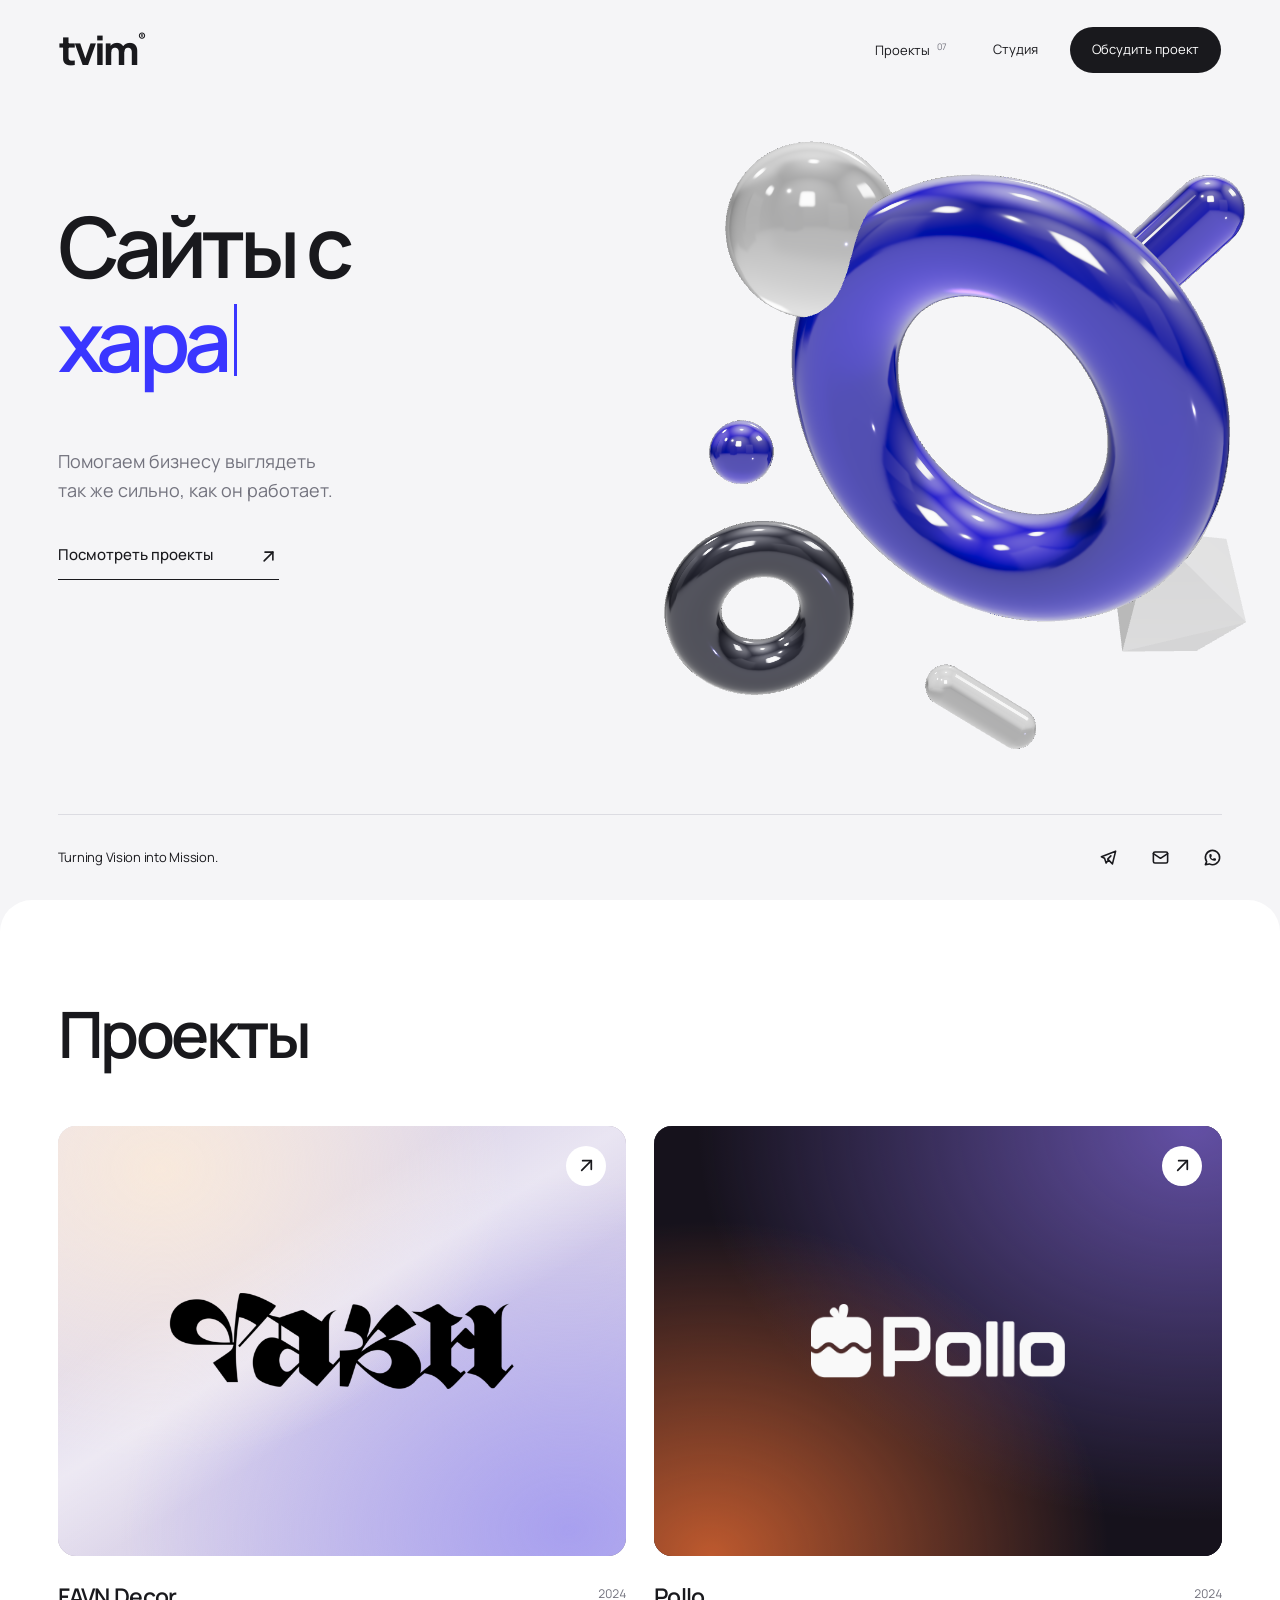
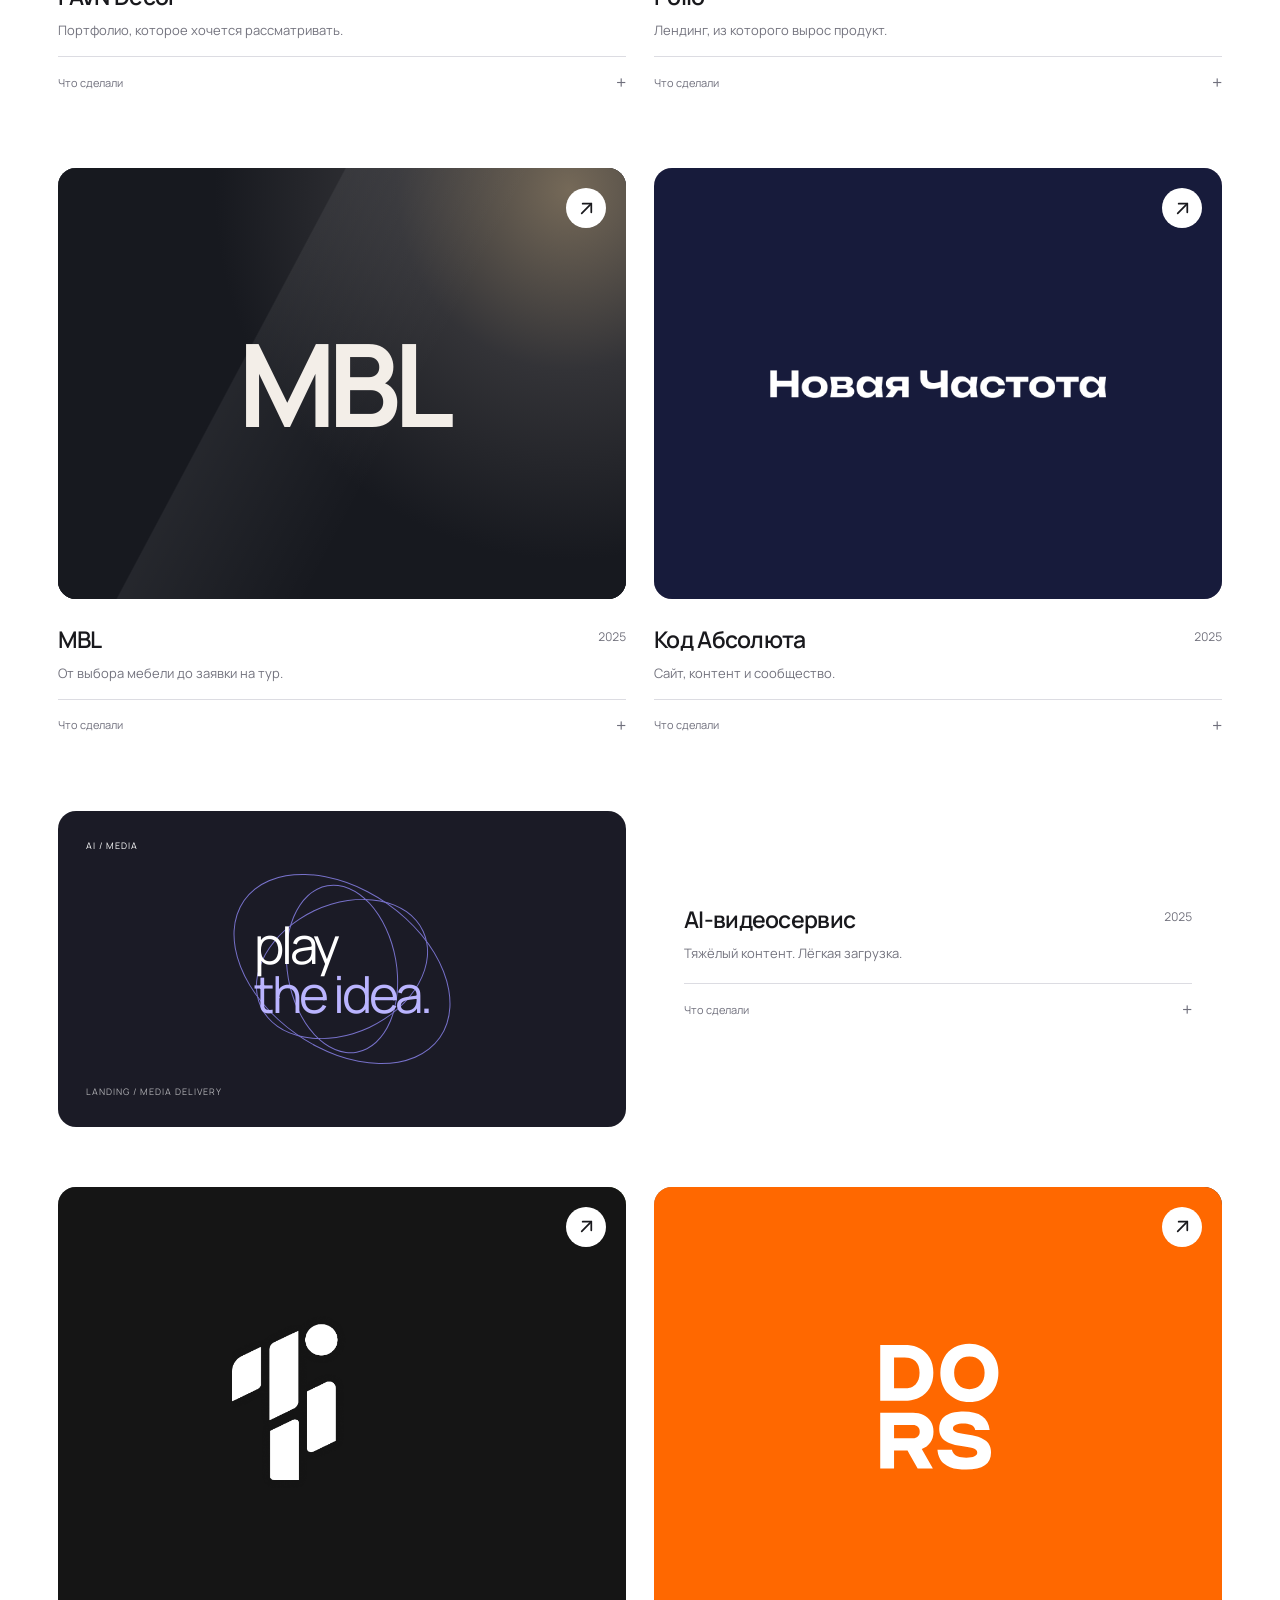
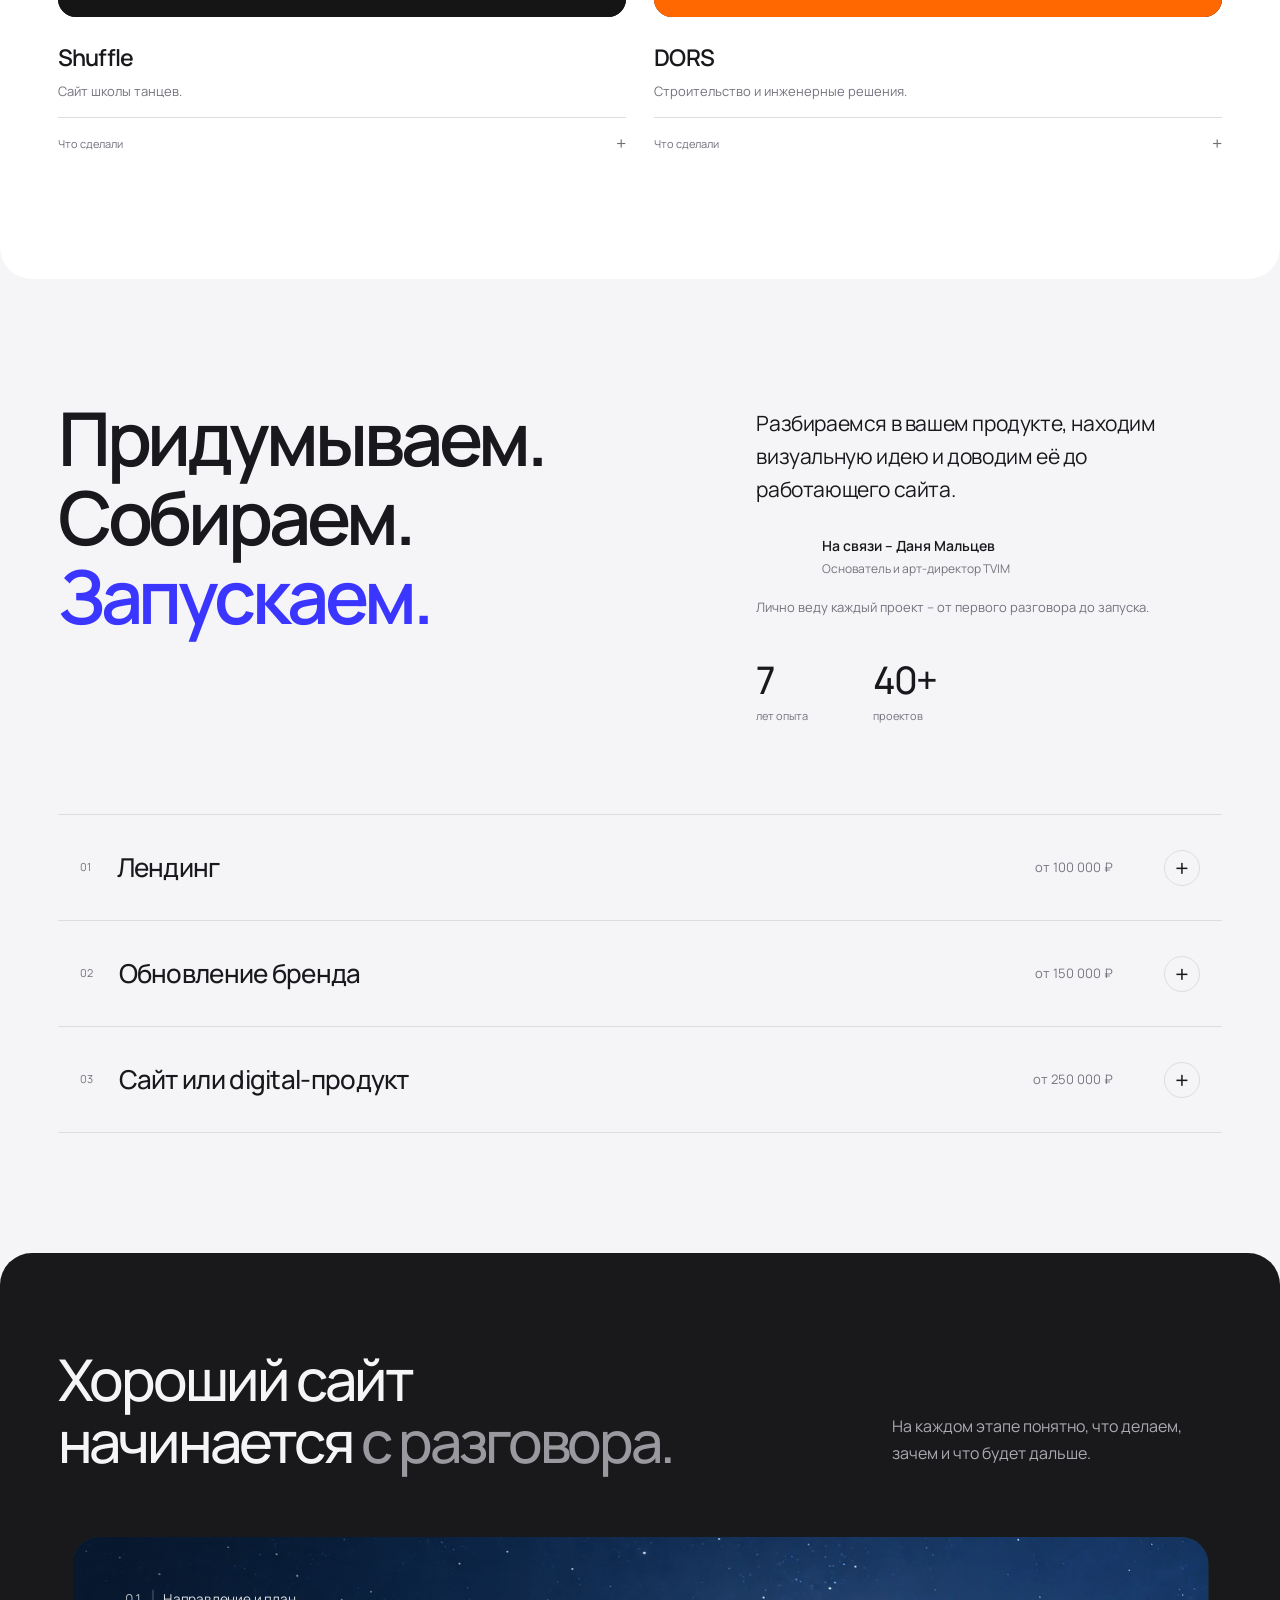
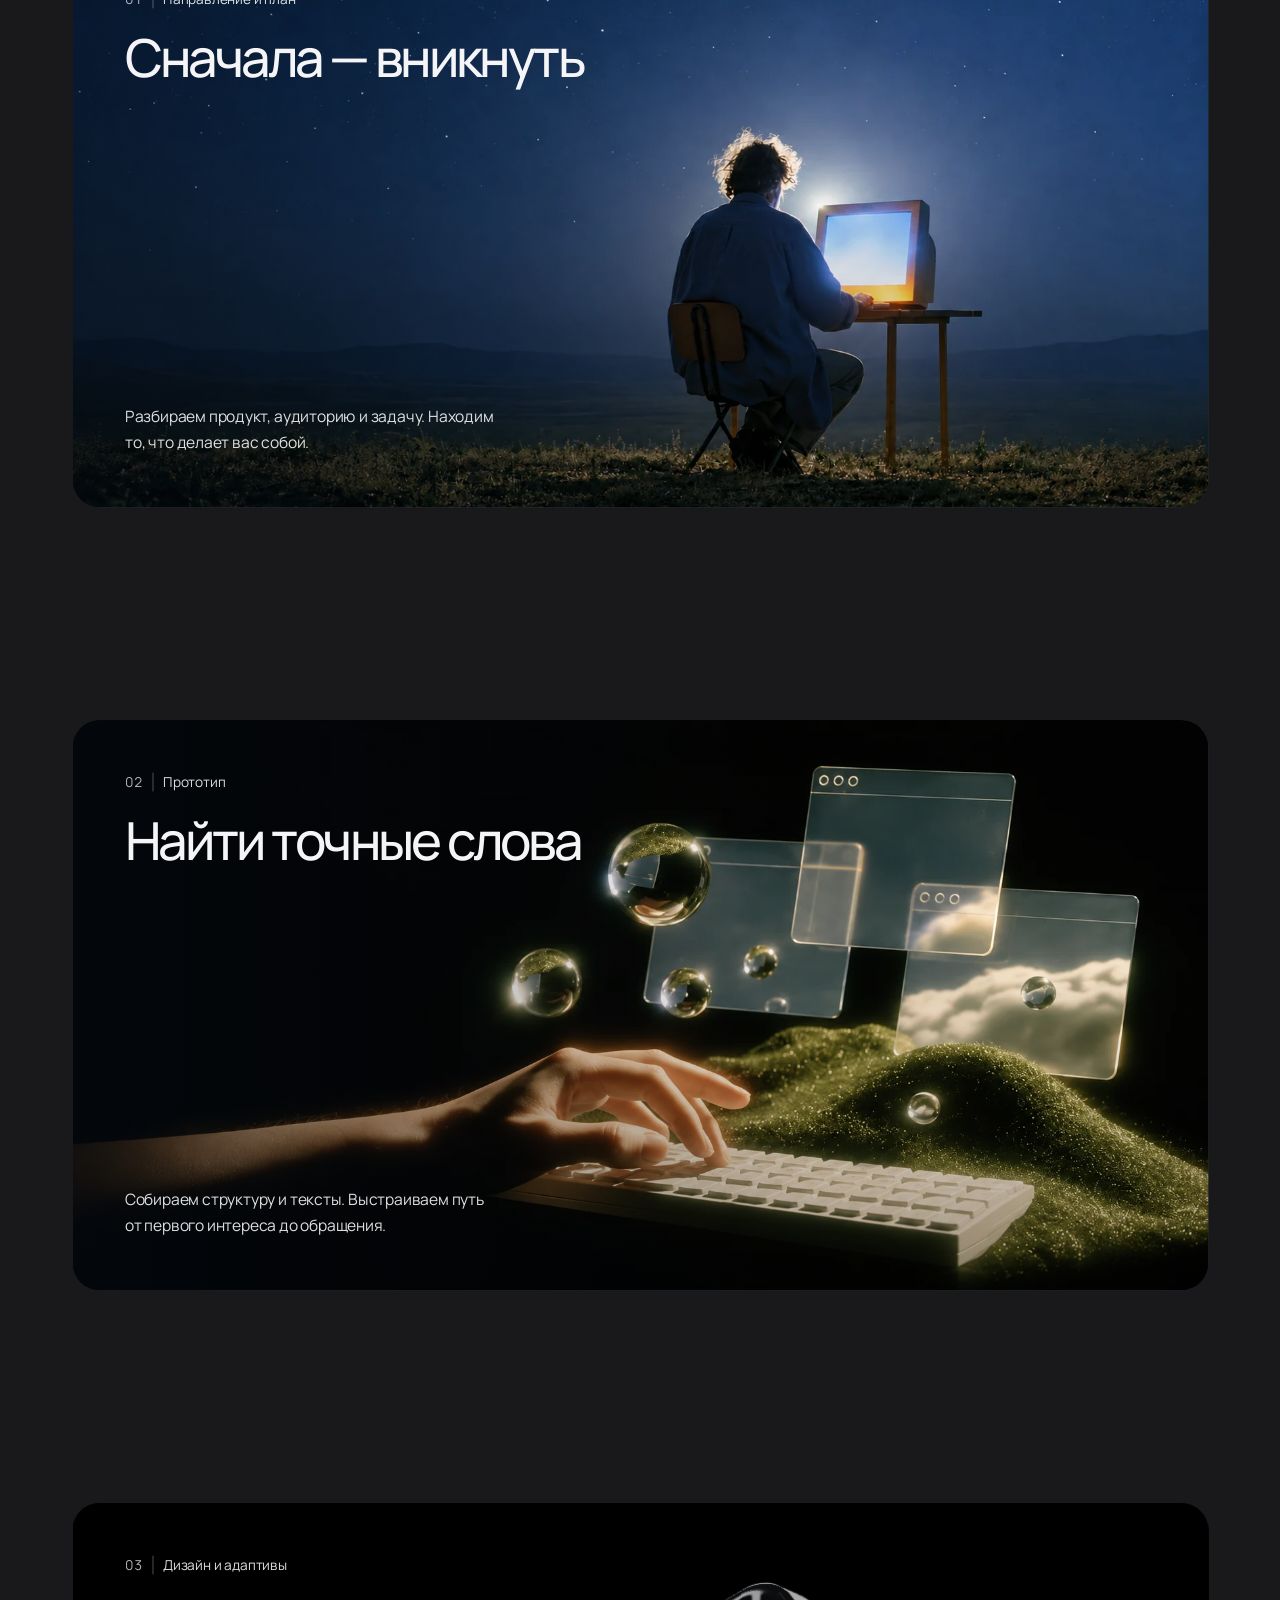
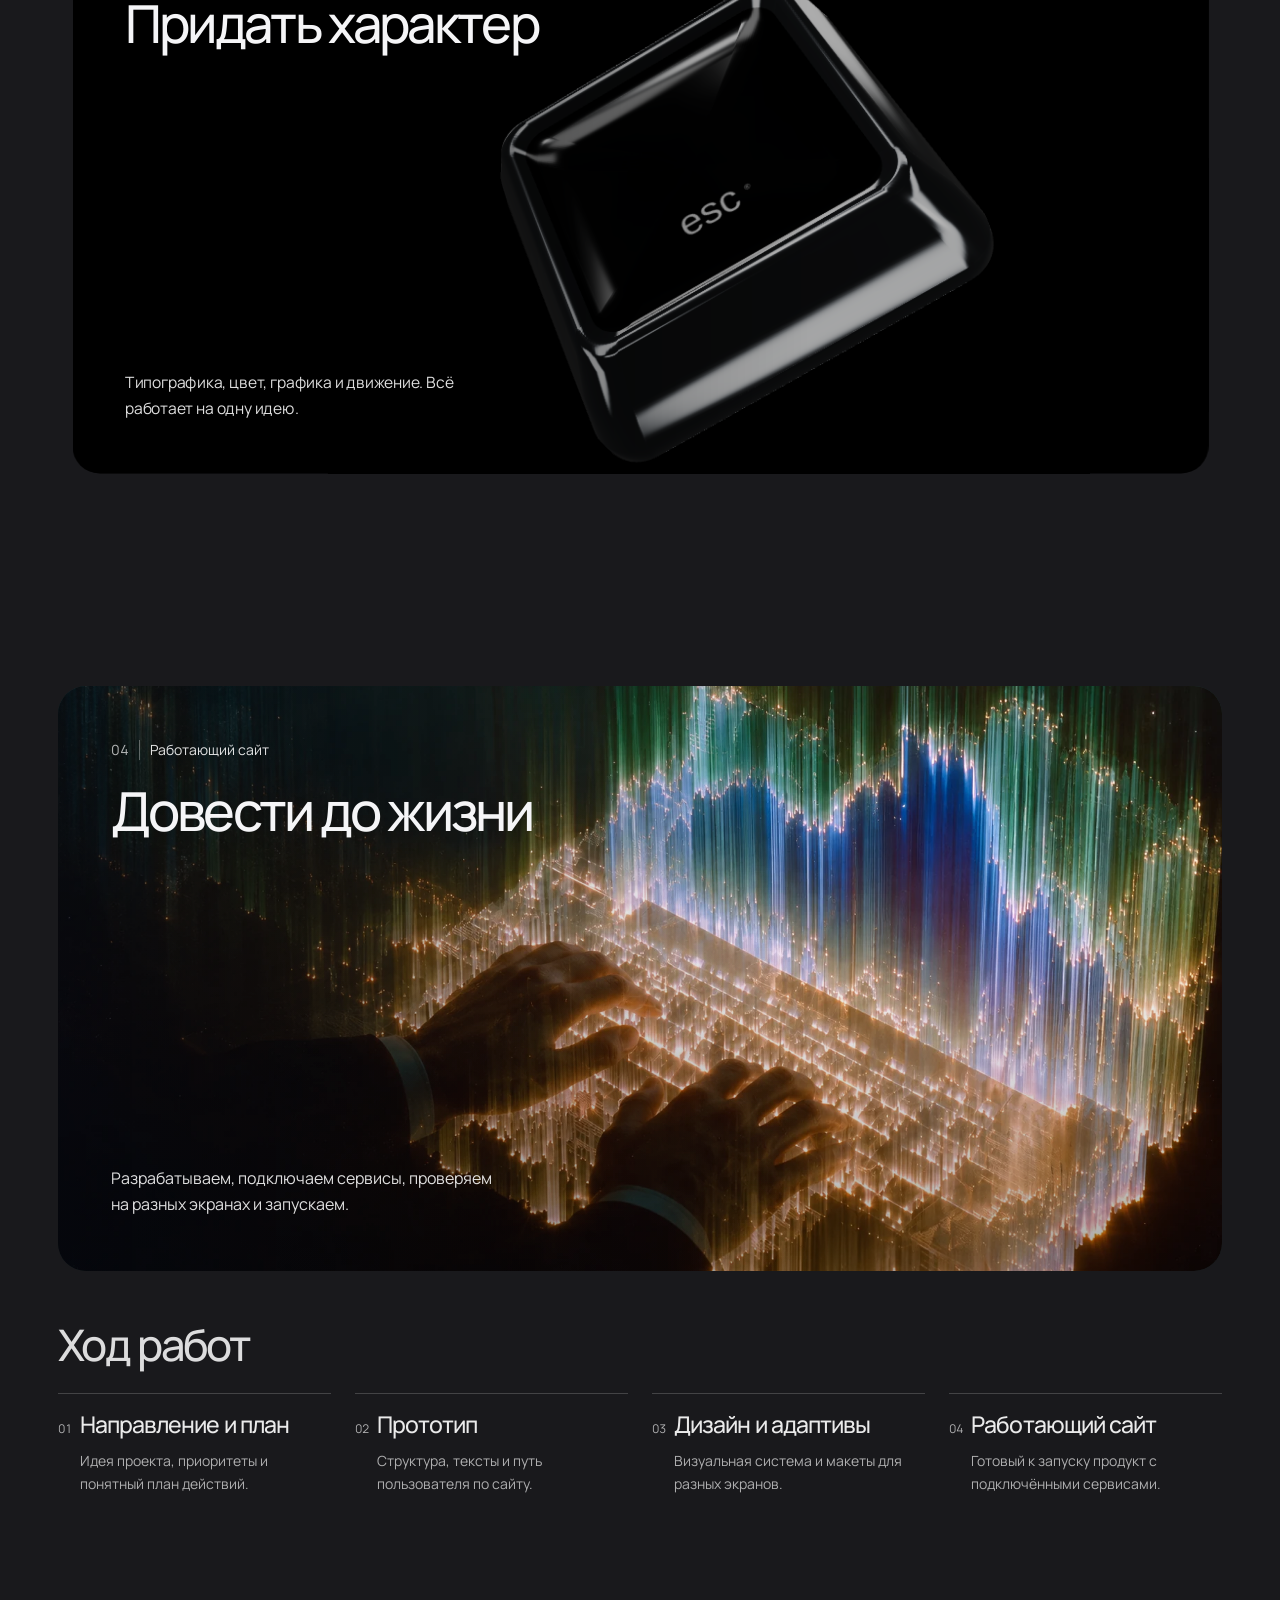
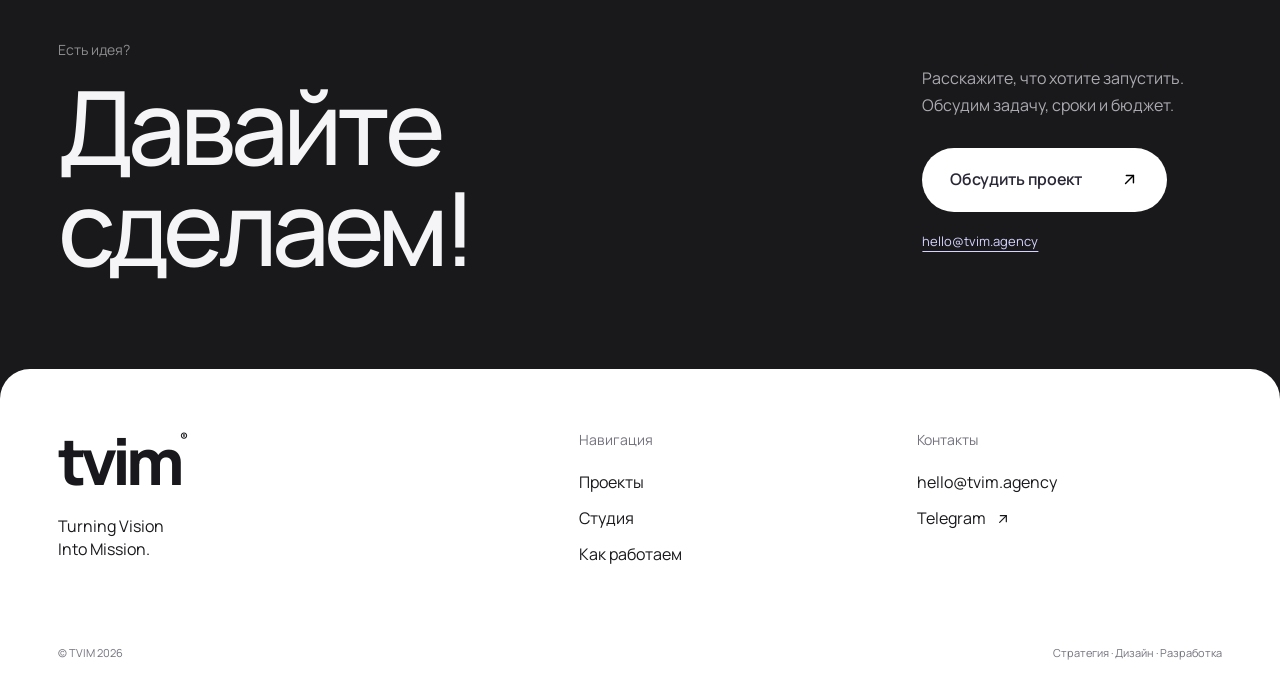
<file: index.html>
<!doctype html>
<html lang="ru"><head><meta charset="utf-8"><meta name="viewport" content="width=device-width,initial-scale=1"><title>TVIM — сайты с характером</title><meta name="description" content="TVIM — дизайн и разработка сайтов, брендинг и digital-продукты. Избранные проекты студии."><meta name="theme-color" content="#f5f5f7"><link rel="icon" href="data:image/svg+xml,%3Csvg xmlns='http://www.w3.org/2000/svg' viewBox='0 0 32 32'%3E%3Crect width='32' height='32' rx='8' fill='%233a36ff'/%3E%3Cpath d='M6 9h20v4h-8v12h-4V13H6' fill='white'/%3E%3C/svg%3E"><link rel="stylesheet" href="loader.css?v=20261017-clean-v3"><script src="loader.js?v=20261017-intro-v1"></script><link rel="stylesheet" href="style.css?v=20261017-scroll-v6"><link rel="stylesheet" href="process-posters.css?v=20261017-covers-v1"><link rel="stylesheet" href="refinements.css?v=20261109-process-v12"><script type="importmap">{"imports":{"three":"./vendor/three.module.js"}}</script></head>
<body><div class="site-loader" id="site-loader" aria-hidden="true"><div class="site-loader__logo">tvim<sup>®</sup></div><div class="site-loader__track"><span class="site-loader__bar"></span></div></div><a class="skip" href="#cases">К проектам</a>
<header class="nav"><a href="#top" class="logo" aria-label="TVIM — главная">tvim<span>®</span></a><nav aria-label="Навигация"><a href="#cases" data-section="cases" class="nav-item" aria-label="Проекты" data-tip="Проекты"><span class="nav-icon"><svg class="icon icon-outline" aria-hidden="true" focusable="false"
  xmlns="http://www.w3.org/2000/svg"
  width="24"
  height="24"
  viewBox="0 0 24 24"
  fill="none"
  stroke="currentColor"
  stroke-width="2"
  stroke-linecap="round"
  stroke-linejoin="round"
>
  <path d="M4 5a1 1 0 0 1 1 -1h4a1 1 0 0 1 1 1v4a1 1 0 0 1 -1 1h-4a1 1 0 0 1 -1 -1l0 -4" />
  <path d="M14 5a1 1 0 0 1 1 -1h4a1 1 0 0 1 1 1v4a1 1 0 0 1 -1 1h-4a1 1 0 0 1 -1 -1l0 -4" />
  <path d="M4 15a1 1 0 0 1 1 -1h4a1 1 0 0 1 1 1v4a1 1 0 0 1 -1 1h-4a1 1 0 0 1 -1 -1l0 -4" />
  <path d="M14 15a1 1 0 0 1 1 -1h4a1 1 0 0 1 1 1v4a1 1 0 0 1 -1 1h-4a1 1 0 0 1 -1 -1l0 -4" />
</svg><svg class="icon icon-filled" aria-hidden="true" focusable="false"
  xmlns="http://www.w3.org/2000/svg"
  width="24"
  height="24"
  viewBox="0 0 24 24"
  fill="currentColor"
>
  <path d="M9 3a2 2 0 0 1 2 2v4a2 2 0 0 1 -2 2h-4a2 2 0 0 1 -2 -2v-4a2 2 0 0 1 2 -2z" />
  <path d="M19 3a2 2 0 0 1 2 2v4a2 2 0 0 1 -2 2h-4a2 2 0 0 1 -2 -2v-4a2 2 0 0 1 2 -2z" />
  <path d="M9 13a2 2 0 0 1 2 2v4a2 2 0 0 1 -2 2h-4a2 2 0 0 1 -2 -2v-4a2 2 0 0 1 2 -2z" />
  <path d="M19 13a2 2 0 0 1 2 2v4a2 2 0 0 1 -2 2h-4a2 2 0 0 1 -2 -2v-4a2 2 0 0 1 2 -2z" />
</svg></span><span class="nav-label">Проекты <sup>07</sup></span></a><a href="#studio" data-section="studio" class="nav-item" aria-label="Студия" data-tip="Студия"><span class="nav-icon"><svg class="icon icon-outline" aria-hidden="true" focusable="false"
  xmlns="http://www.w3.org/2000/svg"
  width="24"
  height="24"
  viewBox="0 0 24 24"
  fill="none"
  stroke="currentColor"
  stroke-width="2"
  stroke-linecap="round"
  stroke-linejoin="round"
>
  <path d="M5 12l-2 0l9 -9l9 9l-2 0" />
  <path d="M5 12v7a2 2 0 0 0 2 2h10a2 2 0 0 0 2 -2v-7" />
  <path d="M9 21v-6a2 2 0 0 1 2 -2h2a2 2 0 0 1 2 2v6" />
</svg><svg class="icon icon-filled" aria-hidden="true" focusable="false"
  xmlns="http://www.w3.org/2000/svg"
  width="24"
  height="24"
  viewBox="0 0 24 24"
  fill="currentColor"
>
  <path d="M12.707 2.293l9 9c.63 .63 .184 1.707 -.707 1.707h-1v6a3 3 0 0 1 -3 3h-1v-7a3 3 0 0 0 -2.824 -2.995l-.176 -.005h-2a3 3 0 0 0 -3 3v7h-1a3 3 0 0 1 -3 -3v-6h-1c-.89 0 -1.337 -1.077 -.707 -1.707l9 -9a1 1 0 0 1 1.414 0m.293 11.707a1 1 0 0 1 1 1v7h-4v-7a1 1 0 0 1 .883 -.993l.117 -.007z" />
</svg></span><span class="nav-label">Студия</span></a><a data-section="contact" class="nav-item contact-link" href="#contact" aria-label="Обсудить проект" data-tip="Обсудить проект"><span class="nav-icon"><svg class="icon icon-outline" aria-hidden="true" focusable="false"
  xmlns="http://www.w3.org/2000/svg"
  width="24"
  height="24"
  viewBox="0 0 24 24"
  fill="none"
  stroke="currentColor"
  stroke-width="2"
  stroke-linecap="round"
  stroke-linejoin="round"
>
  <path d="M3 20l1.3 -3.9c-2.324 -3.437 -1.426 -7.872 2.1 -10.374c3.526 -2.501 8.59 -2.296 11.845 .48c3.255 2.777 3.695 7.266 1.029 10.501c-2.666 3.235 -7.615 4.215 -11.574 2.293l-4.7 1" />
</svg><svg class="icon icon-filled" aria-hidden="true" focusable="false"
  xmlns="http://www.w3.org/2000/svg"
  width="24"
  height="24"
  viewBox="0 0 24 24"
  fill="currentColor"
>
  <path d="M5.821 4.91c3.899 -2.765 9.468 -2.539 13.073 .535c3.667 3.129 4.168 8.238 1.152 11.898c-2.841 3.447 -7.965 4.583 -12.231 2.805l-.233 -.101l-4.374 .931l-.04 .006l-.035 .007h-.018l-.022 .005h-.038l-.033 .004l-.021 -.001l-.023 .001l-.033 -.003h-.035l-.022 -.004l-.022 -.002l-.035 -.007l-.034 -.005l-.016 -.004l-.024 -.005l-.049 -.016l-.024 -.005l-.011 -.005l-.022 -.007l-.045 -.02l-.03 -.012l-.011 -.006l-.014 -.006l-.031 -.018l-.045 -.024l-.016 -.011l-.037 -.026l-.04 -.027l-.002 -.004l-.013 -.009l-.043 -.04l-.025 -.02l-.006 -.007l-.056 -.062l-.013 -.014l-.011 -.014l-.039 -.056l-.014 -.019l-.005 -.01l-.042 -.073l-.007 -.012l-.004 -.008l-.007 -.012l-.014 -.038l-.02 -.042l-.004 -.016l-.004 -.01l-.017 -.061l-.007 -.018l-.002 -.015l-.005 -.019l-.005 -.033l-.008 -.042l-.002 -.031l-.003 -.01v-.016l-.004 -.054l.001 -.036l.001 -.023l.002 -.053l.004 -.025v-.019l.008 -.035l.005 -.034l.005 -.02l.004 -.02l.018 -.06l.003 -.013l1.15 -3.45l-.022 -.037c-2.21 -3.747 -1.209 -8.391 2.413 -11.119z" />
</svg></span><span class="nav-label">Обсудить проект</span></a></nav><span class="nav-progress" aria-hidden="true"></span></header>
<main>
<section class="hero" id="top">
<div class="hero-copy"><h1 aria-label="Сайты с характером"><span>Сайты с</span><br><span class="type-line" aria-hidden="true"><em id="typed-word">характером.</em><i class="type-caret"></i></span></h1><button class="type-toggle" type="button" aria-pressed="false" aria-label="Остановить смену заголовка">Ⅱ</button><p class="lead">Помогаем бизнесу выглядеть<br>так же сильно, как он работает.</p><a class="service-action hero-project-link" href="#cases">Посмотреть проекты <span><span class="arrow-motion" aria-hidden="true"><svg class="arrow arrow-first" aria-hidden="true" focusable="false"
  xmlns="http://www.w3.org/2000/svg"
  width="24"
  height="24"
  viewBox="0 0 24 24"
  fill="none"
  stroke="currentColor"
  stroke-width="2"
  stroke-linecap="round"
  stroke-linejoin="round"
>
  <path d="M17 7l-10 10" />
  <path d="M8 7l9 0l0 9" />
</svg><svg class="arrow arrow-second" aria-hidden="true" focusable="false"
  xmlns="http://www.w3.org/2000/svg"
  width="24"
  height="24"
  viewBox="0 0 24 24"
  fill="none"
  stroke="currentColor"
  stroke-width="2"
  stroke-linecap="round"
  stroke-linejoin="round"
>
  <path d="M17 7l-10 10" />
  <path d="M8 7l9 0l0 9" />
</svg></span></span></a></div>
<div class="scene" id="scene"><div class="scene-fallback" aria-hidden="true"><i></i><i></i><i></i></div><canvas id="hero-canvas" aria-hidden="true"></canvas></div>
<div class="hero-foot"><span>Turning Vision into Mission.</span><div class="social-links"><a href="https://t.me/danyamaltsev" target="_blank" rel="noopener" aria-label="Telegram" title="Telegram"><svg class="icon" aria-hidden="true" focusable="false"
  xmlns="http://www.w3.org/2000/svg"
  width="24"
  height="24"
  viewBox="0 0 24 24"
  fill="none"
  stroke="currentColor"
  stroke-width="2"
  stroke-linecap="round"
  stroke-linejoin="round"
>
  <path d="M15 10l-4 4l6 6l4 -16l-18 7l4 2l2 6l3 -4" />
</svg></a><a href="mailto:hello@tvim.agency" aria-label="Написать на почту" title="Почта"><svg class="icon" aria-hidden="true" focusable="false"
  xmlns="http://www.w3.org/2000/svg"
  width="24"
  height="24"
  viewBox="0 0 24 24"
  fill="none"
  stroke="currentColor"
  stroke-width="2"
  stroke-linecap="round"
  stroke-linejoin="round"
>
  <path d="M3 7a2 2 0 0 1 2 -2h14a2 2 0 0 1 2 2v10a2 2 0 0 1 -2 2h-14a2 2 0 0 1 -2 -2v-10" />
  <path d="M3 7l9 6l9 -6" />
</svg></a><button type="button" class="whatsapp-demo" aria-label="WhatsApp — демо" title="WhatsApp — демо"><svg class="icon" aria-hidden="true" focusable="false"
  xmlns="http://www.w3.org/2000/svg"
  width="24"
  height="24"
  viewBox="0 0 24 24"
  fill="none"
  stroke="currentColor"
  stroke-width="2"
  stroke-linecap="round"
  stroke-linejoin="round"
>
  <path d="M3 21l1.65 -3.8a9 9 0 1 1 3.4 2.9l-5.05 .9" />
  <path d="M9 10a.5 .5 0 0 0 1 0v-1a.5 .5 0 0 0 -1 0v1a5 5 0 0 0 5 5h1a.5 .5 0 0 0 0 -1h-1a.5 .5 0 0 0 0 1" />
</svg></button></div></div>
</section>



<section class="work" id="cases"><div class="section-top"><h2>Проекты</h2></div>
<div class="work-grid">
<article class="project project-favn"><a href="https://favndecor.ru/" target="_blank" rel="noopener" class="project-visual scroll-preview" aria-label="Открыть FAVN Decor"><div class="project-cover cover-favn" aria-hidden="true"><img class="cover-logo-favn" src="assets/favn-logo.png" alt="" width="572" height="160" loading="lazy"></div><div class="mockup-stage" aria-hidden="true"><div class="device-mockup"><div class="preview-browser"><div class="browser-chrome"><i></i><i></i><i></i><span>favndecor.ru</span></div><div class="preview-window"><div class="preview-reel"><div class="favn-frame favn-first"><img src="assets/favn-scroll.jpg" width="1280" height="720" alt="Главная страница FAVN Decor" loading="lazy"></div><div class="favn-frame favn-subframe"><img src="assets/favn-services.jpg" width="1280" height="720" alt="Услуги FAVN Decor" loading="lazy"><span class="favn-side-title" aria-hidden="true">Услуги</span></div><div class="favn-frame favn-subframe"><img src="assets/favn-projects.jpg" width="1280" height="720" alt="Проекты FAVN Decor" loading="lazy"><span class="favn-side-title" aria-hidden="true">Проекты</span></div></div></div></div><span class="device-deck"></span></div><span class="mockup-label">FAVN DECOR</span></div><span class="project-open" aria-hidden="true"><span class="arrow-motion" aria-hidden="true"><svg class="arrow arrow-first" aria-hidden="true" focusable="false"
  xmlns="http://www.w3.org/2000/svg"
  width="24"
  height="24"
  viewBox="0 0 24 24"
  fill="none"
  stroke="currentColor"
  stroke-width="2"
  stroke-linecap="round"
  stroke-linejoin="round"
>
  <path d="M17 7l-10 10" />
  <path d="M8 7l9 0l0 9" />
</svg><svg class="arrow arrow-second" aria-hidden="true" focusable="false"
  xmlns="http://www.w3.org/2000/svg"
  width="24"
  height="24"
  viewBox="0 0 24 24"
  fill="none"
  stroke="currentColor"
  stroke-width="2"
  stroke-linecap="round"
  stroke-linejoin="round"
>
  <path d="M17 7l-10 10" />
  <path d="M8 7l9 0l0 9" />
</svg></span></span></a><div class="project-caption"><div><h3>FAVN Decor</h3><p>Портфолио, которое хочется рассматривать.</p></div><span class="case-year" data-year="favn" title="Пример года для макета">2024</span></div><details><summary>Что сделали <span>+</span></summary><p>Вёрстка более 50 страниц, адаптивы и последующие доработки. Часть исходного дизайна создана командой проекта.</p></details></article>
<article class="project project-pollo"><a class="project-visual scroll-preview" href="https://polloverse.io/" target="_blank" rel="noopener" aria-label="Открыть сайт Pollo"><div class="project-cover cover-pollo" aria-hidden="true"><img class="cover-logo-pollo" src="assets/pollo-logo.png" width="298" height="87" alt="" loading="lazy"></div><div class="mockup-stage" aria-hidden="true"><div class="device-mockup"><div class="preview-browser"><div class="browser-chrome"><i></i><i></i><i></i><span>polloverse.io</span></div><div class="preview-window"><div class="preview-reel pollo-reel"><img src="assets/pollo-scroll.webp" width="1280" height="7697" alt="" loading="lazy" decoding="async"></div></div></div><span class="device-deck"></span></div></div><span class="project-open" aria-hidden="true"><span class="arrow-motion" aria-hidden="true"><svg class="arrow arrow-first" aria-hidden="true" focusable="false"
  xmlns="http://www.w3.org/2000/svg"
  width="24"
  height="24"
  viewBox="0 0 24 24"
  fill="none"
  stroke="currentColor"
  stroke-width="2"
  stroke-linecap="round"
  stroke-linejoin="round"
>
  <path d="M17 7l-10 10" />
  <path d="M8 7l9 0l0 9" />
</svg><svg class="arrow arrow-second" aria-hidden="true" focusable="false"
  xmlns="http://www.w3.org/2000/svg"
  width="24"
  height="24"
  viewBox="0 0 24 24"
  fill="none"
  stroke="currentColor"
  stroke-width="2"
  stroke-linecap="round"
  stroke-linejoin="round"
>
  <path d="M17 7l-10 10" />
  <path d="M8 7l9 0l0 9" />
</svg></span></span></a><div class="project-caption"><div><h3>Pollo</h3><p>Лендинг, из которого вырос продукт.</p></div><span class="case-year" data-year="pollo" title="Пример года для макета">2024</span></div><details><summary>Что сделали <span>+</span></summary><p>После лендинга спроектировали Telegram Mini App: продуктовую логику, пользовательские сценарии и систему экранов. Аудитория на пике — до 50 000 человек, по материалам TVIM.</p></details></article>
<article class="project project-mbl"><a href="https://mbltour.ru/" target="_blank" rel="noopener" class="project-visual scroll-preview" aria-label="Открыть MBL"><div class="project-cover cover-mbl" aria-hidden="true"><div class="cover-wordmark">MBL</div></div><div class="mockup-stage" aria-hidden="true"><div class="device-mockup"><div class="preview-browser"><div class="browser-chrome"><i></i><i></i><i></i><span>mbltour.ru</span></div><div class="preview-window"><div class="preview-reel mbl-reel"><img src="assets/mbl-scroll.webp" width="1600" height="3132" alt="Макет сайта MBL: первый экран, коллекция мебели и информация о компании" loading="lazy"></div></div></div><span class="device-deck"></span></div><span class="mockup-label">MBL / COLLECTION</span></div><span class="project-open" aria-hidden="true"><span class="arrow-motion" aria-hidden="true"><svg class="arrow arrow-first" aria-hidden="true" focusable="false"
  xmlns="http://www.w3.org/2000/svg"
  width="24"
  height="24"
  viewBox="0 0 24 24"
  fill="none"
  stroke="currentColor"
  stroke-width="2"
  stroke-linecap="round"
  stroke-linejoin="round"
>
  <path d="M17 7l-10 10" />
  <path d="M8 7l9 0l0 9" />
</svg><svg class="arrow arrow-second" aria-hidden="true" focusable="false"
  xmlns="http://www.w3.org/2000/svg"
  width="24"
  height="24"
  viewBox="0 0 24 24"
  fill="none"
  stroke="currentColor"
  stroke-width="2"
  stroke-linecap="round"
  stroke-linejoin="round"
>
  <path d="M17 7l-10 10" />
  <path d="M8 7l9 0l0 9" />
</svg></span></span></a><div class="project-caption"><div><h3>MBL</h3><p>От выбора мебели до заявки на тур.</p></div><span class="case-year" data-year="mbl" title="Пример года для макета">2024</span></div><details><summary>Что сделали <span>+</span></summary><p>Дизайн и разработка интернет-магазина: многоуровневый каталог, навигация и заявочные сценарии для онлайн- и офлайн-туров по фабрикам Китая.</p></details></article>
<article class="project project-kod"><a class="project-visual scroll-preview" href="https://kodabsoluta.ru/" target="_blank" rel="noopener" aria-label="Открыть Код Абсолюта"><div class="project-cover cover-kod" aria-hidden="true"><img class="case-logo case-logo-kod" src="assets/kod-logo.png" alt="" loading="lazy"></div><div class="mockup-stage" aria-hidden="true"><div class="device-mockup"><div class="preview-browser"><div class="browser-chrome"><i></i><i></i><i></i><span>kodabsoluta.ru</span></div><div class="preview-window"><div class="preview-reel site-reel kod-reel"><img src="assets/kod-scroll.webp" width="1280" height="5652" alt="" loading="lazy" decoding="async"></div></div></div><span class="device-deck"></span></div></div><span class="project-open" aria-hidden="true"><span class="arrow-motion" aria-hidden="true"><svg class="arrow arrow-first" aria-hidden="true" focusable="false"
  xmlns="http://www.w3.org/2000/svg"
  width="24"
  height="24"
  viewBox="0 0 24 24"
  fill="none"
  stroke="currentColor"
  stroke-width="2"
  stroke-linecap="round"
  stroke-linejoin="round"
>
  <path d="M17 7l-10 10" />
  <path d="M8 7l9 0l0 9" />
</svg><svg class="arrow arrow-second" aria-hidden="true" focusable="false"
  xmlns="http://www.w3.org/2000/svg"
  width="24"
  height="24"
  viewBox="0 0 24 24"
  fill="none"
  stroke="currentColor"
  stroke-width="2"
  stroke-linecap="round"
  stroke-linejoin="round"
>
  <path d="M17 7l-10 10" />
  <path d="M8 7l9 0l0 9" />
</svg></span></span></a><div class="project-caption"><div><h3>Код Абсолюта</h3><p>Сайт, контент и сообщество.</p></div><span class="case-year" data-year="kod" title="Пример года для макета">2024</span></div><details><summary>Что сделали <span>+</span></summary><p>Создали и развивали сайт, связав его с YouTube и Telegram. С мая 2025 по июль 2026 через сайт оформлено 4 433 заказа на 13,4 млн ₽; аудитория сообщества — 4 000 человек. Данные из материалов TVIM.</p></details></article>

<article class="project project-media"><div class="project-visual media-cover" role="img" aria-label="Концептуальная обложка AI-видеосервиса"><span class="cover-label">AI / MEDIA</span><div class="media-orbit"><i></i><i></i><i></i><span>play<br><em>the idea.</em></span></div><span class="cover-period">LANDING / MEDIA DELIVERY</span></div><div class="project-caption"><div><h3>AI-видеосервис</h3><p>Тяжёлый контент. Лёгкая загрузка.</p></div><span class="case-year" data-year="media" title="Пример года для макета">2025</span></div><details><summary>Что сделали <span>+</span></summary><p>Базовая структура, визуальное направление, мультиязычность и выдача изображений и видео через CDN. Последующие изменения — команда клиента.</p></details></article><article class="project project-shuffle"><a class="project-visual scroll-preview" href="https://shuffle.spb.ru/" target="_blank" rel="noopener" aria-label="Открыть Shuffle"><div class="project-cover cover-shuffle" aria-hidden="true"><img class="case-logo case-logo-shuffle" src="assets/shuffle-logo.png" alt="" loading="lazy"></div><div class="mockup-stage" aria-hidden="true"><div class="device-mockup"><div class="preview-browser"><div class="browser-chrome"><i></i><i></i><i></i><span>shuffle.spb.ru</span></div><div class="preview-window"><div class="preview-reel site-reel shuffle-reel"><img src="assets/shuffle-scroll.webp" width="1280" height="6302" alt="" loading="lazy" decoding="async"></div></div></div><span class="device-deck"></span></div></div><span class="project-open" aria-hidden="true"><span class="arrow-motion" aria-hidden="true"><svg class="arrow arrow-first" aria-hidden="true" focusable="false"
  xmlns="http://www.w3.org/2000/svg"
  width="24"
  height="24"
  viewBox="0 0 24 24"
  fill="none"
  stroke="currentColor"
  stroke-width="2"
  stroke-linecap="round"
  stroke-linejoin="round"
>
  <path d="M17 7l-10 10" />
  <path d="M8 7l9 0l0 9" />
</svg><svg class="arrow arrow-second" aria-hidden="true" focusable="false"
  xmlns="http://www.w3.org/2000/svg"
  width="24"
  height="24"
  viewBox="0 0 24 24"
  fill="none"
  stroke="currentColor"
  stroke-width="2"
  stroke-linecap="round"
  stroke-linejoin="round"
>
  <path d="M17 7l-10 10" />
  <path d="M8 7l9 0l0 9" />
</svg></span></span></a><div class="project-caption"><div><h3>Shuffle</h3><p>Сайт школы танцев.</p></div></div><details><summary>Что сделали <span>+</span></summary><p>Дизайн, вёрстка и SEO-оптимизация многостраничного сайта школы танцев. В превью — главная страница.</p></details></article><article class="project project-dors"><a class="project-visual scroll-preview" href="https://dorssolution.ru/" target="_blank" rel="noopener" aria-label="Открыть DORS"><div class="project-cover cover-dors" aria-hidden="true"><img class="case-logo case-logo-dors" src="assets/dors-logo.svg" alt="" loading="lazy"></div><div class="mockup-stage" aria-hidden="true"><div class="device-mockup"><div class="preview-browser"><div class="browser-chrome"><i></i><i></i><i></i><span>dorssolution.ru</span></div><div class="preview-window"><div class="preview-reel site-reel dors-reel"><img src="assets/dors-scroll.webp" width="1280" height="5708" alt="" loading="lazy" decoding="async"></div></div></div><span class="device-deck"></span></div></div><span class="project-open" aria-hidden="true"><span class="arrow-motion" aria-hidden="true"><svg class="arrow arrow-first" aria-hidden="true" focusable="false"
  xmlns="http://www.w3.org/2000/svg"
  width="24"
  height="24"
  viewBox="0 0 24 24"
  fill="none"
  stroke="currentColor"
  stroke-width="2"
  stroke-linecap="round"
  stroke-linejoin="round"
>
  <path d="M17 7l-10 10" />
  <path d="M8 7l9 0l0 9" />
</svg><svg class="arrow arrow-second" aria-hidden="true" focusable="false"
  xmlns="http://www.w3.org/2000/svg"
  width="24"
  height="24"
  viewBox="0 0 24 24"
  fill="none"
  stroke="currentColor"
  stroke-width="2"
  stroke-linecap="round"
  stroke-linejoin="round"
>
  <path d="M17 7l-10 10" />
  <path d="M8 7l9 0l0 9" />
</svg></span></span></a><div class="project-caption"><div><h3>DORS</h3><p>Строительство и инженерные решения.</p></div></div><details><summary>Что сделали <span>+</span></summary><p>Сайт строительной компании: проекты, направления работы и заявка на обсуждение задачи. В превью — главная страница.</p></details></article></div>
</section>
<section class="studio" id="studio"><div class="studio-main"><h2>Придумываем.<br>Собираем.<br><em>Запускаем.</em></h2><div class="studio-copy"><p>Разбираемся в вашем продукте, находим визуальную идею и доводим её до работающего сайта.</p><div class="founder-signature"><img class="founder-avatar" src="assets/danya-maltsev.jpg" width="52" height="52" alt="Даня Мальцев" loading="lazy" decoding="async"><div><p class="founder-name">На связи – Даня Мальцев</p><p class="founder-role">Основатель и арт-директор TVIM</p></div></div><p class="founder-note">Лично веду каждый проект – от первого разговора до запуска.</p><div class="studio-proof"><span><strong>7</strong>лет опыта</span><span><strong>40+</strong>проектов</span></div></div></div>
<div class="services" id="offers"><details><summary><span class="service-index">01</span><h3>Лендинг</h3><span class="service-price">от 100 000 ₽</span><span>+</span></summary><div class="service-content"><div class="service-description"><h4 class="service-kicker">Смысл → дизайн → запуск</h4><p>Структура, тексты, индивидуальный дизайн, адаптив и запуск. Спринт за 7 дней — при согласованном объёме, готовом продукте и одном человеке, принимающем решения.</p><a class="service-action" href="https://t.me/danyamaltsev" target="_blank" rel="noopener">Обсудить лендинг<span class="arrow-motion" aria-hidden="true"><svg class="arrow arrow-first" aria-hidden="true" focusable="false"
  xmlns="http://www.w3.org/2000/svg"
  width="24"
  height="24"
  viewBox="0 0 24 24"
  fill="none"
  stroke="currentColor"
  stroke-width="2"
  stroke-linecap="round"
  stroke-linejoin="round"
>
  <path d="M17 7l-10 10" />
  <path d="M8 7l9 0l0 9" />
</svg><svg class="arrow arrow-second" aria-hidden="true" focusable="false"
  xmlns="http://www.w3.org/2000/svg"
  width="24"
  height="24"
  viewBox="0 0 24 24"
  fill="none"
  stroke="currentColor"
  stroke-width="2"
  stroke-linecap="round"
  stroke-linejoin="round"
>
  <path d="M17 7l-10 10" />
  <path d="M8 7l9 0l0 9" />
</svg></span></a></div><div class="service-art art-landing" aria-hidden="true"><div class="mini-site"><div class="mini-nav"><b>forma®</b><span>menu +</span></div><div class="mini-hero"><strong>Есть идея.<br>Есть форма.</strong><div class="mini-orb"></div></div><div class="mini-bottom"><span>Начать с главного</span><b>↗</b></div></div><div class="mini-mobile"><span>forma®</span><b>Всё<br>на своём<br>месте.</b><i></i></div></div></div></details><details><summary><span class="service-index">02</span><h3>Обновление бренда</h3><span class="service-price">от 150 000 ₽</span><span>+</span></summary><div class="service-content"><div class="service-description"><h4 class="service-kicker">От первого впечатления до системы</h4><p>Аудит подачи, визуальное направление, айдентика, дизайн-система и ключевые страницы. Состав работ определяем после знакомства с задачей.</p><a class="service-action" href="https://t.me/danyamaltsev" target="_blank" rel="noopener">Обсудить обновление<span class="arrow-motion" aria-hidden="true"><svg class="arrow arrow-first" aria-hidden="true" focusable="false"
  xmlns="http://www.w3.org/2000/svg"
  width="24"
  height="24"
  viewBox="0 0 24 24"
  fill="none"
  stroke="currentColor"
  stroke-width="2"
  stroke-linecap="round"
  stroke-linejoin="round"
>
  <path d="M17 7l-10 10" />
  <path d="M8 7l9 0l0 9" />
</svg><svg class="arrow arrow-second" aria-hidden="true" focusable="false"
  xmlns="http://www.w3.org/2000/svg"
  width="24"
  height="24"
  viewBox="0 0 24 24"
  fill="none"
  stroke="currentColor"
  stroke-width="2"
  stroke-linecap="round"
  stroke-linejoin="round"
>
  <path d="M17 7l-10 10" />
  <path d="M8 7l9 0l0 9" />
</svg></span></a></div><div class="service-art art-brand" aria-hidden="true"><div class="brand-sheet"><span>Визуальная система / 01</span><strong>Aa<span>Бб</span></strong><div class="swatches"><i></i><i></i><i></i><i></i></div></div><div class="brand-sticker">свой<br><em>почерк.</em><span>✳</span></div></div></div></details><details><summary><span class="service-index">03</span><h3>Сайт или digital-продукт</h3><span class="service-price">от 250 000 ₽</span><span>+</span></summary><div class="service-content"><div class="service-description"><h4 class="service-kicker">Сценарии, которые складываются в продукт</h4><p>Многостраничные сайты, каталоги, Telegram Mini Apps, боты и интеграции. Оцениваем стоимость и сроки после разбора сценариев.</p><a class="service-action" href="https://t.me/danyamaltsev" target="_blank" rel="noopener">Обсудить продукт<span class="arrow-motion" aria-hidden="true"><svg class="arrow arrow-first" aria-hidden="true" focusable="false"
  xmlns="http://www.w3.org/2000/svg"
  width="24"
  height="24"
  viewBox="0 0 24 24"
  fill="none"
  stroke="currentColor"
  stroke-width="2"
  stroke-linecap="round"
  stroke-linejoin="round"
>
  <path d="M17 7l-10 10" />
  <path d="M8 7l9 0l0 9" />
</svg><svg class="arrow arrow-second" aria-hidden="true" focusable="false"
  xmlns="http://www.w3.org/2000/svg"
  width="24"
  height="24"
  viewBox="0 0 24 24"
  fill="none"
  stroke="currentColor"
  stroke-width="2"
  stroke-linecap="round"
  stroke-linejoin="round"
>
  <path d="M17 7l-10 10" />
  <path d="M8 7l9 0l0 9" />
</svg></span></a></div><div class="service-art art-product" aria-hidden="true"><div class="product-window"><div class="product-sidebar">t.<i></i><i></i><i></i></div><div class="product-main"><span>Обзор проекта </span><strong>Всё под рукой.</strong><div class="product-chart"><i></i><i></i><i></i><i></i><i></i><i></i><i></i></div><div class="product-tiles"><span>Каталог</span><span>Сценарии</span><span>Интеграции</span></div></div></div></div></div></details></div></section>
<section class="process process-gallery" id="process" aria-labelledby="process-title" data-header-theme="dark">
<div class="process-heading"><h2 id="process-title">Хороший сайт<br>начинается <em>с разговора.</em></h2><p>На каждом этапе понятно, что делаем, зачем и что будет дальше.</p></div>
<div class="process-posters"><article class="process-poster photo-listen" aria-labelledby="listen-title"><img class="process-photo" src="assets/process-listen.webp" alt="" loading="lazy" decoding="async"><div class="poster-caption"><div class="poster-heading"><span class="poster-outcome"><span>01</span>Направление и план</span><h3 id="listen-title">Сначала — вникнуть</h3></div><div class="poster-details"><p>Разбираем продукт, аудиторию и задачу. Находим то, что делает вас собой.</p></div></div></article><article class="process-poster photo-words" aria-labelledby="words-title"><img class="process-photo" src="assets/process-words.webp" alt="" loading="lazy" decoding="async"><div class="poster-caption"><div class="poster-heading"><span class="poster-outcome"><span>02</span>Прототип</span><h3 id="words-title">Найти точные слова</h3></div><div class="poster-details"><p>Собираем структуру и тексты. Выстраиваем путь от первого интереса до обращения.</p></div></div></article><article id="character-card" class="process-poster photo-character" aria-labelledby="character-title"><div class="keycap-scene" aria-hidden="true"><img class="keycap-fallback" src="assets/character-keycap.jpg" alt="" loading="lazy" decoding="async"><canvas class="keycap-canvas"></canvas></div><div class="poster-caption"><div class="poster-heading"><span class="poster-outcome"><span>03</span>Дизайн и адаптивы</span><h3 id="character-title">Придать характер</h3></div><div class="poster-details"><p>Типографика, цвет, графика и движение. Всё работает на одну идею.</p></div></div></article><article class="process-poster photo-launch" aria-labelledby="launch-title"><img class="process-photo" src="assets/process-launch.webp" alt="" loading="lazy" decoding="async"><div class="poster-caption"><div class="poster-heading"><span class="poster-outcome"><span>04</span>Работающий сайт</span><h3 id="launch-title">Довести до жизни</h3></div><div class="poster-details"><p>Разрабатываем, подключаем сервисы, проверяем на разных экранах и запускаем.</p></div></div></article></div><div class="process-summary" id="capabilities" aria-labelledby="capabilities-title"><h2 id="capabilities-title">Ход работ</h2><ol class="process-results" role="list"><li><span class="result-index" aria-hidden="true">01</span><div><h3>Направление и план</h3><p>Идея проекта, приоритеты и понятный план действий.</p></div></li><li><span class="result-index" aria-hidden="true">02</span><div><h3>Прототип</h3><p>Структура, тексты и путь пользователя по сайту.</p></div></li><li><span class="result-index" aria-hidden="true">03</span><div><h3>Дизайн и адаптивы</h3><p>Визуальная система и макеты для разных экранов.</p></div></li><li><span class="result-index" aria-hidden="true">04</span><div><h3>Работающий сайт</h3><p>Готовый к запуску продукт с подключёнными сервисами.</p></div></li></ol></div></section><section class="contact contact-action" id="contact" data-header-theme="dark"><div class="contact-title"><p class="eyebrow contact-intro">Есть идея?</p><h2>Давайте<br>сделаем!</h2></div><div class="contact-side"><p>Расскажите, что хотите запустить.<br>Обсудим задачу, сроки и бюджет.</p><a class="contact-button" href="https://t.me/danyamaltsev" target="_blank" rel="noopener">Обсудить проект <span class="arrow-motion" aria-hidden="true"><svg class="arrow arrow-first" aria-hidden="true" focusable="false"
  xmlns="http://www.w3.org/2000/svg"
  width="24"
  height="24"
  viewBox="0 0 24 24"
  fill="none"
  stroke="currentColor"
  stroke-width="2"
  stroke-linecap="round"
  stroke-linejoin="round"
>
  <path d="M17 7l-10 10" />
  <path d="M8 7l9 0l0 9" />
</svg><svg class="arrow arrow-second" aria-hidden="true" focusable="false"
  xmlns="http://www.w3.org/2000/svg"
  width="24"
  height="24"
  viewBox="0 0 24 24"
  fill="none"
  stroke="currentColor"
  stroke-width="2"
  stroke-linecap="round"
  stroke-linejoin="round"
>
  <path d="M17 7l-10 10" />
  <path d="M8 7l9 0l0 9" />
</svg></span></a><a class="contact-email" href="mailto:hello@tvim.agency">hello@tvim.agency</a></div></section>
</main><footer class="footer-grid"><div class="foot-brand"><a class="logo" href="#top" aria-label="TVIM — наверх">tvim<span>®</span></a><p>Turning Vision<br>Into Mission.</p></div><nav class="foot-nav" aria-label="Навигация в подвале"><span class="foot-label">Навигация</span><a href="#cases">Проекты</a><a href="#studio">Студия</a><a href="#process">Как работаем</a></nav><div class="foot-contact"><span class="foot-label">Контакты</span><a href="mailto:hello@tvim.agency">hello@tvim.agency</a><a href="https://t.me/danyamaltsev" target="_blank" rel="noopener">Telegram <span class="arrow-motion" aria-hidden="true"><svg class="arrow arrow-first" aria-hidden="true" focusable="false"
  xmlns="http://www.w3.org/2000/svg"
  width="24"
  height="24"
  viewBox="0 0 24 24"
  fill="none"
  stroke="currentColor"
  stroke-width="2"
  stroke-linecap="round"
  stroke-linejoin="round"
>
  <path d="M17 7l-10 10" />
  <path d="M8 7l9 0l0 9" />
</svg><svg class="arrow arrow-second" aria-hidden="true" focusable="false"
  xmlns="http://www.w3.org/2000/svg"
  width="24"
  height="24"
  viewBox="0 0 24 24"
  fill="none"
  stroke="currentColor"
  stroke-width="2"
  stroke-linecap="round"
  stroke-linejoin="round"
>
  <path d="M17 7l-10 10" />
  <path d="M8 7l9 0l0 9" />
</svg></span></a></div><div class="foot-bottom"><span>© TVIM 2026</span><span>Стратегия · Дизайн · Разработка</span></div></footer><dialog id="whatsapp-dialog"><button class="dialog-close" aria-label="Закрыть">×</button><span class="eyebrow">Демо-контакт</span><h2>Здесь будет<br>WhatsApp.</h2><p>В этом варианте номер ещё не добавлен.<br>Пока можно написать в Telegram.</p><a class="pill-button" href="https://t.me/danyamaltsev" target="_blank" rel="noopener">Открыть Telegram <span class="arrow-motion" aria-hidden="true"><svg class="arrow arrow-first" aria-hidden="true" focusable="false"
  xmlns="http://www.w3.org/2000/svg"
  width="24"
  height="24"
  viewBox="0 0 24 24"
  fill="none"
  stroke="currentColor"
  stroke-width="2"
  stroke-linecap="round"
  stroke-linejoin="round"
>
  <path d="M17 7l-10 10" />
  <path d="M8 7l9 0l0 9" />
</svg><svg class="arrow arrow-second" aria-hidden="true" focusable="false"
  xmlns="http://www.w3.org/2000/svg"
  width="24"
  height="24"
  viewBox="0 0 24 24"
  fill="none"
  stroke="currentColor"
  stroke-width="2"
  stroke-linecap="round"
  stroke-linejoin="round"
>
  <path d="M17 7l-10 10" />
  <path d="M8 7l9 0l0 9" />
</svg></span></a></dialog><script src="interactions.js?v=20261017-scroll-v6" defer></script><script type="module" src="app.js?v=20261020-framing-v9"></script><script src="process-posters.js?v=20261020-layout-v9" defer></script><script type="module" src="keycap.js?v=20261017-covers-v1"></script></body></html>
</file>
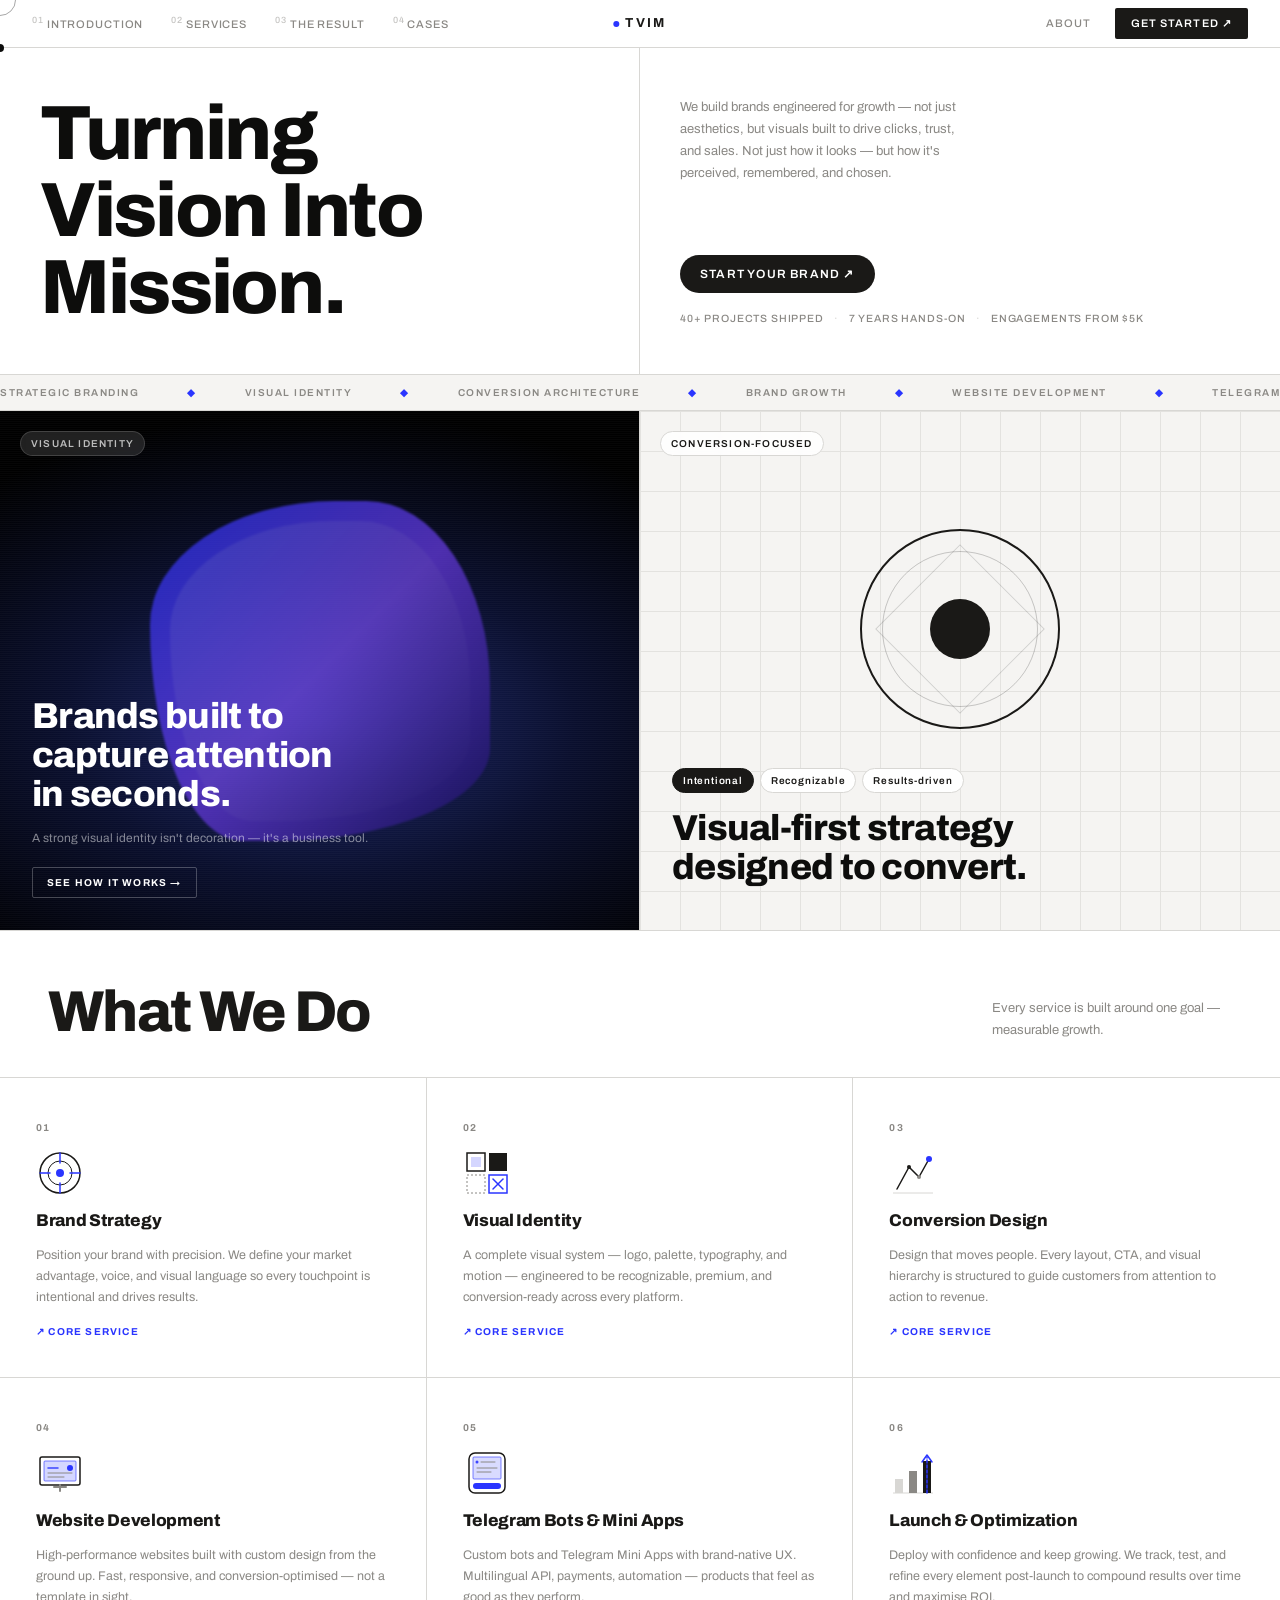
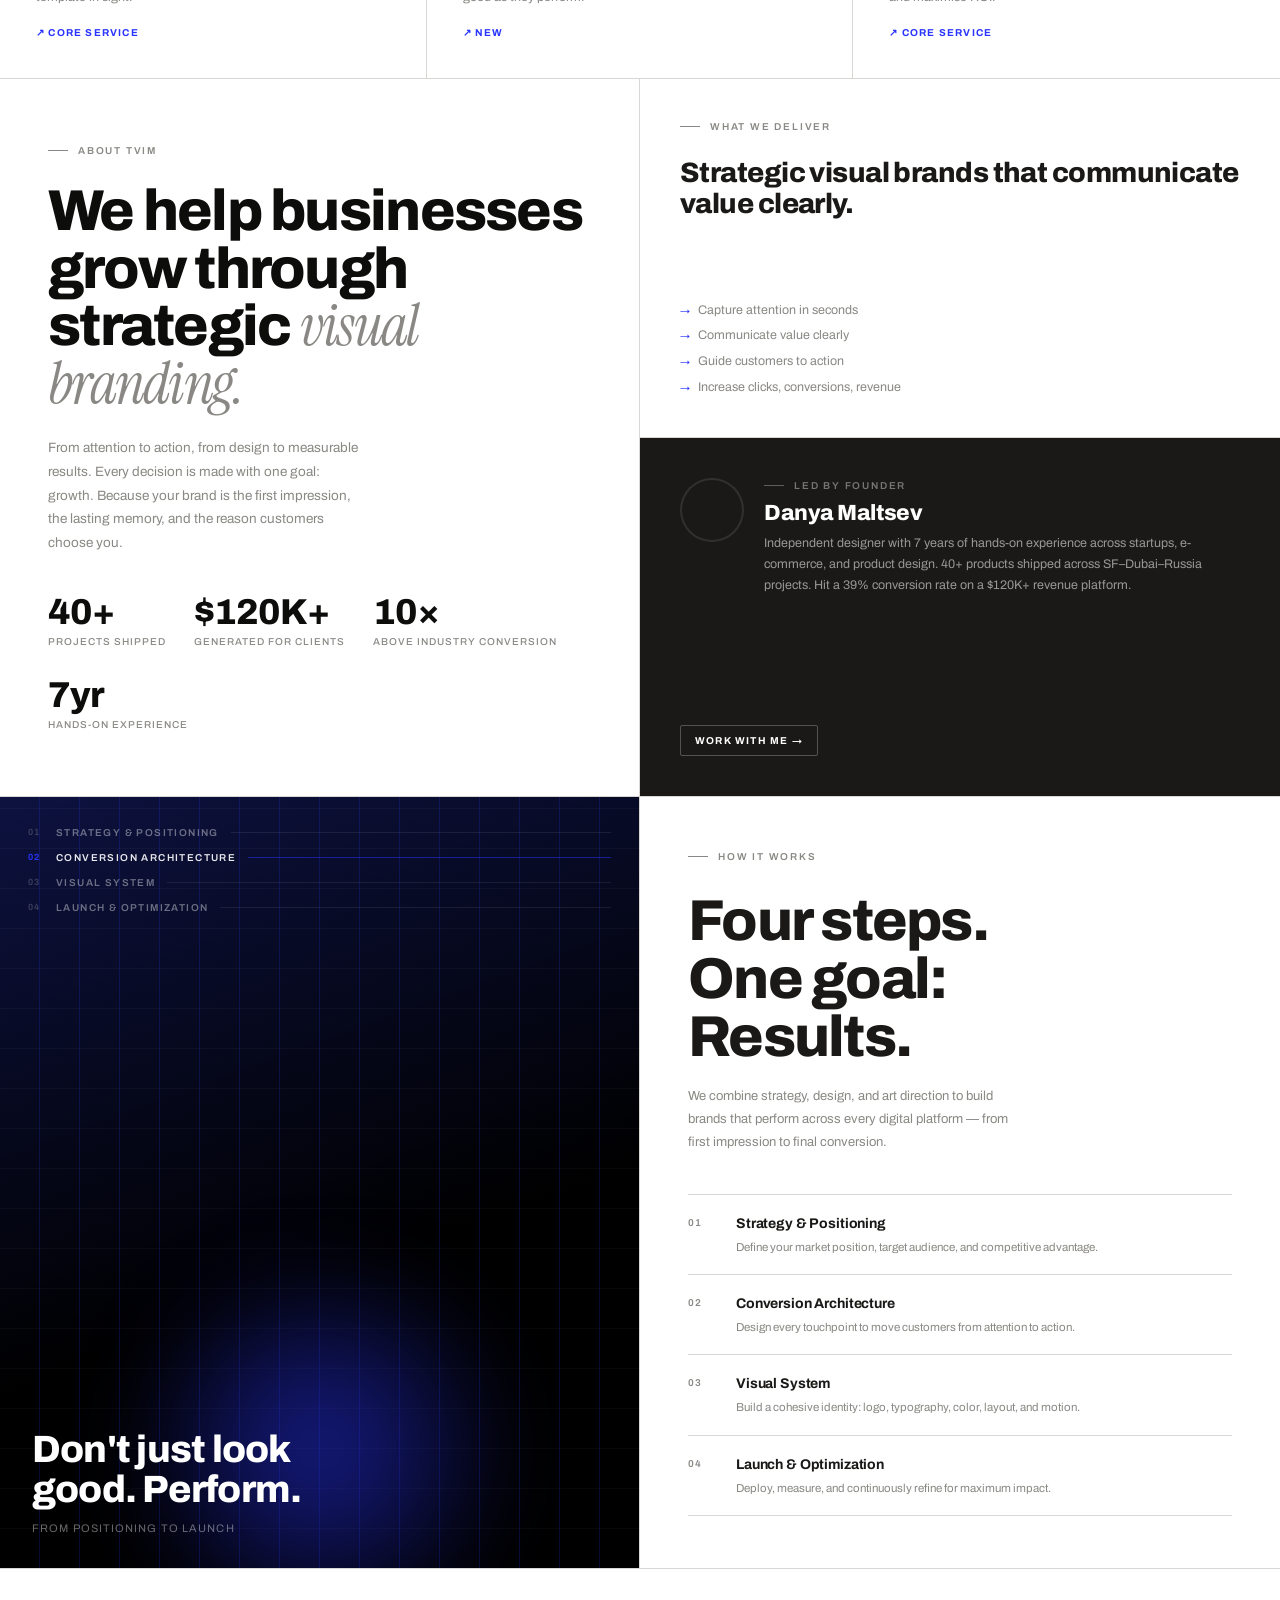
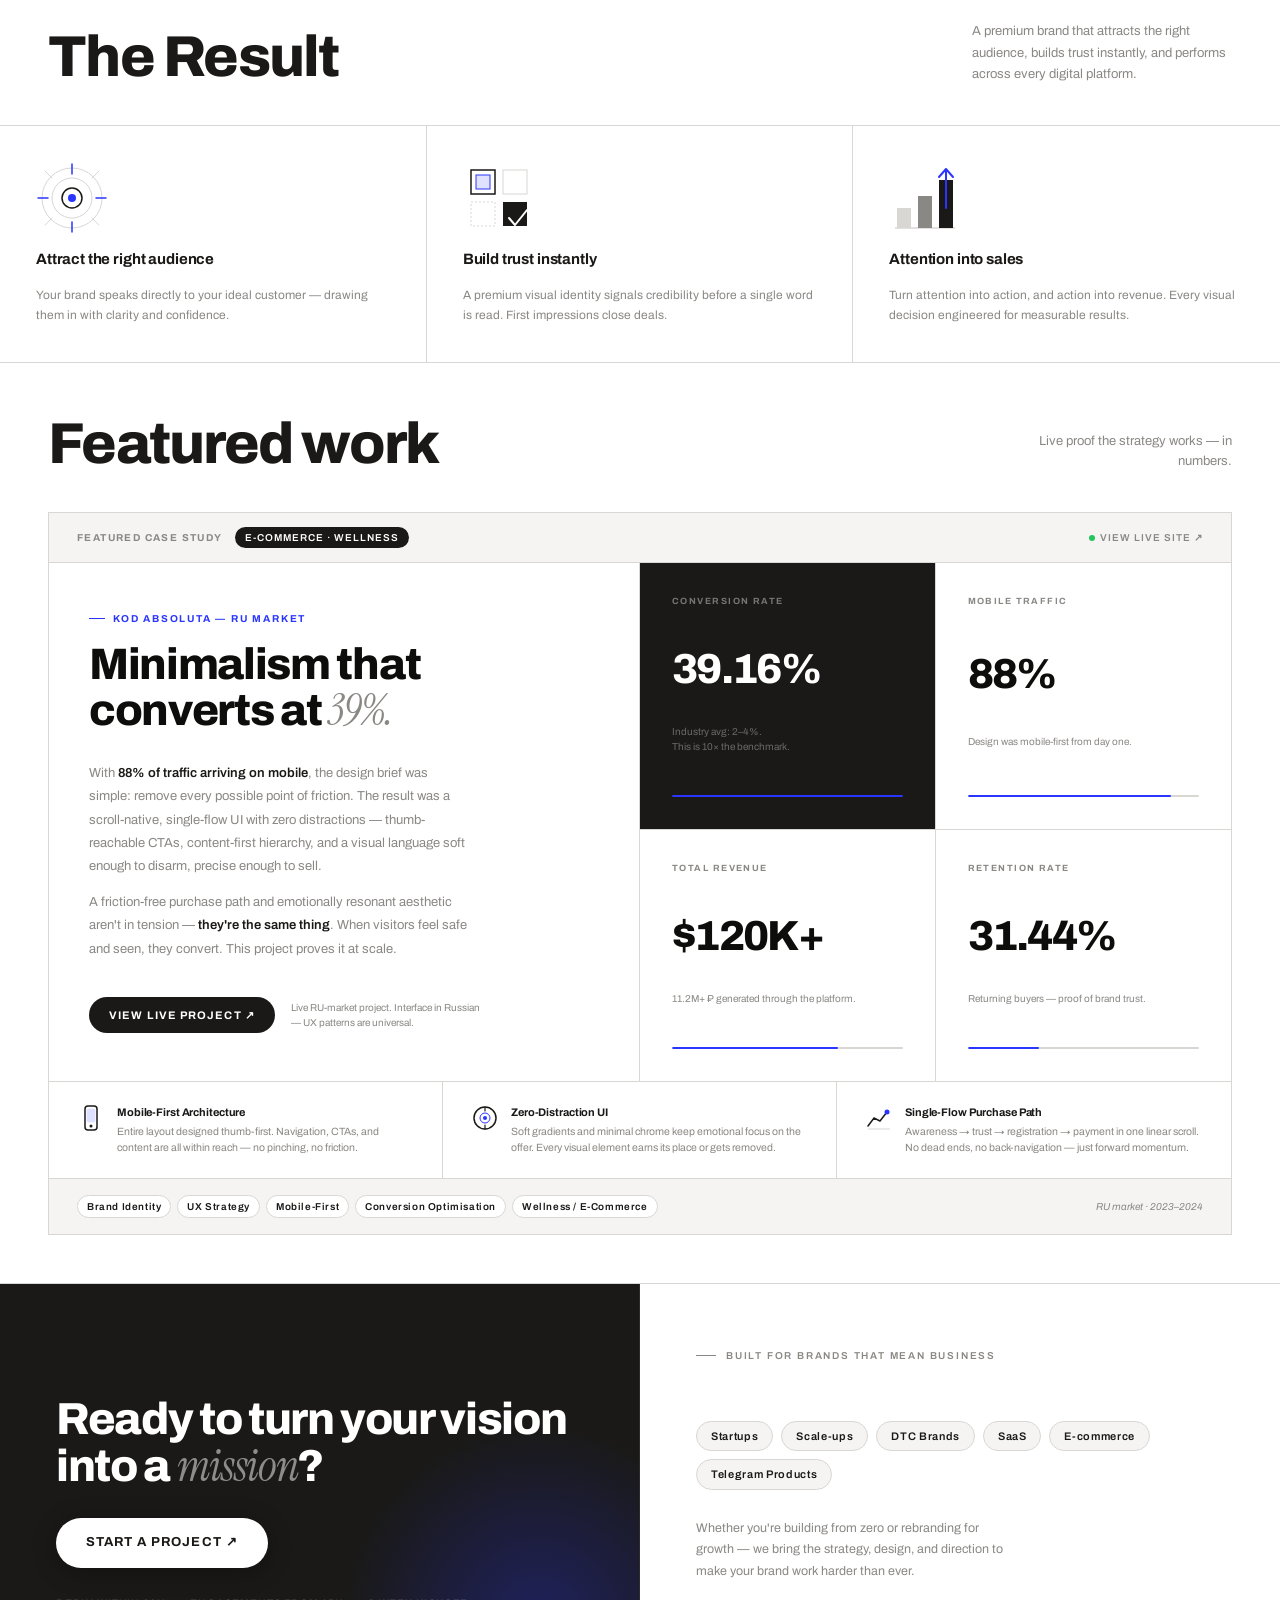
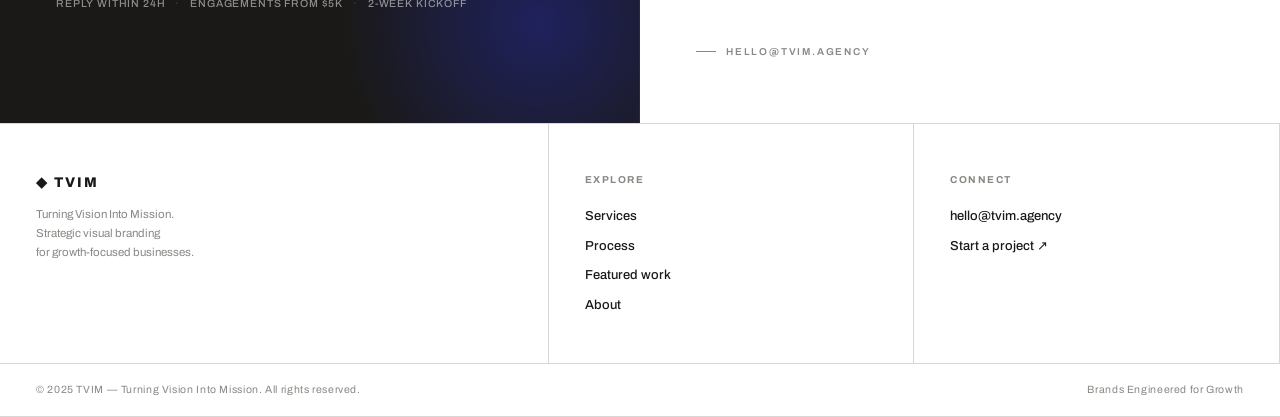
<file: en/index.html>
<!DOCTYPE html>
<html lang="en">
<head>
<meta charset="UTF-8">
<meta name="viewport" content="width=device-width, initial-scale=1.0">
<title>TVIM — Turning Vision Into Mission</title>
<link rel="preconnect" href="https://fonts.googleapis.com">
<link rel="preconnect" href="https://fonts.gstatic.com" crossorigin>
<link href="https://fonts.googleapis.com/css2?family=Instrument+Serif:ital@0;1&family=Archivo:wght@300;400;500;600;700;800;900&display=swap" rel="stylesheet">
<style>
*, *::before, *::after { box-sizing: border-box; margin: 0; padding: 0; }
:root {
  --white: #ffffff;
  --off: #f5f4f2;
  --border: #d8d7d4;
  --mid: #8a8884;
  --dark: #1a1917;
  --black: #0d0d0c;
  --blue: #2a35ff;
  --fs-nav: 11px;
  --fs-h1: clamp(42px, 6vw, 82px);
  --fs-h2: clamp(32px, 4.5vw, 60px);
}
html { scroll-behavior: smooth; }
body {
  background: var(--white);
  color: var(--dark);
  font-family: 'Archivo', sans-serif;
  font-size: 13.5px;
  line-height: 1.5;
  overflow-x: hidden;
  -webkit-font-smoothing: antialiased;
}

/* CURSOR */
.cursor { position: fixed; width: 8px; height: 8px; background: var(--black); border-radius: 50%; pointer-events: none; z-index: 9999; transform: translate(-50%,-50%); transition: transform .1s; }
.cursor-ring { position: fixed; width: 32px; height: 32px; border: 1px solid rgba(0,0,0,.35); border-radius: 50%; pointer-events: none; z-index: 9998; transform: translate(-50%,-50%); transition: width .3s, height .3s, border-color .3s; }

/* NAV */
nav { position: fixed; top: 0; left: 0; right: 0; z-index: 100; display: flex; align-items: center; justify-content: space-between; padding: 0 32px; height: 48px; background: rgba(255,255,255,.92); backdrop-filter: blur(12px); border-bottom: 1px solid var(--border); }
.nav-left { display: flex; gap: 28px; align-items: center; }
.nav-label { font-size: var(--fs-nav); font-weight: 500; letter-spacing: .08em; text-transform: uppercase; color: var(--mid); text-decoration: none; transition: color .2s; }
.nav-label:hover { color: var(--dark); }
.nav-label.num::before { content: attr(data-n); font-size: 9px; vertical-align: super; margin-right: 3px; opacity: .5; }
.nav-logo { position: absolute; left: 50%; transform: translateX(-50%); font-size: 13px; font-weight: 700; letter-spacing: .18em; text-transform: uppercase; display: flex; align-items: center; gap: 6px; }
.nav-logo .dot { width: 6px; height: 6px; background: var(--blue); border-radius: 50%; display: inline-block; }
.nav-right { display: flex; gap: 24px; align-items: center; }
.btn-nav { font-size: var(--fs-nav); font-weight: 600; letter-spacing: .1em; text-transform: uppercase; text-decoration: none; background: var(--dark); color: var(--white); padding: 7px 16px; border-radius: 2px; transition: background .2s; display: flex; align-items: center; gap: 6px; }
.btn-nav:hover { background: var(--blue); }

/* HERO */
.hero { margin-top: 48px; display: grid; grid-template-columns: 1fr 1fr; border-bottom: 1px solid var(--border); min-height: 220px; }
.hero-left { padding: 48px 40px; border-right: 1px solid var(--border); }
.hero-left h1 { font-size: var(--fs-h1); font-weight: 800; line-height: 1.0; letter-spacing: -.03em; color: var(--black); }
.hero-right { padding: 48px 40px; display: flex; flex-direction: column; justify-content: space-between; }
.hero-desc { font-size: 13px; color: var(--mid); line-height: 1.7; max-width: 280px; }
.btn-primary { display: inline-flex; align-items: center; gap: 8px; margin-top: 28px; background: var(--dark); color: var(--white); font-size: 12px; font-weight: 600; letter-spacing: .1em; text-transform: uppercase; padding: 10px 20px; border-radius: 100px; border: none; cursor: pointer; text-decoration: none; transition: background .2s, gap .2s; width: fit-content; }
.btn-primary:hover { background: var(--blue); gap: 12px; }
.hero-meta { display: flex; flex-wrap: wrap; gap: 10px; align-items: center; margin-top: 18px; font-size: 10.5px; font-weight: 500; letter-spacing: .08em; text-transform: uppercase; color: var(--mid); }
.hero-meta .dot-sep { color: var(--border); }

/* TICKER */
.ticker-wrap { border-bottom: 1px solid var(--border); overflow: hidden; white-space: nowrap; background: var(--off); padding: 10px 0; display: flex; align-items: center; }
.ticker-inner { display: inline-flex; gap: 48px; animation: ticker 28s linear infinite; }
.ticker-inner span { font-size: 10px; font-weight: 600; letter-spacing: .15em; text-transform: uppercase; color: var(--mid); }
.ticker-inner span.accent { color: var(--blue); }
@keyframes ticker { from { transform: translateX(0); } to { transform: translateX(-50%); } }

/* SPLIT GRID */
.split-grid { display: grid; grid-template-columns: 1fr 1fr; border-bottom: 1px solid var(--border); min-height: 520px; }
.split-cell { position: relative; overflow: hidden; border-right: 1px solid var(--border); }
.split-cell:last-child { border-right: none; }
.cell-tag { position: absolute; top: 20px; left: 20px; font-size: 10px; font-weight: 600; letter-spacing: .12em; text-transform: uppercase; background: rgba(255,255,255,.85); backdrop-filter: blur(4px); padding: 4px 10px; border-radius: 100px; border: 1px solid var(--border); z-index: 2; }
.cell-dark { background: var(--black); display: flex; flex-direction: column; justify-content: flex-end; padding: 32px; }
.cell-dark .cell-tag { background: rgba(255,255,255,.12); color: rgba(255,255,255,.7); border-color: rgba(255,255,255,.15); }
.cell-dark-visual { position: absolute; inset: 0; background: radial-gradient(ellipse 80% 60% at 50% 60%, #1e2a6e 0%, #0a0f2e 50%, #000 100%); overflow: hidden; }
.cell-dark-visual::before { content: ''; position: absolute; inset: 0; background: repeating-linear-gradient(0deg, transparent, transparent 1px, rgba(255,255,255,.025) 1px, rgba(255,255,255,.025) 2px); background-size: 100% 40px; }
.morph-shape { position: absolute; left: 50%; top: 50%; transform: translate(-50%,-50%); width: 340px; height: 340px; background: linear-gradient(135deg, #2a35ff 0%, #6a3de8 50%, #1a1060 100%); border-radius: 60% 40% 70% 30% / 40% 60% 30% 70%; animation: morph 8s ease-in-out infinite; opacity: .7; filter: blur(1px); }
.morph-shape::after { content: ''; position: absolute; inset: 20px; background: linear-gradient(135deg, rgba(255,255,255,.12), transparent); border-radius: inherit; }
@keyframes morph { 0%,100% { border-radius: 60% 40% 70% 30% / 40% 60% 30% 70%; } 25% { border-radius: 40% 60% 30% 70% / 60% 40% 70% 30%; } 50% { border-radius: 50% 50% 60% 40% / 50% 60% 40% 50%; } 75% { border-radius: 70% 30% 40% 60% / 30% 70% 60% 40%; } }
.cell-dark-content { position: relative; z-index: 2; }
.cell-dark-content h2 { font-size: clamp(22px, 3vw, 36px); font-weight: 800; line-height: 1.08; letter-spacing: -.02em; color: var(--white); margin-bottom: 16px; }
.cell-dark-content p { font-size: 12px; color: rgba(255,255,255,.5); margin-bottom: 20px; }
.btn-ghost { display: inline-flex; align-items: center; gap: 6px; font-size: 10px; font-weight: 700; letter-spacing: .12em; text-transform: uppercase; color: var(--white); border: 1px solid rgba(255,255,255,.25); padding: 7px 14px; border-radius: 2px; text-decoration: none; transition: border-color .2s, background .2s; }
.btn-ghost:hover { border-color: var(--white); background: rgba(255,255,255,.08); }
.cell-light { background: var(--off); display: flex; flex-direction: column; justify-content: flex-end; padding: 32px; }
.cell-light-visual { position: absolute; inset: 0; overflow: hidden; }
.geo-grid { position: absolute; inset: 0; background-image: linear-gradient(var(--border) 1px, transparent 1px), linear-gradient(90deg, var(--border) 1px, transparent 1px); background-size: 40px 40px; opacity: .6; }
.geo-shape { position: absolute; left: 50%; top: 42%; transform: translate(-50%,-50%); width: 200px; height: 200px; border: 2px solid var(--dark); border-radius: 50%; animation: spin-slow 16s linear infinite; }
.geo-shape::before { content: ''; position: absolute; inset: 20px; border: 1px solid rgba(0,0,0,.2); border-radius: 50%; }
.geo-shape::after { content: ''; position: absolute; left: 50%; top: 50%; transform: translate(-50%,-50%); width: 60px; height: 60px; background: var(--dark); border-radius: 50%; }
@keyframes spin-slow { from { transform: translate(-50%,-50%) rotate(0deg); } to { transform: translate(-50%,-50%) rotate(360deg); } }
.diamond { position: absolute; left: 50%; top: 42%; transform: translate(-50%,-50%) rotate(45deg); width: 120px; height: 120px; border: 1.5px solid rgba(0,0,0,.15); animation: spin-slow 10s linear infinite reverse; }
.cell-light-content { position: relative; z-index: 2; }
.cell-light-content h2 { font-size: clamp(22px, 3vw, 36px); font-weight: 800; line-height: 1.08; letter-spacing: -.02em; color: var(--black); margin-bottom: 12px; }
.cell-light-content .pill-row { display: flex; flex-wrap: wrap; gap: 6px; margin-bottom: 16px; }
.pill { font-size: 10px; font-weight: 600; letter-spacing: .08em; background: var(--white); border: 1px solid var(--border); padding: 4px 10px; border-radius: 100px; color: var(--dark); }
.pill.filled { background: var(--dark); color: var(--white); border-color: var(--dark); }

/* SERVICES */
.services-section { border-bottom: 1px solid var(--border); background: var(--white); }
.services-header { padding: 52px 48px 36px; border-bottom: 1px solid var(--border); display: flex; align-items: flex-end; justify-content: space-between; }
.services-header h2 { font-size: var(--fs-h2); font-weight: 800; letter-spacing: -.03em; line-height: 1.0; }
.services-header p { font-size: 13px; color: var(--mid); max-width: 240px; line-height: 1.65; }
.services-grid { display: grid; grid-template-columns: repeat(3, 1fr); }
.service-card { position: relative; min-height: 300px; padding: 42px 36px 38px; border-right: 1px solid var(--border); border-bottom: 1px solid var(--border); display: flex; flex-direction: column; gap: 14px; background: var(--white); transition: background .25s, box-shadow .25s, transform .25s; }
.service-card::before { content: ''; position: absolute; top: 0; left: 0; right: 0; height: 3px; background: transparent; transition: background .25s; }
.service-card:nth-child(3n) { border-right: none; }
.service-card:nth-child(n+4) { border-bottom: none; }
.service-card:hover { background: #fbfbfa; box-shadow: inset 0 0 0 1px rgba(42,53,255,.08); transform: translateY(-2px); }
.service-card:hover::before { background: var(--blue); }
.service-card.dark { background: var(--white); }
.service-card.dark:hover { background: #fbfbfa; }
.sc-num { font-size: 10px; font-weight: 700; letter-spacing: .12em; color: var(--mid); }
.service-card.dark .sc-num { color: var(--mid); }
.sc-title { font-size: 17px; font-weight: 800; letter-spacing: -.02em; line-height: 1.15; color: var(--dark); }
.service-card.dark .sc-title { color: var(--dark); }
.sc-desc { font-size: 12.5px; line-height: 1.7; color: var(--mid); }
.service-card.dark .sc-desc { color: var(--mid); }
.sc-tag { margin-top: auto; display: inline-flex; align-items: center; gap: 6px; font-size: 10px; font-weight: 700; letter-spacing: .12em; text-transform: uppercase; color: var(--blue); }
.service-card.dark .sc-tag { color: var(--blue); }

/* ABOUT */
.about-section { display: grid; grid-template-columns: 1fr 1fr; border-bottom: 1px solid var(--border); min-height: 480px; }
.about-left { padding: 64px 48px; border-right: 1px solid var(--border); display: flex; flex-direction: column; justify-content: space-between; }
.section-label { font-size: 10px; font-weight: 600; letter-spacing: .18em; text-transform: uppercase; color: var(--mid); margin-bottom: 24px; display: flex; align-items: center; gap: 10px; }
.section-label::before { content: ''; display: block; width: 20px; height: 1px; background: var(--mid); }
.about-left h2 { font-size: var(--fs-h2); font-weight: 800; line-height: 1.0; letter-spacing: -.03em; color: var(--black); }
.about-left h2 em { font-family: 'Instrument Serif', serif; font-style: italic; font-weight: 400; color: var(--mid); }
.about-left p { font-size: 13.5px; line-height: 1.75; color: var(--mid); max-width: 320px; margin-top: 24px; }
.stat-row { display: flex; gap: 28px; margin-top: 40px; flex-wrap: wrap; }
.stat-item .num { font-size: 36px; font-weight: 800; letter-spacing: -.03em; line-height: 1; color: var(--black); }
.stat-item .lbl { font-size: 10px; font-weight: 500; letter-spacing: .1em; text-transform: uppercase; color: var(--mid); margin-top: 4px; }
.about-right { display: grid; grid-template-rows: 1fr 1fr; }
.about-card { padding: 40px; border-bottom: 1px solid var(--border); display: flex; flex-direction: column; justify-content: space-between; }
.about-card:last-child { border-bottom: none; }
.card-title { font-size: clamp(18px, 2.5vw, 28px); font-weight: 800; letter-spacing: -.02em; line-height: 1.1; }
.card-body { font-size: 12.5px; line-height: 1.7; color: var(--mid); margin-top: 12px; }
.card-list { list-style: none; margin-top: 16px; display: flex; flex-direction: column; gap: 7px; }
.card-list li { font-size: 12.5px; color: var(--mid); display: flex; align-items: center; gap: 8px; }
.card-list li::before { content: '→'; font-size: 10px; color: var(--blue); flex-shrink: 0; }
.founder-card { background: var(--dark); }
.founder-card .card-title { color: var(--white); font-size: 22px; }
.founder-card .card-body { color: rgba(255,255,255,.55); }
.founder-card .section-label { color: rgba(255,255,255,.4); }
.founder-card .section-label::before { background: rgba(255,255,255,.3); }
.founder-row { display: flex; gap: 20px; align-items: flex-start; }
.founder-avatar { width: 64px; height: 64px; border-radius: 50%; background: linear-gradient(135deg, #2a35ff, #6a3de8); flex-shrink: 0; border: 2px solid rgba(255,255,255,.1); background-size: cover; background-position: center; }
.btn-ghost-dark { display: inline-flex; align-items: center; gap: 6px; font-size: 10px; font-weight: 700; letter-spacing: .12em; text-transform: uppercase; color: var(--white); border: 1px solid rgba(255,255,255,.25); padding: 7px 14px; border-radius: 2px; text-decoration: none; transition: border-color .2s, background .2s; margin-top: 24px; align-self: flex-start; }
.btn-ghost-dark:hover { border-color: var(--white); background: rgba(255,255,255,.08); }

/* HOW IT WORKS */
.feature-band { display: grid; grid-template-columns: 1fr 1fr; border-bottom: 1px solid var(--border); min-height: 560px; }
.band-visual { position: relative; overflow: hidden; background: var(--black); border-right: 1px solid var(--border); }
.band-visual-inner { position: absolute; inset: 0; background: linear-gradient(160deg, #0d1240 0%, #000 60%); overflow: hidden; }
.band-lines { position: absolute; inset: 0; background-image: repeating-linear-gradient(90deg, transparent, transparent 39px, rgba(42,53,255,.2) 39px, rgba(42,53,255,.2) 40px); }
.band-lines-h { position: absolute; inset: 0; background-image: repeating-linear-gradient(0deg, transparent, transparent 39px, rgba(255,255,255,.03) 39px, rgba(255,255,255,.03) 40px); }
.band-orb { position: absolute; bottom: -80px; left: 50%; transform: translateX(-50%); width: 400px; height: 400px; background: radial-gradient(ellipse, rgba(42,53,255,.55) 0%, transparent 70%); filter: blur(40px); }
.band-labels { position: absolute; top: 0; left: 0; right: 0; padding: 28px; display: flex; flex-direction: column; gap: 10px; z-index: 2; }
.band-step { display: flex; align-items: center; gap: 12px; font-size: 10px; font-weight: 600; letter-spacing: .14em; text-transform: uppercase; color: rgba(255,255,255,.4); }
.band-step .n { font-size: 9px; color: rgba(255,255,255,.2); width: 16px; }
.band-step.active { color: rgba(255,255,255,.9); }
.band-step.active .n { color: var(--blue); }
.band-step-line { flex: 1; height: 1px; background: rgba(255,255,255,.08); }
.band-step.active .band-step-line { background: rgba(42,53,255,.5); }
.band-bottom { position: absolute; bottom: 0; left: 0; right: 0; padding: 32px; z-index: 2; }
.band-bottom h3 { font-size: clamp(24px, 3vw, 38px); font-weight: 800; line-height: 1.05; letter-spacing: -.02em; color: var(--white); }
.band-bottom .sub { font-size: 11px; color: rgba(255,255,255,.4); margin-top: 10px; text-transform: uppercase; letter-spacing: .1em; }
.band-content { padding: 52px 48px; display: flex; flex-direction: column; justify-content: space-between; }
.band-content .section-label { margin-bottom: 0; }
.band-content h2 { font-size: var(--fs-h2); font-weight: 800; line-height: 1.0; letter-spacing: -.03em; margin: 28px 0 20px; }
.band-content p { font-size: 13px; line-height: 1.75; color: var(--mid); max-width: 340px; }
.process-steps { margin-top: 40px; display: flex; flex-direction: column; }
.process-step { display: grid; grid-template-columns: 32px 1fr; gap: 16px; padding: 18px 0; border-top: 1px solid var(--border); align-items: start; }
.process-step:last-child { border-bottom: 1px solid var(--border); }
.ps-num { font-size: 10px; font-weight: 600; letter-spacing: .08em; color: var(--mid); padding-top: 2px; }
.ps-title { font-size: 14px; font-weight: 700; letter-spacing: -.01em; }
.ps-desc { font-size: 11.5px; color: var(--mid); margin-top: 4px; line-height: 1.6; }

/* RESULTS */
.results-section { border-bottom: 1px solid var(--border); display: grid; grid-template-columns: 1fr 1fr 1fr; }
.results-header { grid-column: 1 / -1; padding: 52px 48px 40px; border-bottom: 1px solid var(--border); display: flex; align-items: flex-end; justify-content: space-between; }
.results-header h2 { font-size: var(--fs-h2); font-weight: 800; letter-spacing: -.03em; line-height: 1.0; }
.results-header p { font-size: 13px; color: var(--mid); max-width: 260px; line-height: 1.65; }
.result-card { padding: 36px; border-right: 1px solid var(--border); display: flex; flex-direction: column; gap: 14px; transition: background .25s; }
.result-card:last-child { border-right: none; }
.result-card:hover { background: var(--off); }
.rc-graphic { width: 72px; height: 72px; flex-shrink: 0; }
.rc-graphic svg { width: 72px; height: 72px; overflow: visible; display: block; }
.rc-title { font-size: 15px; font-weight: 700; letter-spacing: -.01em; }
.rc-body { font-size: 12px; line-height: 1.7; color: var(--mid); }

/* CASES */
.cases-section { border-bottom: 1px solid var(--border); }
.cases-header { padding: 52px 48px 0; display: flex; align-items: flex-end; justify-content: space-between; }
.cases-header h2 { font-size: var(--fs-h2); font-weight: 800; letter-spacing: -.03em; line-height: 1.0; }
.cases-header p { font-size: 13px; color: var(--mid); max-width: 220px; line-height: 1.6; text-align: right; }
.case-card { margin: 40px 48px 0; border: 1px solid var(--border); overflow: hidden; }
.case-topbar { display: flex; align-items: center; justify-content: space-between; padding: 14px 28px; border-bottom: 1px solid var(--border); background: var(--off); }
.case-topbar-left { display: flex; align-items: center; gap: 12px; }
.case-index { font-size: 10px; font-weight: 700; letter-spacing: .14em; color: var(--mid); text-transform: uppercase; }
.case-type-pill { font-size: 10px; font-weight: 600; letter-spacing: .1em; text-transform: uppercase; background: var(--dark); color: var(--white); padding: 3px 10px; border-radius: 100px; }
.case-live-link { font-size: 10px; font-weight: 600; letter-spacing: .1em; text-transform: uppercase; color: var(--mid); text-decoration: none; display: flex; align-items: center; gap: 5px; transition: color .2s; }
.case-live-link:hover { color: var(--blue); }
.case-live-dot { width: 6px; height: 6px; background: #22c55e; border-radius: 50%; display: inline-block; animation: pulse-dot 2s ease-in-out infinite; }
@keyframes pulse-dot { 0%,100% { opacity:1; transform:scale(1); } 50% { opacity:.5; transform:scale(1.4); } }
.case-body { display: grid; grid-template-columns: 1fr 1fr; }
.case-body-left { padding: 48px 40px; border-right: 1px solid var(--border); display: flex; flex-direction: column; justify-content: space-between; }
.case-kicker { font-size: 10px; font-weight: 700; letter-spacing: .18em; text-transform: uppercase; color: var(--blue); margin-bottom: 16px; display: flex; align-items: center; gap: 8px; }
.case-kicker::before { content: ''; display: block; width: 16px; height: 1px; background: var(--blue); }
.case-headline { font-size: clamp(26px, 3.5vw, 44px); font-weight: 800; line-height: 1.04; letter-spacing: -.03em; color: var(--black); }
.case-headline em { font-family: 'Instrument Serif', serif; font-style: italic; font-weight: 400; color: var(--mid); }
.case-logic { margin-top: 28px; }
.case-logic p { font-size: 13px; line-height: 1.8; color: var(--mid); max-width: 380px; }
.case-logic p + p { margin-top: 12px; }
.case-logic strong { color: var(--dark); font-weight: 600; }
.case-cta-row { display: flex; align-items: center; gap: 16px; margin-top: 36px; flex-wrap: wrap; }
.btn-case { display: inline-flex; align-items: center; gap: 7px; font-size: 11px; font-weight: 700; letter-spacing: .1em; text-transform: uppercase; background: var(--dark); color: var(--white); padding: 10px 20px; border-radius: 100px; text-decoration: none; transition: background .2s, gap .2s; }
.btn-case:hover { background: var(--blue); gap: 10px; }
.case-ru-note { font-size: 10px; color: var(--mid); line-height: 1.5; max-width: 200px; }
.case-body-right { display: flex; flex-direction: column; }
.case-metrics-grid { display: grid; grid-template-columns: 1fr 1fr; flex: 1; }
.case-metric { padding: 32px; border-right: 1px solid var(--border); border-bottom: 1px solid var(--border); display: flex; flex-direction: column; justify-content: space-between; transition: background .2s; }
.case-metric:nth-child(2n) { border-right: none; }
.case-metric:nth-child(3), .case-metric:nth-child(4) { border-bottom: none; }
.case-metric:hover { background: var(--off); }
.case-metric.hero-metric { background: var(--dark); }
.case-metric.hero-metric:hover { background: #1f1f1c; }
.metric-label { font-size: 9px; font-weight: 700; letter-spacing: .16em; text-transform: uppercase; color: var(--mid); }
.case-metric.hero-metric .metric-label { color: rgba(255,255,255,.4); }
.metric-value { font-size: clamp(28px, 3.5vw, 42px); font-weight: 800; letter-spacing: -.04em; line-height: 1; color: var(--black); margin-top: 12px; }
.case-metric.hero-metric .metric-value { color: var(--white); }
.metric-sub { font-size: 10px; color: var(--mid); margin-top: 6px; line-height: 1.5; }
.case-metric.hero-metric .metric-sub { color: rgba(255,255,255,.35); }
.metric-bar { height: 2px; background: var(--border); border-radius: 1px; margin-top: 14px; overflow: hidden; }
.metric-bar-fill { height: 100%; background: var(--blue); border-radius: 1px; }
.case-metric.hero-metric .metric-bar { background: rgba(255,255,255,.1); }
.case-metric.hero-metric .metric-bar-fill { background: var(--blue); }
.case-insight-strip { display: grid; grid-template-columns: repeat(3, 1fr); border-top: 1px solid var(--border); }
.insight-item { padding: 22px 28px; border-right: 1px solid var(--border); display: flex; align-items: flex-start; gap: 12px; }
.insight-item:last-child { border-right: none; }
.insight-icon { width: 28px; height: 28px; flex-shrink: 0; }
.insight-icon svg { width: 28px; height: 28px; display: block; }
.insight-title { font-size: 11px; font-weight: 700; letter-spacing: -.01em; }
.insight-desc { font-size: 10.5px; color: var(--mid); margin-top: 3px; line-height: 1.55; }
.case-bottom-strip { padding: 16px 28px; border-top: 1px solid var(--border); background: var(--off); display: flex; align-items: center; justify-content: space-between; }
.case-tags { display: flex; flex-wrap: wrap; gap: 6px; }
.case-tag { font-size: 10px; font-weight: 600; letter-spacing: .06em; border: 1px solid var(--border); background: var(--white); padding: 3px 9px; border-radius: 100px; color: var(--dark); }
.case-market-note { font-size: 10px; color: var(--mid); font-style: italic; }
.cases-spacer { height: 48px; }

/* CTA */
.cta-section { display: grid; grid-template-columns: 1fr 1fr; border-bottom: 1px solid var(--border); min-height: 440px; }
.cta-left { background: var(--dark); padding: 64px 56px; display: flex; flex-direction: column; justify-content: center; border-right: 1px solid rgba(255,255,255,.08); position: relative; overflow: hidden; }
.cta-left::before { content: ''; position: absolute; bottom: -100px; right: -100px; width: 400px; height: 400px; background: radial-gradient(ellipse, rgba(42,53,255,.3) 0%, transparent 70%); pointer-events: none; }
.cta-left-body { position: relative; z-index: 1; display: flex; flex-direction: column; gap: 28px; }
.cta-left h2 { font-size: clamp(28px, 3.5vw, 48px); font-weight: 800; line-height: 1.05; letter-spacing: -.03em; color: var(--white); }
.cta-left h2 em { font-family: 'Instrument Serif', serif; font-style: italic; font-weight: 400; color: rgba(255,255,255,.5); }
.cta-actions { display: flex; gap: 14px; flex-wrap: wrap; }
.btn-white { display: inline-flex; align-items: center; gap: 8px; font-size: 13px; font-weight: 700; letter-spacing: .08em; text-transform: uppercase; background: var(--white); color: var(--dark); padding: 15px 30px; border-radius: 100px; text-decoration: none; transition: background .2s, color .2s, gap .2s; box-shadow: 0 4px 24px rgba(0,0,0,.3); }
.btn-white:hover { background: var(--blue); color: var(--white); gap: 12px; }
.cta-microcopy { display: flex; flex-wrap: wrap; gap: 10px; align-items: center; font-size: 10.5px; font-weight: 500; letter-spacing: .08em; text-transform: uppercase; color: rgba(255,255,255,.5); }
.cta-microcopy .dot-sep { color: rgba(255,255,255,.2); }
.cta-right { padding: 64px 56px; display: flex; flex-direction: column; justify-content: space-between; }
.cta-right .section-label { margin-bottom: 0; }
.client-pills { display: flex; flex-wrap: wrap; gap: 8px; margin: 28px 0; }
.client-pill { font-size: 11px; font-weight: 600; letter-spacing: .06em; background: var(--off); border: 1px solid var(--border); padding: 6px 14px; border-radius: 100px; }
.cta-right p { font-size: 12.5px; line-height: 1.75; color: var(--mid); max-width: 320px; }

/* FOOTER */
footer { display: grid; grid-template-columns: 1.5fr 1fr 1fr; border-bottom: 1px solid var(--border); }
.foot-col { padding: 48px 36px; border-right: 1px solid var(--border); }
.foot-col:last-child { border-right: none; }
.foot-logo { font-size: 14px; font-weight: 800; letter-spacing: .14em; text-transform: uppercase; margin-bottom: 12px; }
.foot-tagline { font-size: 11.5px; color: var(--mid); line-height: 1.65; }
.foot-title { font-size: 10px; font-weight: 700; letter-spacing: .15em; text-transform: uppercase; color: var(--mid); margin-bottom: 20px; }
.foot-links { display: flex; flex-direction: column; gap: 10px; }
.foot-links a { font-size: 13px; color: var(--dark); text-decoration: none; font-weight: 500; transition: color .2s; }
.foot-links a:hover { color: var(--blue); }
.foot-bottom { grid-column: 1 / -1; border-top: 1px solid var(--border); padding: 18px 36px; display: flex; justify-content: space-between; align-items: center; }
.foot-bottom span { font-size: 10.5px; color: var(--mid); letter-spacing: .06em; }

/* REVEAL */
.reveal { opacity: 0; transform: translateY(24px); transition: opacity .65s ease, transform .65s ease; }
.reveal.visible { opacity: 1; transform: translateY(0); }

/* RESPONSIVE */
@media (max-width: 900px) {
  .services-grid { grid-template-columns: 1fr 1fr; }
  .service-card:nth-child(3n) { border-right: 1px solid var(--border); }
  .service-card:nth-child(2n) { border-right: none; }
  footer { grid-template-columns: 1fr 1fr; }
}
@media (max-width: 768px) {
  .hero, .split-grid, .about-section, .feature-band, .cta-section { grid-template-columns: 1fr; }
  .results-section { grid-template-columns: 1fr; }
  .results-header { flex-direction: column; gap: 16px; }
  footer { grid-template-columns: 1fr; }
  .split-cell { min-height: 400px; }
  nav { padding: 0 20px; }
  .nav-left .nav-label.num { display: none; }
  .hero-left, .hero-right { padding: 36px 24px; }
  .band-content { padding: 36px 28px; }
  .cta-left, .cta-right { padding: 48px 32px; }
  .services-grid { grid-template-columns: 1fr; }
  .service-card { border-right: none !important; }
  .service-card:nth-child(n) { border-bottom: 1px solid var(--border) !important; }
  .service-card:last-child { border-bottom: none !important; }
  .services-header { flex-direction: column; gap: 16px; }
  .case-body { grid-template-columns: 1fr; }
  .case-body-left { border-right: none; border-bottom: 1px solid var(--border); }
  .case-insight-strip { grid-template-columns: 1fr; }
  .insight-item { border-right: none; border-bottom: 1px solid var(--border); }
  .insight-item:last-child { border-bottom: none; }
  .cases-header { flex-direction: column; gap: 12px; padding: 40px 24px 0; }
  .cases-header p { text-align: left; }
  .case-card { margin: 28px 24px 0; }
  .case-bottom-strip { flex-direction: column; align-items: flex-start; gap: 10px; }
  .founder-row { flex-direction: column; }
}
@media (hover: none), (pointer: coarse) {
  .cursor, .cursor-ring { display: none; }
}
</style>
</head>
<body>

<div class="cursor" id="cursor"></div>
<div class="cursor-ring" id="cursorRing"></div>

<!-- NAV -->
<nav>
  <div class="nav-left">
    <a href="#intro" class="nav-label num" data-n="01">Introduction</a>
    <a href="#services" class="nav-label num" data-n="02">Services</a>
    <a href="#results" class="nav-label num" data-n="03">The Result</a>
    <a href="#cases" class="nav-label num" data-n="04">Cases</a>
  </div>
  <div class="nav-logo"><span class="dot"></span> TVIM</div>
  <div class="nav-right">
    <a href="#about" class="nav-label">About</a>
    <a href="#contact" class="btn-nav">Get Started ↗</a>
  </div>
</nav>

<!-- HERO -->
<section class="hero" id="intro">
  <div class="hero-left reveal">
    <h1>Turning<br>Vision Into<br>Mission.</h1>
  </div>
  <div class="hero-right reveal" style="transition-delay:.12s">
    <p class="hero-desc">We build brands engineered for growth — not just aesthetics, but visuals built to drive clicks, trust, and sales. Not just how it looks — but how it's perceived, remembered, and chosen.</p>
    <div>
      <a href="#contact" class="btn-primary">Start your brand ↗</a>
      <div class="hero-meta">
        <span>40+ projects shipped</span>
        <span class="dot-sep">·</span>
        <span>7 years hands-on</span>
        <span class="dot-sep">·</span>
        <span>Engagements from $5K</span>
      </div>
    </div>
  </div>
</section>

<!-- TICKER -->
<div class="ticker-wrap">
  <div class="ticker-inner">
    <span>Strategic Branding</span><span class="accent">◆</span>
    <span>Visual Identity</span><span class="accent">◆</span>
    <span>Conversion Architecture</span><span class="accent">◆</span>
    <span>Brand Growth</span><span class="accent">◆</span>
    <span>Website Development</span><span class="accent">◆</span>
    <span>Telegram Bots & Mini Apps</span><span class="accent">◆</span>
    <span>Attention to Action</span><span class="accent">◆</span>
    <span>Design to Results</span><span class="accent">◆</span>
    <span>Strategic Branding</span><span class="accent">◆</span>
    <span>Visual Identity</span><span class="accent">◆</span>
    <span>Conversion Architecture</span><span class="accent">◆</span>
    <span>Brand Growth</span><span class="accent">◆</span>
    <span>Website Development</span><span class="accent">◆</span>
    <span>Telegram Bots & Mini Apps</span><span class="accent">◆</span>
    <span>Attention to Action</span><span class="accent">◆</span>
    <span>Design to Results</span><span class="accent">◆</span>
  </div>
</div>

<!-- SPLIT GRID -->
<section class="split-grid">
  <div class="split-cell cell-dark reveal">
    <span class="cell-tag">Visual Identity</span>
    <div class="cell-dark-visual"><div class="morph-shape"></div></div>
    <div class="cell-dark-content">
      <h2>Brands built to<br>capture attention<br>in seconds.</h2>
      <p>A strong visual identity isn't decoration — it's a business tool.</p>
      <a href="#what-we-do" class="btn-ghost">See how it works →</a>
    </div>
  </div>
  <div class="split-cell cell-light reveal" style="transition-delay:.1s">
    <span class="cell-tag">Conversion-Focused</span>
    <div class="cell-light-visual">
      <div class="geo-grid"></div>
      <div class="geo-shape"></div>
      <div class="diamond"></div>
    </div>
    <div class="cell-light-content">
      <div class="pill-row">
        <span class="pill filled">Intentional</span>
        <span class="pill">Recognizable</span>
        <span class="pill">Results-driven</span>
      </div>
      <h2>Visual-first strategy<br>designed to convert.</h2>
    </div>
  </div>
</section>

<!-- SERVICES -->
<section class="services-section" id="services">
  <div class="services-header reveal">
    <h2>What We Do</h2>
    <p>Every service is built around one goal — measurable growth.</p>
  </div>
  <div class="services-grid">

    <div class="service-card reveal" style="transition-delay:.04s">
      <div class="sc-num">01</div>
      <svg width="48" height="48" viewBox="0 0 48 48" fill="none" xmlns="http://www.w3.org/2000/svg">
        <circle cx="24" cy="24" r="20" stroke="#1a1917" stroke-width="1.5"/>
        <circle cx="24" cy="24" r="12" stroke="#1a1917" stroke-width="1"/>
        <circle cx="24" cy="24" r="4" fill="#2a35ff"/>
        <line x1="24" y1="4" x2="24" y2="14" stroke="#2a35ff" stroke-width="1.5" stroke-linecap="round"/>
        <line x1="24" y1="34" x2="24" y2="44" stroke="#2a35ff" stroke-width="1.5" stroke-linecap="round"/>
        <line x1="4" y1="24" x2="14" y2="24" stroke="#2a35ff" stroke-width="1.5" stroke-linecap="round"/>
        <line x1="34" y1="24" x2="44" y2="24" stroke="#2a35ff" stroke-width="1.5" stroke-linecap="round"/>
      </svg>
      <div class="sc-title">Brand Strategy</div>
      <p class="sc-desc">Position your brand with precision. We define your market advantage, voice, and visual language so every touchpoint is intentional and drives results.</p>
      <span class="sc-tag">↗ Core Service</span>
    </div>

    <div class="service-card reveal" style="transition-delay:.08s">
      <div class="sc-num">02</div>
      <svg width="48" height="48" viewBox="0 0 48 48" fill="none" xmlns="http://www.w3.org/2000/svg">
        <rect x="4" y="4" width="18" height="18" stroke="#1a1917" stroke-width="1.5"/>
        <rect x="26" y="4" width="18" height="18" fill="#1a1917"/>
        <rect x="4" y="26" width="18" height="18" stroke="#8a8884" stroke-width="1" stroke-dasharray="2 2"/>
        <rect x="26" y="26" width="18" height="18" stroke="#2a35ff" stroke-width="1.5"/>
        <rect x="8" y="8" width="10" height="10" fill="#2a35ff" opacity=".2"/>
        <line x1="30" y1="30" x2="40" y2="40" stroke="#2a35ff" stroke-width="1.5" stroke-linecap="round"/>
        <line x1="40" y1="30" x2="30" y2="40" stroke="#2a35ff" stroke-width="1.5" stroke-linecap="round"/>
      </svg>
      <div class="sc-title">Visual Identity</div>
      <p class="sc-desc">A complete visual system — logo, palette, typography, and motion — engineered to be recognizable, premium, and conversion-ready across every platform.</p>
      <span class="sc-tag">↗ Core Service</span>
    </div>

    <div class="service-card reveal" style="transition-delay:.12s">
      <div class="sc-num">03</div>
      <svg width="48" height="48" viewBox="0 0 48 48" fill="none" xmlns="http://www.w3.org/2000/svg">
        <polyline points="8,40 20,18 30,28 40,10" stroke="#1a1917" stroke-width="1.5" stroke-linecap="round" stroke-linejoin="round" fill="none"/>
        <circle cx="40" cy="10" r="3" fill="#2a35ff"/>
        <circle cx="20" cy="18" r="2" fill="#1a1917"/>
        <circle cx="30" cy="28" r="2" fill="#8a8884"/>
        <line x1="4" y1="44" x2="44" y2="44" stroke="#d8d7d4" stroke-width="1"/>
      </svg>
      <div class="sc-title">Conversion Design</div>
      <p class="sc-desc">Design that moves people. Every layout, CTA, and visual hierarchy is structured to guide customers from attention to action to revenue.</p>
      <span class="sc-tag">↗ Core Service</span>
    </div>

    <div class="service-card dark reveal" style="transition-delay:.04s">
      <div class="sc-num">04</div>
      <svg width="48" height="48" viewBox="0 0 48 48" fill="none" xmlns="http://www.w3.org/2000/svg">
        <rect x="4" y="8" width="40" height="28" rx="2" stroke="#1a1917" stroke-width="1.5"/>
        <rect x="8" y="12" width="32" height="20" rx="1" fill="rgba(42,53,255,.2)" stroke="rgba(42,53,255,.6)" stroke-width="1"/>
        <line x1="18" y1="38" x2="30" y2="38" stroke="#8a8884" stroke-width="2" stroke-linecap="round"/>
        <line x1="24" y1="36" x2="24" y2="42" stroke="#8a8884" stroke-width="2" stroke-linecap="round"/>
        <line x1="12" y1="19" x2="22" y2="19" stroke="rgba(42,53,255,.9)" stroke-width="1.5" stroke-linecap="round"/>
        <line x1="12" y1="24" x2="36" y2="24" stroke="#8a8884" stroke-width="1" stroke-linecap="round"/>
        <line x1="12" y1="28" x2="28" y2="28" stroke="#8a8884" stroke-width="1" stroke-linecap="round"/>
        <circle cx="34" cy="19" r="3" fill="#2a35ff"/>
      </svg>
      <div class="sc-title">Website Development</div>
      <p class="sc-desc">High-performance websites built with custom design from the ground up. Fast, responsive, and conversion-optimised — not a template in sight.</p>
      <span class="sc-tag">↗ Core Service</span>
    </div>

    <div class="service-card dark reveal" style="transition-delay:.08s">
      <div class="sc-num">05</div>
      <svg width="48" height="48" viewBox="0 0 48 48" fill="none" xmlns="http://www.w3.org/2000/svg">
        <rect x="6" y="4" width="36" height="40" rx="6" stroke="#1a1917" stroke-width="1.5"/>
        <rect x="10" y="8" width="28" height="22" rx="1" fill="rgba(42,53,255,.18)" stroke="rgba(42,53,255,.6)" stroke-width="1"/>
        <circle cx="14" cy="13" r="1.5" fill="rgba(42,53,255,.9)"/>
        <line x1="18" y1="13" x2="32" y2="13" stroke="#8a8884" stroke-width="1" stroke-linecap="round"/>
        <line x1="14" y1="19" x2="34" y2="19" stroke="#8a8884" stroke-width="1" stroke-linecap="round"/>
        <line x1="14" y1="23" x2="28" y2="23" stroke="#8a8884" stroke-width="1" stroke-linecap="round"/>
        <rect x="10" y="34" width="28" height="6" rx="3" fill="#2a35ff"/>
      </svg>
      <div class="sc-title">Telegram Bots &amp; Mini Apps</div>
      <p class="sc-desc">Custom bots and Telegram Mini Apps with brand-native UX. Multilingual API, payments, automation — products that feel as good as they perform.</p>
      <span class="sc-tag">↗ New</span>
    </div>

    <div class="service-card reveal" style="transition-delay:.12s">
      <div class="sc-num">06</div>
      <svg width="48" height="48" viewBox="0 0 48 48" fill="none" xmlns="http://www.w3.org/2000/svg">
        <line x1="4" y1="44" x2="44" y2="44" stroke="#d8d7d4" stroke-width="1"/>
        <rect x="6" y="30" width="8" height="14" fill="#d8d7d4"/>
        <rect x="20" y="22" width="8" height="22" fill="#8a8884"/>
        <rect x="34" y="12" width="8" height="32" fill="#1a1917"/>
        <line x1="38" y1="44" x2="38" y2="8" stroke="#2a35ff" stroke-width="1.5" stroke-linecap="round" stroke-dasharray="3 2"/>
        <polyline points="33,13 38,6 43,13" fill="none" stroke="#2a35ff" stroke-width="1.5" stroke-linecap="round" stroke-linejoin="round"/>
      </svg>
      <div class="sc-title">Launch &amp; Optimization</div>
      <p class="sc-desc">Deploy with confidence and keep growing. We track, test, and refine every element post-launch to compound results over time and maximise ROI.</p>
      <span class="sc-tag">↗ Core Service</span>
    </div>

  </div>
</section>

<!-- ABOUT -->
<section class="about-section" id="about">
  <div class="about-left reveal">
    <div>
      <div class="section-label">About TVIM</div>
      <h2>We help businesses grow through strategic <em>visual branding.</em></h2>
      <p>From attention to action, from design to measurable results. Every decision is made with one goal: growth. Because your brand is the first impression, the lasting memory, and the reason customers choose you.</p>
    </div>
    <div class="stat-row">
      <div class="stat-item">
        <div class="num">40+</div>
        <div class="lbl">Projects shipped</div>
      </div>
      <div class="stat-item">
        <div class="num">$120K+</div>
        <div class="lbl">Generated for clients</div>
      </div>
      <div class="stat-item">
        <div class="num">10×</div>
        <div class="lbl">Above industry conversion</div>
      </div>
      <div class="stat-item">
        <div class="num">7yr</div>
        <div class="lbl">Hands-on experience</div>
      </div>
    </div>
  </div>
  <div class="about-right">
    <div class="about-card reveal" style="transition-delay:.1s">
      <div>
        <div class="section-label">What we deliver</div>
        <div class="card-title">Strategic visual brands that communicate value clearly.</div>
      </div>
      <ul class="card-list">
        <li>Capture attention in seconds</li>
        <li>Communicate value clearly</li>
        <li>Guide customers to action</li>
        <li>Increase clicks, conversions, revenue</li>
      </ul>
    </div>
    <div class="about-card founder-card reveal" style="transition-delay:.2s">
      <div class="founder-row">
        <div class="founder-avatar" style="background-image:url('https://github.com/danya-maltsev/TVIM/blob/main/%D0%BC%D0%B8%201.png?raw=true')"></div>
        <div>
          <div class="section-label" style="margin-bottom:8px">Led by founder</div>
          <div class="card-title">Danya Maltsev</div>
          <p class="card-body" style="margin-top:8px">Independent designer with 7 years of hands-on experience across startups, e-commerce, and product design. 40+ products shipped across SF–Dubai–Russia projects. Hit a 39% conversion rate on a $120K+ revenue platform.</p>
        </div>
      </div>
      <a href="#contact" class="btn-ghost-dark">Work with me →</a>
    </div>
  </div>
</section>

<!-- HOW IT WORKS -->
<section class="feature-band" id="what-we-do">
  <div class="band-visual reveal">
    <div class="band-visual-inner">
      <div class="band-lines"></div>
      <div class="band-lines-h"></div>
      <div class="band-orb"></div>
    </div>
    <div class="band-labels">
      <div class="band-step active"><span class="n">01</span> Strategy &amp; Positioning <div class="band-step-line"></div></div>
      <div class="band-step"><span class="n">02</span> Conversion Architecture <div class="band-step-line"></div></div>
      <div class="band-step"><span class="n">03</span> Visual System <div class="band-step-line"></div></div>
      <div class="band-step"><span class="n">04</span> Launch &amp; Optimization <div class="band-step-line"></div></div>
    </div>
    <div class="band-bottom">
      <h3>Don't just look<br>good. Perform.</h3>
      <p class="sub">From positioning to launch</p>
    </div>
  </div>
  <div class="band-content reveal" style="transition-delay:.12s">
    <div>
      <div class="section-label">How It Works</div>
      <h2>Four steps.<br>One goal:<br>Results.</h2>
      <p>We combine strategy, design, and art direction to build brands that perform across every digital platform — from first impression to final conversion.</p>
    </div>
    <div class="process-steps">
      <div class="process-step">
        <div class="ps-num">01</div>
        <div>
          <div class="ps-title">Strategy &amp; Positioning</div>
          <div class="ps-desc">Define your market position, target audience, and competitive advantage.</div>
        </div>
      </div>
      <div class="process-step">
        <div class="ps-num">02</div>
        <div>
          <div class="ps-title">Conversion Architecture</div>
          <div class="ps-desc">Design every touchpoint to move customers from attention to action.</div>
        </div>
      </div>
      <div class="process-step">
        <div class="ps-num">03</div>
        <div>
          <div class="ps-title">Visual System</div>
          <div class="ps-desc">Build a cohesive identity: logo, typography, color, layout, and motion.</div>
        </div>
      </div>
      <div class="process-step">
        <div class="ps-num">04</div>
        <div>
          <div class="ps-title">Launch &amp; Optimization</div>
          <div class="ps-desc">Deploy, measure, and continuously refine for maximum impact.</div>
        </div>
      </div>
    </div>
  </div>
</section>

<!-- RESULTS -->
<section class="results-section" id="results">
  <div class="results-header reveal">
    <h2>The Result</h2>
    <p>A premium brand that attracts the right audience, builds trust instantly, and performs across every digital platform.</p>
  </div>

  <div class="result-card reveal" style="transition-delay:.05s">
    <div class="rc-graphic">
      <svg viewBox="0 0 72 72" fill="none" xmlns="http://www.w3.org/2000/svg">
        <circle cx="36" cy="36" r="30" stroke="#d8d7d4" stroke-width="1"/>
        <circle cx="36" cy="36" r="20" stroke="#d8d7d4" stroke-width="1"/>
        <circle cx="36" cy="36" r="10" stroke="#1a1917" stroke-width="1.5"/>
        <circle cx="36" cy="36" r="4" fill="#2a35ff"/>
        <line x1="36" y1="2" x2="36" y2="12" stroke="#2a35ff" stroke-width="1.5" stroke-linecap="round"/>
        <line x1="36" y1="60" x2="36" y2="70" stroke="#2a35ff" stroke-width="1.5" stroke-linecap="round"/>
        <line x1="2" y1="36" x2="12" y2="36" stroke="#2a35ff" stroke-width="1.5" stroke-linecap="round"/>
        <line x1="60" y1="36" x2="70" y2="36" stroke="#2a35ff" stroke-width="1.5" stroke-linecap="round"/>
        <line x1="9" y1="9" x2="16" y2="16" stroke="#d8d7d4" stroke-width="1" stroke-linecap="round"/>
        <line x1="56" y1="56" x2="63" y2="63" stroke="#d8d7d4" stroke-width="1" stroke-linecap="round"/>
        <line x1="63" y1="9" x2="56" y2="16" stroke="#d8d7d4" stroke-width="1" stroke-linecap="round"/>
        <line x1="16" y1="56" x2="9" y2="63" stroke="#d8d7d4" stroke-width="1" stroke-linecap="round"/>
      </svg>
    </div>
    <div class="rc-title">Attract the right audience</div>
    <p class="rc-body">Your brand speaks directly to your ideal customer — drawing them in with clarity and confidence.</p>
  </div>

  <div class="result-card reveal" style="transition-delay:.1s">
    <div class="rc-graphic">
      <svg viewBox="0 0 72 72" fill="none" xmlns="http://www.w3.org/2000/svg">
        <rect x="8" y="8" width="24" height="24" stroke="#1a1917" stroke-width="1.5"/>
        <rect x="40" y="8" width="24" height="24" stroke="#d8d7d4" stroke-width="1"/>
        <rect x="8" y="40" width="24" height="24" stroke="#d8d7d4" stroke-width="1" stroke-dasharray="2 2"/>
        <rect x="40" y="40" width="24" height="24" fill="#1a1917"/>
        <rect x="13" y="13" width="14" height="14" fill="#2a35ff" opacity=".15"/>
        <rect x="13" y="13" width="14" height="14" stroke="#2a35ff" stroke-width="1"/>
        <polyline points="46,56 52,63 64,48" stroke="white" stroke-width="2" stroke-linecap="round" stroke-linejoin="round"/>
      </svg>
    </div>
    <div class="rc-title">Build trust instantly</div>
    <p class="rc-body">A premium visual identity signals credibility before a single word is read. First impressions close deals.</p>
  </div>

  <div class="result-card reveal" style="transition-delay:.15s">
    <div class="rc-graphic">
      <svg viewBox="0 0 72 72" fill="none" xmlns="http://www.w3.org/2000/svg">
        <line x1="6" y1="66" x2="66" y2="66" stroke="#d8d7d4" stroke-width="1.5"/>
        <rect x="8" y="46" width="14" height="20" fill="#d8d7d4"/>
        <rect x="29" y="34" width="14" height="32" fill="#8a8884"/>
        <rect x="50" y="18" width="14" height="48" fill="#1a1917"/>
        <line x1="57" y1="46" x2="57" y2="8" stroke="#2a35ff" stroke-width="2" stroke-linecap="round"/>
        <polyline points="50,15 57,7 64,15" fill="none" stroke="#2a35ff" stroke-width="2" stroke-linecap="round" stroke-linejoin="round"/>
      </svg>
    </div>
    <div class="rc-title">Attention into sales</div>
    <p class="rc-body">Turn attention into action, and action into revenue. Every visual decision engineered for measurable results.</p>
  </div>
</section>

<!-- CASES -->
<section class="cases-section" id="cases">
  <div class="cases-header reveal">
    <h2>Featured work</h2>
    <p>Live proof the strategy works — in numbers.</p>
  </div>

  <div class="case-card reveal" style="transition-delay:.08s">

    <div class="case-topbar">
      <div class="case-topbar-left">
        <span class="case-index">Featured Case Study</span>
        <span class="case-type-pill">E-Commerce · Wellness</span>
      </div>
      <a href="https://kodabsoluta.ru/" target="_blank" rel="noopener" class="case-live-link">
        <span class="case-live-dot"></span> View live site ↗
      </a>
    </div>

    <div class="case-body">
      <div class="case-body-left">
        <div>
          <div class="case-kicker">Kod Absoluta — RU Market</div>
          <h3 class="case-headline">Minimalism that<br>converts at <em>39%.</em></h3>
          <div class="case-logic">
            <p>With <strong>88% of traffic arriving on mobile</strong>, the design brief was simple: remove every possible point of friction. The result was a scroll-native, single-flow UI with zero distractions — thumb-reachable CTAs, content-first hierarchy, and a visual language soft enough to disarm, precise enough to sell.</p>
            <p>A friction-free purchase path and emotionally resonant aesthetic aren't in tension — <strong>they're the same thing</strong>. When visitors feel safe and seen, they convert. This project proves it at scale.</p>
          </div>
        </div>
        <div class="case-cta-row">
          <a href="https://kodabsoluta.ru/" target="_blank" rel="noopener" class="btn-case">View live project ↗</a>
          <p class="case-ru-note">Live RU-market project. Interface in Russian — UX patterns are universal.</p>
        </div>
      </div>

      <div class="case-body-right">
        <div class="case-metrics-grid">
          <div class="case-metric hero-metric">
            <div class="metric-label">Conversion Rate</div>
            <div class="metric-value">39.16%</div>
            <div class="metric-sub">Industry avg: 2–4%.<br>This is 10× the benchmark.</div>
            <div class="metric-bar"><div class="metric-bar-fill" style="width:100%"></div></div>
          </div>
          <div class="case-metric">
            <div class="metric-label">Mobile Traffic</div>
            <div class="metric-value">88%</div>
            <div class="metric-sub">Design was mobile-first from day one.</div>
            <div class="metric-bar"><div class="metric-bar-fill" style="width:88%"></div></div>
          </div>
          <div class="case-metric">
            <div class="metric-label">Total Revenue</div>
            <div class="metric-value">$120K+</div>
            <div class="metric-sub">11.2M+ ₽ generated through the platform.</div>
            <div class="metric-bar"><div class="metric-bar-fill" style="width:72%"></div></div>
          </div>
          <div class="case-metric">
            <div class="metric-label">Retention Rate</div>
            <div class="metric-value">31.44%</div>
            <div class="metric-sub">Returning buyers — proof of brand trust.</div>
            <div class="metric-bar"><div class="metric-bar-fill" style="width:31%"></div></div>
          </div>
        </div>
      </div>
    </div>

    <div class="case-insight-strip">
      <div class="insight-item">
        <div class="insight-icon">
          <svg viewBox="0 0 28 28" fill="none" xmlns="http://www.w3.org/2000/svg">
            <rect x="8" y="2" width="12" height="24" rx="3" stroke="#1a1917" stroke-width="1.5"/>
            <rect x="10" y="5" width="8" height="13" rx="1" fill="#2a35ff" opacity=".15" stroke="#2a35ff" stroke-width=".75"/>
            <circle cx="14" cy="22" r="1.5" fill="#1a1917"/>
          </svg>
        </div>
        <div>
          <div class="insight-title">Mobile-First Architecture</div>
          <div class="insight-desc">Entire layout designed thumb-first. Navigation, CTAs, and content are all within reach — no pinching, no friction.</div>
        </div>
      </div>
      <div class="insight-item">
        <div class="insight-icon">
          <svg viewBox="0 0 28 28" fill="none" xmlns="http://www.w3.org/2000/svg">
            <circle cx="14" cy="14" r="11" stroke="#1a1917" stroke-width="1.5"/>
            <circle cx="14" cy="14" r="5" stroke="#2a35ff" stroke-width="1"/>
            <circle cx="14" cy="14" r="2" fill="#2a35ff"/>
            <line x1="14" y1="3" x2="14" y2="7" stroke="#1a1917" stroke-width="1.2" stroke-linecap="round"/>
            <line x1="14" y1="21" x2="14" y2="25" stroke="#1a1917" stroke-width="1.2" stroke-linecap="round"/>
          </svg>
        </div>
        <div>
          <div class="insight-title">Zero-Distraction UI</div>
          <div class="insight-desc">Soft gradients and minimal chrome keep emotional focus on the offer. Every visual element earns its place or gets removed.</div>
        </div>
      </div>
      <div class="insight-item">
        <div class="insight-icon">
          <svg viewBox="0 0 28 28" fill="none" xmlns="http://www.w3.org/2000/svg">
            <polyline points="3,22 9,14 15,17 22,8" stroke="#1a1917" stroke-width="1.5" stroke-linecap="round" stroke-linejoin="round"/>
            <circle cx="22" cy="8" r="2.5" fill="#2a35ff"/>
            <line x1="3" y1="25" x2="25" y2="25" stroke="#d8d7d4" stroke-width="1"/>
          </svg>
        </div>
        <div>
          <div class="insight-title">Single-Flow Purchase Path</div>
          <div class="insight-desc">Awareness → trust → registration → payment in one linear scroll. No dead ends, no back-navigation — just forward momentum.</div>
        </div>
      </div>
    </div>

    <div class="case-bottom-strip">
      <div class="case-tags">
        <span class="case-tag">Brand Identity</span>
        <span class="case-tag">UX Strategy</span>
        <span class="case-tag">Mobile-First</span>
        <span class="case-tag">Conversion Optimisation</span>
        <span class="case-tag">Wellness / E-Commerce</span>
      </div>
      <span class="case-market-note">RU market · 2023–2024</span>
    </div>

  </div>
  <div class="cases-spacer"></div>
</section>

<!-- CTA -->
<section class="cta-section" id="contact">
  <div class="cta-left reveal">
    <div class="cta-left-body">
      <h2>Ready to turn your vision into a <em>mission</em>?</h2>
      <div class="cta-actions">
        <a href="mailto:hello@tvim.agency" class="btn-white">Start a project ↗</a>
      </div>
      <div class="cta-microcopy">
        <span>Reply within 24h</span>
        <span class="dot-sep">·</span>
        <span>Engagements from $5K</span>
        <span class="dot-sep">·</span>
        <span>2-week kickoff</span>
      </div>
    </div>
  </div>
  <div class="cta-right reveal" style="transition-delay:.1s">
    <div class="section-label">Built for brands that mean business</div>
    <div>
      <div class="client-pills">
        <span class="client-pill">Startups</span>
        <span class="client-pill">Scale-ups</span>
        <span class="client-pill">DTC Brands</span>
        <span class="client-pill">SaaS</span>
        <span class="client-pill">E-commerce</span>
        <span class="client-pill">Telegram Products</span>
      </div>
      <p>Whether you're building from zero or rebranding for growth — we bring the strategy, design, and direction to make your brand work harder than ever.</p>
    </div>
    <div class="section-label" style="margin-top:32px">hello@tvim.agency</div>
  </div>
</section>

<!-- FOOTER -->
<footer>
  <div class="foot-col">
    <div class="foot-logo">◆ TVIM</div>
    <p class="foot-tagline">Turning Vision Into Mission.<br>Strategic visual branding<br>for growth-focused businesses.</p>
  </div>
  <div class="foot-col">
    <div class="foot-title">Explore</div>
    <div class="foot-links">
      <a href="#services">Services</a>
      <a href="#what-we-do">Process</a>
      <a href="#cases">Featured work</a>
      <a href="#about">About</a>
    </div>
  </div>
  <div class="foot-col">
    <div class="foot-title">Connect</div>
    <div class="foot-links">
      <a href="mailto:hello@tvim.agency">hello@tvim.agency</a>
      <a href="#contact">Start a project ↗</a>
    </div>
  </div>
  <div class="foot-bottom">
    <span>© 2025 TVIM — Turning Vision Into Mission. All rights reserved.</span>
    <span>Brands Engineered for Growth</span>
  </div>
</footer>

<script>
const cursor = document.getElementById('cursor');
const ring = document.getElementById('cursorRing');
let mx = 0, my = 0, rx = 0, ry = 0;
const hasFinePointer = window.matchMedia('(hover: hover) and (pointer: fine)').matches;
if (hasFinePointer) {
  document.addEventListener('mousemove', e => {
    mx = e.clientX; my = e.clientY;
    cursor.style.left = mx + 'px';
    cursor.style.top = my + 'px';
  });
  function animRing() {
    rx += (mx - rx) * .12;
    ry += (my - ry) * .12;
    ring.style.left = rx + 'px';
    ring.style.top = ry + 'px';
    requestAnimationFrame(animRing);
  }
  animRing();
  document.querySelectorAll('a, button').forEach(el => {
    el.addEventListener('mouseenter', () => {
      cursor.style.transform = 'translate(-50%,-50%) scale(2.5)';
      ring.style.borderColor = '#2a35ff';
      ring.style.width = '48px';
      ring.style.height = '48px';
    });
    el.addEventListener('mouseleave', () => {
      cursor.style.transform = 'translate(-50%,-50%) scale(1)';
      ring.style.borderColor = 'rgba(0,0,0,.35)';
      ring.style.width = '32px';
      ring.style.height = '32px';
    });
  });
}
const reveals = document.querySelectorAll('.reveal');
const obs = new IntersectionObserver(entries => {
  entries.forEach(e => {
    if (e.isIntersecting) { e.target.classList.add('visible'); obs.unobserve(e.target); }
  });
}, { threshold: 0.08 });
reveals.forEach(el => obs.observe(el));
const steps = document.querySelectorAll('.band-step');
let activeStep = 0;
setInterval(() => {
  steps.forEach(s => s.classList.remove('active'));
  activeStep = (activeStep + 1) % steps.length;
  steps[activeStep].classList.add('active');
}, 2000);
</script>
</body>
</html>
</file>
<file: loader.css>
.site-loader{display:none}
html.is-loading{overflow:hidden}
html.is-loading .site-loader{display:grid}
.site-loader{position:fixed;inset:0;z-index:1000;place-items:center;background:var(--blue,#3a36ff);color:#fff;user-select:none;cursor:wait;clip-path:inset(0);transition:clip-path .55s cubic-bezier(.76,0,.24,1)}
.site-loader__logo{display:flex;align-items:flex-start;font-family:Manrope,Arial,sans-serif;font-size:clamp(96px,18vw,260px);font-weight:800;line-height:1;letter-spacing:-.075em;animation:loader-arrive .65s cubic-bezier(.22,.8,.2,1) both}
.site-loader__logo sup{font-size:.22em;line-height:1;letter-spacing:0;margin:.2em 0 0 .18em;color:inherit}
.site-loader__track{position:absolute;left:var(--pad,6vw);right:var(--pad,6vw);bottom:max(36px,env(safe-area-inset-bottom));height:4px;border-radius:999px;background:#ffffff26}
.site-loader__bar{position:relative;display:block;width:calc(100% * var(--load-progress,.08));height:100%;border-radius:inherit;background:#caff7e;transition:width .3s cubic-bezier(.22,.8,.2,1)}
.site-loader.is-leaving{clip-path:inset(0 0 100% 0);pointer-events:none}
@keyframes loader-arrive{from{opacity:0;transform:translateY(24px)}to{opacity:1;transform:translateY(0)}}
@media(prefers-reduced-motion:reduce){.site-loader,.site-loader__bar,.site-loader__logo{transition:none}.site-loader__logo{animation:none}}
</file>
<file: style.css>
@import url('https://fonts.googleapis.com/css2?family=Manrope:wght@400;500;600;700;800&display=swap');
:root{--paper:#f5f5f7;--ink:#19191d;--muted:#73737e;--blue:#3a36ff;--line:#dcdce2;--pad:4.5vw;--ease:cubic-bezier(.22,.8,.2,1)}
*{box-sizing:border-box}html{scroll-behavior:smooth;scroll-padding-top:110px}body{margin:0;font:16px/1.5 Manrope,Arial,sans-serif;background:var(--paper);color:var(--ink);-webkit-font-smoothing:antialiased}a{color:inherit;text-decoration:none}button{font:inherit;cursor:pointer}button,a,summary{-webkit-tap-highlight-color:transparent}button{border:0}h1,h2,h3,p{margin:0}em{font-style:normal;font-weight:inherit}a:focus-visible,button:focus-visible,summary:focus-visible{outline:2px solid var(--blue);outline-offset:5px}::selection{background:var(--blue);color:white}.arrow,.icon{display:inline-block;vertical-align:middle;width:24px;height:24px;flex:none}.arrow{transition:transform .35s var(--ease)}a:hover .arrow{transform:translate(3px,-3px)}.skip{position:fixed;top:-100px;z-index:100}.skip:focus{top:12px;background:white;padding:12px}.logo{font-size:40px;letter-spacing:-3px;font-weight:800;line-height:1;flex:none}.logo>span{font-size:12px;letter-spacing:0;vertical-align:top;margin-left:4px}.nav{height:100px;position:fixed;top:0;left:var(--pad);right:var(--pad);z-index:50;display:flex;align-items:center;justify-content:space-between;border:1px solid transparent;border-radius:0;padding:0;transition:height .6s var(--ease),top .6s var(--ease),left .6s var(--ease),right .6s var(--ease),padding .6s var(--ease),border-radius .6s var(--ease),background .4s,box-shadow .4s}.nav nav{display:flex;align-items:center;gap:18px}.nav-item{display:flex;align-items:center;justify-content:center;gap:0;position:relative;min-height:46px;padding:0 14px;border-radius:30px;font-size:13px;transition:background .3s,color .3s,padding .5s,gap .5s}.nav-item>.icon{width:0;opacity:0;transition:width .5s var(--ease),opacity .3s}.nav-label{max-width:200px;overflow:hidden;white-space:nowrap;transition:max-width .55s var(--ease),opacity .25s}.nav sup{color:var(--muted);font-size:9px;margin-left:4px}.contact-link{background:var(--ink);color:white;padding:0 22px}.nav-item:hover{background:#e6e6ed}.contact-link:hover{background:var(--blue);color:white}.nav-progress{position:absolute;left:26px;right:26px;height:2px;bottom:0;background:var(--blue);transform:scaleX(var(--progress,0));transform-origin:left;opacity:0;transition:opacity .3s}.nav.is-compact{top:16px;left:calc(50% - 192px);right:calc(50% - 192px);height:64px;padding:0 17px;border:1px solid #ffffffa0;border-radius:23px;background:#ffffffed;backdrop-filter:blur(20px);box-shadow:0 8px 40px #19191d13}.nav.is-compact .logo{font-size:32px}.nav.is-compact nav{gap:6px}.nav.is-compact .nav-item{padding:0 13px}.nav.is-compact .nav-item>.icon{width:21px;opacity:1}.nav.is-compact .nav-label{max-width:0;opacity:0}.nav.is-compact .nav-progress{opacity:1}.nav.is-compact .nav-item:after{content:attr(data-tip);position:absolute;top:calc(100% + 20px);left:50%;transform:translateX(-50%) translateY(-4px);padding:8px 12px;border-radius:10px;background:var(--ink);color:white;font-size:11px;white-space:nowrap;opacity:0;pointer-events:none;transition:.2s}.nav.is-compact .nav-item:hover:after,.nav.is-compact .nav-item:focus-visible:after{opacity:1;transform:translateX(-50%) translateY(0)}
.hero{min-height:820px;height:100svh;max-height:1100px;padding:200px var(--pad) 100px;position:relative;isolation:isolate;overflow:hidden}.hero-copy{position:relative;z-index:2;width:62%;pointer-events:none}.hero-copy a,.hero-copy button{pointer-events:auto}.hero h1{font-size:clamp(60px,6.6vw,112px);font-weight:600;letter-spacing:-.065em;line-height:1.08}.type-line{display:inline-flex;align-items:center;white-space:nowrap;min-height:1.15em}.hero h1 em{color:var(--blue)}.type-caret{width:3px;height:.85em;background:var(--blue);display:inline-block;margin-left:7px;animation:caret 1s step-end infinite}.type-toggle{position:absolute;top:-29px;left:0;background:transparent;color:#9696a1;width:24px;height:24px;border:1px solid #d8d8df;border-radius:50%;font-size:10px;opacity:0;transition:opacity .2s}.hero-copy:hover .type-toggle,.type-toggle:focus-visible{opacity:1}@keyframes caret{50%{opacity:0}}.lead{font-size:18px;line-height:1.6;color:var(--muted);margin:32px 0 28px}.pill-button{display:inline-flex;align-items:center;gap:36px;background:var(--ink);color:white;border-radius:40px;padding:17px 24px;font-size:13px;transition:background .25s,transform .3s}.pill-button:hover{background:var(--blue);transform:translateY(-2px)}.scene{position:absolute;right:-3%;top:85px;width:56%;height:calc(100% - 165px);z-index:1;touch-action:pan-y}.scene canvas{width:100%;height:100%;display:block;position:relative;z-index:1}.scene-fallback{position:absolute;inset:0;display:flex;align-items:center;justify-content:center}.scene.ready .scene-fallback{display:none}.scene-fallback i{position:absolute;border-radius:50%;width:48%;aspect-ratio:1;border:clamp(30px,4vw,65px) solid var(--blue);transform:rotate(-25deg) scaleX(.8)}.scene-fallback i:nth-child(2){width:17%;background:linear-gradient(135deg,#fff,#777);border:0;left:20%;top:20%}.scene-fallback i:nth-child(3){width:12%;border:0;background:#202027;right:18%;bottom:23%}.hero-foot{position:absolute;bottom:0;left:var(--pad);right:var(--pad);height:86px;border-top:1px solid var(--line);display:flex;align-items:center;justify-content:space-between;gap:20px;font-size:12px;color:var(--muted);z-index:3}.social-links{display:flex;gap:10px}.social-links>a,.social-links>button{width:42px;height:42px;display:grid;place-items:center;border:1px solid var(--line);border-radius:50%;background:transparent;color:var(--ink);transition:background .25s,color .25s,transform .25s}.social-links>a:hover,.social-links>button:hover{background:var(--blue);border-color:var(--blue);color:white;transform:translateY(-3px)}.social-links .icon{width:19px;height:19px}
h2{font-size:clamp(40px,5vw,76px);line-height:1.06;letter-spacing:-.055em;font-weight:600}h2 em{color:var(--blue)}.eyebrow{font-size:10px;letter-spacing:1.5px;text-transform:uppercase;font-weight:600}.split-grid{display:grid;grid-template-columns:minmax(0,1fr) minmax(0,1fr);gap:16px;padding:42px var(--pad) 80px}.split-cell{border-radius:24px;min-height:540px;padding:36px;position:relative;display:flex;flex-direction:column;justify-content:space-between;overflow:hidden}.cell-dark{background:#202024;color:white}.cell-light{background:#e9e9ee}.cell-number{font-size:10px;letter-spacing:.6px;opacity:.55}.cell-content{padding:65px 0 35px}.cell-content h2{font-size:clamp(32px,3.65vw,61px);line-height:1.08;font-weight:500}.cell-content p{max-width:350px;font-size:14px;margin-top:28px;color:#adadb6;line-height:1.7}.cell-light .cell-content p{color:#666671}.cell-line{height:2px;width:40px;background:var(--blue);position:absolute;bottom:35px;left:36px;transition:width .8s var(--ease)}.split-cell:hover .cell-line{width:calc(100% - 72px)}
.work{padding:100px var(--pad) 110px;background:#fff;border-radius:32px;position:relative;z-index:2}.section-top{display:flex;align-items:flex-end;justify-content:space-between;gap:24px;margin-bottom:58px}.section-count{font-size:14px;font-weight:400;letter-spacing:0;color:var(--muted);vertical-align:top;display:inline-block;padding-top:12px;margin-left:14px}.section-top>p{font-size:13px;color:var(--muted)}.work-grid{display:grid;grid-template-columns:minmax(0,1fr) minmax(0,1fr);gap:60px 28px}.project{min-width:0}.project-visual{display:block;position:relative;aspect-ratio:1.32;overflow:hidden;border-radius:18px;isolation:isolate;background:#e5e5eb;transform:translateZ(0)}.project-visual>img{width:100%;height:100%;object-fit:cover;object-position:top center;transition:transform 1s var(--ease)}.project-favn .project-visual{background:#d5d7c7;padding:15% 6% 12%}.project-mbl .project-visual{background:#e7e3df;padding:15% 7% 12%}.project-mbl .project-visual>img{height:auto;aspect-ratio:1.62;object-fit:cover;object-position:top;position:relative;top:8%;border-radius:3px;box-shadow:0 26px 50px #13132120;transform:perspective(1100px) rotateY(5deg) rotateX(4deg) rotateZ(3deg) scale(1.02)}.project-mbl .project-visual:hover>img{transform:perspective(1100px) rotateY(0) rotateX(0) rotateZ(0) scale(1.04)}.project-open{position:absolute;right:20px;top:20px;width:40px;height:40px;border-radius:50%;display:grid;place-items:center;background:white;color:var(--ink);z-index:3;transition:transform .4s,background .3s,color .3s}.project-open .arrow{width:20px;height:20px}.project-visual:hover .project-open{background:var(--blue);color:white;transform:translate(2px,-2px)}.image-tag{position:absolute;bottom:22px;left:24px;font-size:10px;letter-spacing:.7px;color:#34343d}.preview-browser{border-radius:7px;overflow:hidden;box-shadow:0 26px 50px #13132125;transform:perspective(1100px) rotateY(-3deg) rotateZ(-3deg);transition:transform .65s var(--ease);background:#e7e7e7}.browser-chrome{height:22px;display:flex;align-items:center;gap:4px;padding:0 8px;position:relative;background:#f6f6f6}.browser-chrome i{width:4px;height:4px;border-radius:50%;background:#c6c6cb}.browser-chrome>span{font-size:7px;position:absolute;left:50%;transform:translateX(-50%);color:#777}.preview-window{aspect-ratio:1280/720;overflow:hidden}.preview-reel{display:flex;flex-direction:column;transition:transform 1s var(--ease)}.preview-reel img{width:100%;height:auto;display:block;aspect-ratio:1280/720;object-fit:cover}.scroll-preview:is(:hover,:focus-visible) .preview-browser{transform:perspective(1100px) rotateY(0) rotateZ(0) scale(1.02)}.scroll-preview.is-playing .preview-reel{animation:preview-scroll 10s cubic-bezier(.45,0,.2,1) infinite}.scroll-preview:focus-visible .preview-reel{animation:preview-scroll 10s cubic-bezier(.45,0,.2,1) infinite}@keyframes preview-scroll{0%,12%{transform:translateY(0)}35%,45%{transform:translateY(-33.333%)}70%,82%{transform:translateY(-66.666%)}100%{transform:translateY(0)}}.preview-toggle{display:none;font-size:11px;padding:7px 11px;border-radius:20px;background:#eeeef4;margin-top:10px}.project-caption{display:flex;justify-content:space-between;gap:14px;padding:23px 0 16px}.project-caption h3{font-size:23px;letter-spacing:-.7px;font-weight:600;display:inline}.case-year{font-size:10px;color:var(--muted);margin-left:12px;font-variant-numeric:tabular-nums}.project-caption p{font-size:13px;color:var(--muted);margin-top:7px}.project-caption>span{font-size:10px;color:var(--muted);padding-top:8px;white-space:nowrap}details{border-top:1px solid var(--line)}summary{cursor:pointer;list-style:none;display:flex;align-items:center;justify-content:space-between}summary::-webkit-details-marker{display:none}.project summary{padding:12px 0;font-size:11px;color:#6f6f7c}.project summary span{font-size:18px}details[open] summary>span:last-child{transform:rotate(45deg)}details summary>span:last-child{transition:transform .3s}.project details p{font-size:13px;line-height:1.75;color:var(--muted);padding:6px 0 18px;max-width:490px}.metric-cover,.pollo-cover,.media-cover{padding:28px;display:flex;flex-direction:column;justify-content:space-between}.metric-cover{background:#3b35ee;color:white}.cover-label,.cover-period{font-size:9px;letter-spacing:1px}.big-metric{font-size:clamp(75px,10vw,160px);line-height:.95;letter-spacing:-.075em;display:block}.big-metric>span{display:block;font-size:36px;line-height:1.3;letter-spacing:-1px;margin:8px 0}.metric-cover>div>p{font-size:13px;color:#ffffffa0}.cover-period{opacity:.65}.pollo-cover{background:#ffc6b7;color:#532d2b}.pollo-word{font-size:clamp(64px,7.5vw,112px);line-height:.9;letter-spacing:-.065em;font-weight:500}.pollo-cover>div>p{margin-top:23px;font-size:13px}.project-media{grid-column:1/-1;display:grid;grid-template-columns:minmax(0,1fr) minmax(0,1fr);column-gap:28px}.project-media>.project-visual{grid-row:1/3;aspect-ratio:1.8}.project-media>.project-caption{align-self:end;flex-direction:column;padding:0 30px 20px}.project-media>details{margin:0 30px;align-self:start}.media-cover{background:#1b1b26;color:white}.media-orbit{position:relative;display:grid;place-items:center;min-height:150px;flex:1}.media-orbit>span{position:relative;z-index:2;font-size:clamp(30px,4vw,65px);line-height:.95;letter-spacing:-.06em}.media-orbit em{color:#bab4ff}.media-orbit i{position:absolute;width:180px;height:130px;border:1px solid #7771ca;border-radius:50%;transform:rotate(-25deg)}.media-orbit i:nth-child(2){transform:rotate(35deg);width:240px;height:160px}.media-orbit i:nth-child(3){transform:rotate(80deg);width:170px;height:110px}.media-cover:hover .media-orbit i{animation:orbit 6s ease-in-out infinite alternate}@keyframes orbit{to{transform:rotate(150deg)}}
.studio{padding:120px var(--pad)}.studio-main{display:grid;grid-template-columns:minmax(0,1.3fr) minmax(0,1fr);gap:8%;align-items:start}.studio h2{font-size:clamp(45px,5.8vw,90px)}.studio-copy{max-width:440px;padding-top:8px}.studio-copy>p{font-size:21px;letter-spacing:-.4px;line-height:1.55}.studio-copy p.muted{font-size:14px;letter-spacing:0;margin-top:24px;color:var(--muted)}.studio-proof{display:flex;gap:65px;margin-top:32px}.studio-proof>span{display:flex;flex-direction:column;color:var(--muted);font-size:11px}.studio-proof strong{font-size:38px;letter-spacing:-2px;color:var(--ink);font-weight:500}.services{margin-top:90px;border-bottom:1px solid var(--line)}.services>details{position:relative;transition:background .35s,border-radius .35s}.services summary{padding:30px 22px;gap:26px;position:relative;overflow:hidden;border-radius:14px;isolation:isolate;min-height:105px}.services summary:before{content:'';position:absolute;inset:0;background:radial-gradient(ellipse 220px 150px at var(--pointer-x,50%) 50%,#3a36ff13,transparent);opacity:0;z-index:-1;transition:opacity .3s}.services summary:hover:before{opacity:1}.service-index{font-size:11px;color:var(--muted);transition:color .25s}.services h3{font-size:26px;font-weight:500;letter-spacing:-.7px;transition:transform .4s var(--ease),color .3s}.service-price{font-size:13px;margin-left:auto;color:#777782}.services summary>span:last-child{font-size:24px;margin-left:25px;width:36px;height:36px;border:1px solid var(--line);border-radius:50%;display:grid;place-items:center;line-height:1;transition:transform .4s,background .3s,color .3s}.services summary:hover h3{transform:translateX(8px);color:var(--blue)}.services summary:hover>span:last-child,.services details[open] summary>span:last-child{background:var(--blue);border-color:var(--blue);color:white}.services>details[open]{background:white;border-radius:18px;border-color:transparent;margin:10px 0}.services details[open] summary h3{color:var(--blue)}.service-content{display:grid;grid-template-columns:minmax(0,1fr) minmax(0,1.1fr);gap:7%;padding:10px 25px 30px 63px;align-items:center}.service-description{font-size:14px;color:var(--muted);line-height:1.8}.service-kicker{display:block;font-size:10px;letter-spacing:.6px;color:var(--blue);margin-bottom:18px}.service-action{display:inline-flex;align-items:center;gap:24px;font-size:12px;color:var(--ink);border-bottom:1px solid var(--line);padding:8px 0;margin-top:24px}.service-action .arrow{width:17px;height:17px}.visual-note{display:block;font-size:10px;color:#90909a;margin-top:25px}.service-art{aspect-ratio:1.35;position:relative;border-radius:14px;overflow:hidden;min-width:0;perspective:900px}.art-tag{position:absolute;top:18px;left:20px;font-size:9px;letter-spacing:.3px}.art-landing{background:#e4e3ff}.mini-site{position:absolute;top:21%;left:8%;width:72%;height:69%;background:#fffef7;border-radius:6px;box-shadow:0 20px 35px #30238820;transform:rotate(-5deg);padding:16px;color:#25223b}.mini-nav{display:flex;align-items:center;justify-content:space-between;font-size:8px}.mini-nav b{font-size:15px;letter-spacing:-1px}.mini-hero{display:flex;align-items:center;height:70%;position:relative}.mini-hero>strong{font-size:clamp(22px,2.5vw,40px);line-height:1.05;letter-spacing:-1.6px;z-index:2}.mini-orb{position:absolute;right:0;width:39%;aspect-ratio:1;border:17px solid #4b3dff;border-radius:50%;box-shadow:4px 4px 0 #2f2499;transform:rotate(-20deg) scaleX(.85)}.mini-bottom{display:flex;justify-content:space-between;font-size:7px;border-top:1px solid #dedde6;padding-top:8px}.mini-mobile{position:absolute;right:7%;bottom:8%;width:24%;height:58%;padding:13px 9px;background:#29233c;border:4px solid #171321;color:white;border-radius:16px;transform:rotate(8deg);box-shadow:0 12px 25px #20123925;display:flex;flex-direction:column;justify-content:space-between}.mini-mobile>span{font-size:8px}.mini-mobile>b{font-size:clamp(12px,1.4vw,23px);line-height:1.1;letter-spacing:-.5px}.mini-mobile>i{height:20%;border-radius:6px;background:#c2b9ff}.art-brand{background:#edece6}.brand-sheet{position:absolute;left:9%;top:24%;width:62%;height:62%;background:#3935ff;color:white;transform:rotate(-7deg);padding:20px;box-shadow:0 20px 30px #1f1e541c}.brand-sheet>span{font-size:7px}.brand-sheet>strong{font-size:clamp(36px,5vw,76px);line-height:1.2;display:block;letter-spacing:-.08em}.brand-sheet strong>span{opacity:.5}.swatches{display:flex;gap:6px;margin-top:10px}.swatches i{width:24px;height:24px;border-radius:50%;background:#fff}.swatches i:nth-child(2){background:#171721}.swatches i:nth-child(3){background:#c3bdff}.swatches i:nth-child(4){background:#caff7e}.brand-sticker{position:absolute;right:8%;bottom:13%;width:38%;aspect-ratio:1;background:#caff7e;padding:18px;transform:rotate(12deg);font-size:clamp(20px,2.5vw,38px);line-height:1;letter-spacing:-.06em;box-shadow:0 8px 30px #3333}.brand-sticker>span{position:absolute;right:15px;bottom:10px;font-size:40px}.art-product{background:#dce9e7}.product-window{position:absolute;left:7%;right:7%;top:23%;height:65%;background:#fff;border-radius:8px;display:flex;box-shadow:0 20px 40px #173a3a20;transform:rotate(-3deg);overflow:hidden}.product-sidebar{width:14%;background:#20212a;color:white;padding:12px;font-size:19px;font-weight:800;letter-spacing:-1px}.product-sidebar i{display:block;width:12px;height:5px;background:#646573;border-radius:3px;margin-top:20px}.product-main{padding:17px;width:86%}.product-main>span{font-size:7px;display:flex;justify-content:space-between;gap:5px}.product-main>span b{font-weight:400;color:#528369}.product-main>strong{font-size:clamp(18px,2vw,30px);letter-spacing:-1px;margin-top:14px;display:block}.product-chart{display:flex;align-items:flex-end;gap:8px;height:42%;margin-top:14px}.product-chart i{background:#a4a0ff;flex:1;height:25%;border-radius:4px 4px 0 0}.product-chart i:nth-child(2){height:40%}.product-chart i:nth-child(3){height:35%}.product-chart i:nth-child(4){height:60%}.product-chart i:nth-child(5){height:55%}.product-chart i:nth-child(6){height:75%}.product-chart i:nth-child(7){height:100%;background:var(--blue)}.product-tiles{display:flex;gap:7px;margin-top:10px}.product-tiles span{background:#f1f1f5;padding:5px;font-size:6px;flex:1;border-radius:3px}.product-chip{position:absolute;bottom:9%;right:5%;background:#caff7e;font-size:10px;padding:12px 16px;border-radius:8px;transform:rotate(3deg)}.services details[open] .service-content{animation:reveal-panel .65s var(--ease)}.services details[open] .mini-mobile,.services details[open] .brand-sticker,.services details[open] .product-chip{animation:pop-in .95s var(--ease)}.services details[open] .product-chart i{animation:grow-bar 1.1s var(--ease);transform-origin:bottom}.services details[open] .mini-orb{animation:orb-in 1.4s var(--ease)}@keyframes reveal-panel{from{opacity:0;transform:translateY(18px)}to{opacity:1;transform:translateY(0)}}@keyframes pop-in{from{opacity:0;translate:0 50px;rotate:-15deg}to{opacity:1;translate:0 0;rotate:0deg}}@keyframes grow-bar{from{transform:scaleY(.05)}to{transform:scaleY(1)}}@keyframes orb-in{from{rotate:-160deg;scale:.4}to{rotate:0deg;scale:1}}
.process{background:#eeedf1;padding:110px var(--pad) 130px;display:grid;grid-template-columns:minmax(0,1.1fr) minmax(0,1fr);gap:10%;border-radius:32px}.process-heading{position:sticky;top:130px;align-self:start}.process-heading .eyebrow{color:var(--muted);display:block;margin-bottom:30px}.process-heading h2{font-size:clamp(38px,4.4vw,70px)}.process-heading>p{font-size:14px;color:var(--muted);max-width:310px;margin-top:28px}.process-counter{display:block;font-size:12px;color:#9999a4;margin-top:65px;font-variant-numeric:tabular-nums}.process-steps article{padding:40px 0 65px;display:flex;gap:25px;border-top:1px solid #d3d2da;opacity:.5;transition:opacity .6s}.process-steps article.is-active{opacity:1}.process-steps article>span{font-size:11px;color:var(--blue);padding-top:6px}.process-steps h3{font-size:25px;font-weight:500;letter-spacing:-.7px}.process-steps p{font-size:14px;color:var(--muted);margin-top:20px;line-height:1.75}.process-steps small{display:block;font-size:10px;color:var(--blue);margin-top:25px}
.contact{margin-top:28px;padding:85px var(--pad);background:var(--blue);color:white;display:flex;justify-content:space-between;align-items:flex-end;gap:30px;border-radius:30px}.contact .eyebrow{color:#c3c0ff;margin-bottom:30px}.contact>div>a{display:block;font-size:clamp(65px,8vw,125px);line-height:.95;letter-spacing:-.055em;font-weight:600}.contact-arrow{margin-left:45px;display:inline-block}.contact-arrow .arrow{width:.75em;height:.75em;stroke-width:1}.contact>div>a:hover .contact-arrow .arrow{transform:translate(8px,-8px)}.contact .contact-side{padding-bottom:8px;font-size:13px;line-height:1.7}.contact .contact-side>a{display:flex;align-items:center;gap:8px;font:13px/1.5 Manrope,Arial,sans-serif;letter-spacing:0;margin-top:24px}.contact .contact-side .arrow{width:18px;height:18px}.contact-side p{color:#d6d4ff}.footer-grid{display:grid;grid-template-columns:1.15fr 1fr 1fr;background:#fff;border:1px solid var(--line);border-radius:30px;margin-top:18px;overflow:hidden}.foot-brand,.foot-space,.foot-contact{min-width:0;padding:48px var(--pad);min-height:300px}.foot-brand .logo{font-size:65px;letter-spacing:-5px}.foot-brand p{font-size:14px;line-height:1.45;margin-top:24px}.foot-brand>span{font-size:10px;color:var(--muted);display:block;margin-top:20px}.foot-space{border-left:1px solid var(--line);border-right:1px solid var(--line);display:grid;place-items:center}.foot-space>span{font-size:90px;color:#e7e7ed;font-weight:400;transition:transform 1s var(--ease),color .5s}.foot-space:hover>span{transform:rotate(90deg);color:var(--blue)}.foot-contact{display:flex;flex-direction:column;align-items:flex-start;gap:15px}.foot-label{font-size:10px;color:var(--muted);margin-bottom:15px}.foot-contact>a{font-size:13px}.foot-contact>a .arrow{width:16px;height:16px;margin-left:15px}.foot-contact .social-links{margin-top:12px}.foot-bottom{grid-column:1/-1;border-top:1px solid var(--line);padding:22px var(--pad);display:flex;justify-content:space-between;gap:15px;font-size:10px;color:var(--muted)}dialog{border:1px solid var(--line);border-radius:24px;padding:48px;max-width:min(520px,calc(100vw - 30px));color:var(--ink);box-shadow:0 20px 100px #17172930}dialog::backdrop{background:#17172966;backdrop-filter:blur(6px)}dialog h2{font-size:40px;margin:20px 0}dialog p{font-size:13px;color:var(--muted);margin-bottom:25px}.dialog-close{position:absolute;top:10px;right:15px;font-size:28px;background:transparent;color:var(--muted)}
@media(min-width:1900px){:root{--pad:max(4.5vw,calc((100vw - 1800px)/2))}.hero{padding-top:260px}.scene{right:5%;width:50%}}
@media(max-width:1000px){.hero{min-height:760px;padding-top:200px}.hero h1{font-size:6.7vw}.scene{width:56%;right:-4%}.split-cell{padding:28px;min-height:490px}.cell-content h2{font-size:4.1vw}.cell-line{left:28px}.project-caption{flex-direction:column;gap:4px}.project-caption>span{padding-top:0}.service-content{padding-left:25px;gap:5%}.services h3{font-size:23px}.services summary{gap:18px}.services summary>span:last-child{margin-left:8px}.studio-copy>p{font-size:18px}.contact{gap:25px}.contact>div>a{font-size:8.5vw}.contact-arrow{margin-left:15px}.foot-brand,.foot-space,.foot-contact{padding:35px 25px}.foot-brand .logo{font-size:55px}}
@media(max-width:700px){:root{--pad:6vw}html{scroll-padding-top:95px}.nav{height:80px}.logo{font-size:34px}.nav nav{gap:4px}.nav-item{font-size:11px;padding:0 9px}.nav-item:nth-child(2){display:none}.contact-link{padding:0 13px;min-height:40px}.nav.is-compact{top:12px;left:calc(50% - 156px);right:calc(50% - 156px);height:59px;padding:0 16px}.nav.is-compact .nav-item:nth-child(2){display:flex}.nav.is-compact .nav-item{padding:0 11px;min-height:39px}.hero{height:auto;min-height:0;max-height:none;padding:132px var(--pad) 80px}.hero-copy{width:100%}.hero h1{font-size:clamp(32px,8.7vw,60px);line-height:1.13;letter-spacing:-.06em}.type-caret{margin-left:4px;width:2px}.type-toggle{opacity:.5}.lead{font-size:15px;margin:25px 0}.pill-button{font-size:12px;padding:15px 20px;gap:24px}.scene{position:relative;width:114%;right:auto;left:-7%;top:0;height:330px;margin-top:12px}.hero-foot{height:76px;font-size:10px;gap:10px}.hero-foot>span{max-width:170px}.social-links{gap:7px}.social-links>a,.social-links>button{width:35px;height:35px}.social-links .icon{width:17px;height:17px}.split-grid{grid-template-columns:minmax(0,1fr);padding:26px var(--pad) 50px;gap:14px}.split-cell{min-height:405px;padding:27px;border-radius:20px}.cell-content{padding:50px 0 30px}.cell-content h2{font-size:clamp(33px,8.6vw,54px);line-height:1.07}.cell-content p{font-size:13px;margin-top:24px}.cell-number{font-size:9px}.cell-line{bottom:26px;left:27px}.work{padding:60px var(--pad);border-radius:24px}.section-top{margin-bottom:35px;align-items:center}.section-top h2{font-size:42px}.section-top>p{display:none}.section-count{font-size:11px;margin-left:8px;padding-top:6px}.work-grid{grid-template-columns:minmax(0,1fr);gap:40px}.project-visual{aspect-ratio:1.25}.project-caption{flex-direction:row;padding-top:18px;gap:8px}.project-caption h3{font-size:21px}.project-caption p{font-size:12px;max-width:220px}.project-caption>span{font-size:9px;padding-top:6px;white-space:normal;max-width:80px;text-align:right}.case-year{margin-left:8px;font-size:9px}.project-open{height:34px;width:34px;top:15px;right:15px}.image-tag{font-size:9px;left:20px;bottom:19px}.metric-cover,.pollo-cover,.media-cover{padding:24px}.big-metric{font-size:110px}.big-metric>span{font-size:30px}.pollo-word{font-size:85px}.project-media{display:block}.project-media>.project-visual{aspect-ratio:1.4}.project-media>.project-caption{padding:18px 0 16px;display:flex;flex-direction:row}.project-media>details{margin:0}.media-orbit>span{font-size:49px}.studio{padding:65px var(--pad)}.studio-main{grid-template-columns:minmax(0,1fr);gap:35px}.studio h2{font-size:clamp(40px,10.5vw,65px)}.studio-copy>p{font-size:19px}.studio-copy p.muted{font-size:13px}.studio-proof{gap:50px}.services{margin-top:55px}.services summary{padding:23px 10px;gap:12px;flex-wrap:wrap;min-height:110px}.service-index{font-size:9px}.services h3{font-size:19px;max-width:215px}.service-price{order:5;width:100%;padding-left:26px;font-size:12px}.services summary>span:last-child{margin-left:auto;width:29px;height:29px;font-size:21px}.services summary:hover h3{transform:none}.service-content{grid-template-columns:minmax(0,1fr);padding:0 18px 18px;gap:25px}.service-description{font-size:13px}.service-kicker{font-size:9px;margin-bottom:12px}.service-action{margin-top:15px}.visual-note{margin-top:14px;font-size:9px}.service-art{aspect-ratio:1.2}.mini-hero>strong{font-size:28px}.mini-mobile>b{font-size:16px}.brand-sheet>strong{font-size:49px}.brand-sticker{font-size:29px}.product-main>strong{font-size:23px}.process{grid-template-columns:minmax(0,1fr);padding:65px var(--pad) 40px;border-radius:24px;gap:50px}.process-heading{position:static}.process-heading h2{font-size:44px}.process-heading .eyebrow{margin-bottom:25px}.process-heading>p{font-size:13px}.process-counter{display:none}.process-steps article{padding:28px 0 38px;gap:20px}.process-steps h3{font-size:23px}.process-steps p{font-size:13px}.contact{display:block;padding:55px var(--pad);margin-top:16px;border-radius:24px}.contact>div>a{font-size:clamp(48px,12.5vw,85px)}.contact .contact-side{margin-top:35px}.contact .eyebrow{font-size:9px;margin-bottom:24px}.footer-grid{grid-template-columns:minmax(0,1fr) minmax(0,1fr);border-radius:24px;margin-top:12px}.foot-brand,.foot-contact{padding:30px 20px;min-height:270px}.foot-space{display:none}.foot-contact{border-left:1px solid var(--line);gap:12px}.foot-brand .logo{font-size:50px}.foot-brand p{font-size:12px}.foot-brand>span{font-size:9px}.foot-contact>a{font-size:10px}.foot-contact>a .arrow{margin-left:5px}.foot-label{font-size:9px;margin-bottom:12px}.foot-contact .social-links{gap:5px}.foot-contact .social-links>a,.foot-contact .social-links>button{width:30px;height:30px}.foot-bottom{padding:20px;flex-wrap:wrap;font-size:9px}.foot-bottom>span:nth-child(2){order:3;width:100%}dialog{padding:35px 25px}dialog h2{font-size:35px}}
@media(hover:none){.preview-toggle{display:inline-flex}.preview-hint{font-size:0}.preview-hint:after{content:'FAVN DECOR / LIVE PREVIEW';font-size:9px}}
@media(prefers-reduced-motion:reduce){html{scroll-behavior:auto}*,*:before,*:after{transition:none!important;animation:none!important}.type-toggle{display:none}.type-caret{display:none}.preview-toggle{display:none}.process-steps article{opacity:1}.preview-hint{font-size:0}.preview-hint:after{content:'FAVN DECOR';font-size:10px}}

@media(max-width:700px){.hero h1{font-size:clamp(32px,9.6vw,64px)}.preview-toggle{display:inline-flex}}
@media(prefers-reduced-motion:reduce){.preview-toggle{display:none}}

/* TVIM refinement — 15 October, v3 */
.nav{isolation:isolate}.nav>.logo,.nav>nav{position:relative;z-index:2}
.nav-progress{left:50%;right:auto;top:4px;bottom:4px;width:calc(var(--progress,0) * 100%);max-width:calc(100% - 8px);height:auto;transform:translateX(-50%);transform-origin:center;background:#ceccff;border-radius:19px;z-index:0;pointer-events:none;transition:width .35s linear,opacity .35s}
.nav-icon{position:relative;display:block;width:0;height:22px;opacity:0;flex:none;transition:width .5s var(--ease),opacity .3s}
.nav-icon .icon{position:absolute;inset:0;width:22px;height:22px;transition:opacity .25s,transform .35s var(--ease)}
.nav-icon .icon-filled{opacity:0;transform:scale(.75)}
.nav-item.is-active .icon-outline{opacity:0;transform:scale(.75)}
.nav-item.is-active .icon-filled{opacity:1;transform:scale(1)}
.nav-item.is-active{background:var(--ink);color:white}.nav-item.is-active sup{color:#c1c0ce}
.nav.is-compact .nav-icon{width:22px;opacity:1}
.nav.is-compact .contact-link{background:transparent;color:var(--ink)}
.nav.is-compact .nav-item:hover{background:#ffffffb8}
.nav.is-compact .nav-item.is-active,.nav.is-compact .nav-item.is-active:hover{background:var(--ink);color:white;box-shadow:0 3px 9px #19191d18}
/* Repeating diagonal arrow exchange, no extra backing plate. */
.arrow-motion{position:relative;width:25px;height:25px;overflow:hidden;display:inline-block;flex:none;vertical-align:middle;background:none}
.arrow-motion .arrow{position:absolute;inset:0;width:100%;height:100%;transition:transform .55s var(--ease);stroke-width:1.8}
.arrow-motion .arrow-first{transform:translate(0,0)}
.arrow-motion .arrow-second{transform:translate(-115%,115%)}
a:is(:hover,:focus-visible) .arrow-motion .arrow-first{transform:translate(115%,-115%)}
a:is(:hover,:focus-visible) .arrow-motion .arrow-second{transform:translate(0,0)}
.pill-button>.arrow-motion{display:inline-block}
.project-open .arrow-motion{width:23px;height:23px}
.service-action .arrow-motion,.foot-contact>a .arrow-motion,.contact .contact-side>a .arrow-motion{width:19px;height:19px}
.contact-arrow{line-height:1;vertical-align:baseline}
.contact-arrow .arrow-motion{width:.8em;height:.8em;vertical-align:baseline}
.contact>div>a:hover .contact-arrow .arrow-first{transform:translate(115%,-115%)}
.contact>div>a:hover .contact-arrow .arrow-second{transform:translate(0,0)}
/* Background compositions remain behind a quiet text area. */
.split-cell{justify-content:flex-end;isolation:isolate;min-height:590px}
.cell-content{position:relative;z-index:2;padding-top:220px}
.cell-art{position:absolute;inset:0;z-index:0;overflow:hidden;pointer-events:none}
.cell-art:after{content:'';position:absolute;inset:0;z-index:2}
.dark-art{background:radial-gradient(ellipse at 65% 15%,#363064 0,transparent 60%)}
.dark-art:after{background:linear-gradient(0deg,#202024 15%,#202024ed 40%,transparent 82%)}
.fluid-form{position:absolute;width:280px;height:240px;top:25px;left:calc(50% - 140px);border-radius:60% 40% 65% 35% / 40% 55% 45% 60%;background:radial-gradient(ellipse at 28% 22%,#9996ff 0,#5e50ff 28%,#3024bb 62%,#15103e 100%);box-shadow:inset -18px -18px 30px #13103355,0 25px 60px #3931ff25;transform:rotate(-20deg);animation:fluid-turn 11s ease-in-out infinite alternate}
.fluid-form:after{content:'';position:absolute;inset:17%;border:1px solid #bcb9ff60;border-radius:inherit}
.fluid-satellite{position:absolute;width:40px;height:40px;top:70px;left:18%;border-radius:50%;background:radial-gradient(circle at 30% 25%,#fff,#bcbccf 30%,#45425b 70%);animation:satellite-drift 7s ease-in-out infinite alternate}
.light-art:after{background:linear-gradient(0deg,#e9e9ee 15%,#e9e9eef5 42%,transparent 86%)}
.orbit-grid{position:absolute;inset:0;background-image:linear-gradient(#c6c5d233 1px,transparent 1px),linear-gradient(90deg,#c6c5d233 1px,transparent 1px);background-size:46px 46px;mask-image:linear-gradient(transparent,#000 25%,transparent 75%)}
.orbit-system{position:absolute;top:20px;left:calc(50% - 155px);width:310px;height:230px;animation:orbit-breathe 10s ease-in-out infinite alternate}
.orbit-system i{position:absolute;inset:25px 15px;border:1px solid #6b67aa60;border-radius:50%;transform:rotate(-25deg)}
.orbit-system i:nth-child(2){inset:5px 55px;transform:rotate(25deg)}
.orbit-system i:nth-child(3){inset:45px -5px;transform:rotate(-45deg)}
.orbit-system i:first-child:after{content:'';position:absolute;left:15%;top:4%;width:16px;height:16px;border-radius:50%;background:var(--blue);box-shadow:0 4px 15px #3a36ff33}
.orbit-system b{position:absolute;left:calc(50% - 35px);top:calc(50% - 35px);width:70px;height:70px;border-radius:50%;background:radial-gradient(circle at 30% 25%,#b7b5ff,#6660fa 40%,#3027ac 90%);box-shadow:0 15px 28px #3a36ff20}
@keyframes fluid-turn{0%{transform:rotate(-20deg) translateY(0);border-radius:60% 40% 65% 35% / 40% 55% 45% 60%}100%{transform:rotate(25deg) translateY(12px);border-radius:38% 62% 40% 60% / 65% 35% 65% 35%}}
@keyframes satellite-drift{to{transform:translate(35px,45px)}}
@keyframes orbit-breathe{to{transform:rotate(22deg) scale(.9)}}
.split-cell .cell-art *{animation-play-state:paused}
.split-cell.art-visible .cell-art *{animation-play-state:running}
.page-hidden .split-cell .cell-art *{animation-play-state:paused}
.process-steps article>.step-icon{padding:0;width:40px;height:40px;flex:none;display:grid;place-items:center;background:#e0def4;border-radius:12px;color:var(--blue)}
.step-icon .icon{width:22px;height:22px;stroke-width:1.6}
.process-heading h2{margin-top:0}
/* Overlapping lower surfaces; content stays clear of their shared edges. */
.process{position:relative;z-index:1;padding-bottom:160px}
.contact{position:relative;z-index:2;margin-top:-32px;padding-bottom:115px}
.footer-grid{position:relative;z-index:3;margin-top:-32px}
@media(max-width:1000px){.split-cell{min-height:550px}.cell-content{padding-top:205px}.fluid-form{width:240px;height:210px;left:calc(50% - 120px)}}
@media(max-width:700px){.nav-progress{border-radius:18px}.split-cell{min-height:550px}.cell-content{padding-top:210px}.fluid-form{top:18px;width:240px;height:210px;left:calc(50% - 120px)}.orbit-system{top:10px;transform:scale(.88)}.process-steps article{gap:16px}.process-steps article>.step-icon{width:35px;height:35px;border-radius:10px}.step-icon .icon{width:20px;height:20px}.process{padding-bottom:75px}.contact{margin-top:-24px;padding-bottom:79px}.footer-grid{margin-top:-24px}.hero h1{font-size:clamp(30px,9.1vw,61px)}}
@media(prefers-reduced-motion:reduce){.nav-progress,.arrow-motion .arrow,.nav-icon .icon{transition:none!important}.cell-art *{animation:none!important}.arrow-motion .arrow-second{display:none}a:is(:hover,:focus-visible) .arrow-motion .arrow-first{transform:none}.contact>div>a:hover .contact-arrow .arrow-first{transform:none}}
/* Thin progress line grows from the header centre, with rounded ends. */
.nav-progress{top:auto;bottom:0;height:3px;width:calc(var(--progress,0) * (100% - 52px));max-width:calc(100% - 52px);left:50%;right:auto;transform:translateX(-50%);border-radius:999px;background:var(--blue)}

/* v4: lower-contour progress, original artwork and actual MBL layout. */
.nav-progress{inset:0;width:100%;max-width:none;height:100%;transform:none;border-radius:inherit;background:none;color:var(--blue);overflow:visible;pointer-events:none}
.nav-progress-path{stroke-dasharray:1;stroke-dashoffset:calc(1 - var(--progress,0));transition:stroke-dashoffset .22s linear}
.nav-item{transition:background .3s,color .3s,padding .5s,gap .5s,box-shadow .3s,transform .3s}
.nav.is-compact .nav-item:hover{box-shadow:0 6px 16px #19191d28;transform:translateY(-1px)}
.nav.is-compact .nav-item.is-active,.nav.is-compact .nav-item.is-active:hover{box-shadow:0 6px 18px #19191d30}
.pill-button:hover{box-shadow:0 9px 25px #3a36ff2c}
.cell-content{padding-top:240px;padding-bottom:0}.split-cell{min-height:610px;padding-bottom:38px}
.original-dark-art{background:radial-gradient(ellipse 80% 65% at 50% 43%,#151d70 0,#070a2a 48%,#000 100%)}
.original-dark-art:after{background:linear-gradient(0deg,#101014 12%,#101014e8 38%,transparent 75%)}
.morph-shape{position:absolute;left:50%;top:29%;width:min(30vw,300px);aspect-ratio:1;transform:translate(-50%,-50%);background:linear-gradient(145deg,#5863ff,#3129ce 52%,#160b5f);border-radius:60% 40% 70% 30% / 40% 60% 30% 70%;box-shadow:0 0 100px #2936ff60;animation:original-morph 9s ease-in-out infinite}
.morph-shape:after{content:'';position:absolute;inset:9%;border:1px solid #ffffff29;border-radius:inherit}
@keyframes original-morph{50%{border-radius:38% 62% 34% 66% / 65% 35% 65% 35%;transform:translate(-50%,-50%) rotate(12deg)}}
.original-light-art:after{background:linear-gradient(0deg,#e9e9ee 3%,#e9e9eed9 38%,transparent 72%)}
.geo-grid{position:absolute;inset:0;opacity:.32;background-image:linear-gradient(#cbc9c2 1px,transparent 1px),linear-gradient(90deg,#cbc9c2 1px,transparent 1px);background-size:44px 44px}
.geo-shape{position:absolute;left:50%;top:29%;width:220px;height:220px;transform:translate(-50%,-50%);border:2px solid var(--ink);border-radius:50%;animation:original-spin 16s linear infinite}
.geo-shape:before{content:'';position:absolute;inset:22px;border:1px solid #0003;border-radius:50%}
.geo-shape:after{content:'';position:absolute;left:50%;top:50%;width:66px;height:66px;transform:translate(-50%,-50%);border-radius:50%;background:var(--ink)}
.diamond{position:absolute;left:50%;top:29%;width:130px;height:130px;transform:translate(-50%,-50%) rotate(45deg);border:1px solid #0003;animation:original-spin-reverse 11s linear infinite}
@keyframes original-spin{to{transform:translate(-50%,-50%) rotate(360deg)}}
@keyframes original-spin-reverse{to{transform:translate(-50%,-50%) rotate(-315deg)}}
.project-mbl .project-visual{padding:15% 6% 12%}
.project-mbl .preview-browser{transform:perspective(1100px) rotateY(3deg) rotateZ(3deg)}
.project-mbl .scroll-preview:is(:hover,:focus-visible) .preview-browser{transform:perspective(1100px) rotateY(0) rotateZ(0) scale(1.02)}
.mbl-reel{height:100%;display:block}.mbl-reel img{aspect-ratio:auto;object-fit:initial}
.scroll-preview.is-playing .mbl-reel,.scroll-preview:focus-visible .mbl-reel{animation:none}
.scroll-preview.is-playing .mbl-reel img,.scroll-preview:focus-visible .mbl-reel img{animation:mbl-full-scroll 11.5s cubic-bezier(.4,0,.2,1) infinite}
@keyframes mbl-full-scroll{0%,12%{transform:translateY(0)}70%,85%{transform:translateY(calc(-100% + 28.7356%))}100%{transform:translateY(0)}}
.project-favn .preview-window{aspect-ratio:1280/686;container-type:inline-size}
.favn-frame{position:relative;aspect-ratio:1280/686;overflow:hidden;background:#e7e7e7;flex:none}
.favn-frame img{aspect-ratio:1280/720;width:100%;height:auto}
.favn-subframe img{clip-path:inset(0 0 0 35%)}
.favn-frame:last-child{background:#dbdbdb}
.favn-side-title{position:absolute;top:13%;left:3.5%;width:30%;font:500 7cqw/1 Arial,sans-serif;letter-spacing:-.045em;color:#000}
/* Footer surface covers the previous blue rounding completely. */
.footer-grid{border:0;margin-top:-52px;border-radius:0;background:white}
.foot-space,.foot-contact,.foot-bottom{border:0}
.contact{padding-bottom:135px}
@media(min-width:701px) and (max-width:1100px){.hero{overflow:visible;z-index:4}.hero-copy{z-index:2}.hero .scene{z-index:5;top:70px;height:calc(100% - 110px);right:0;width:60%}.split-grid{position:relative;z-index:2}}
@media(max-width:700px){.split-cell{min-height:570px;padding-bottom:32px}.cell-content{padding-top:235px;padding-bottom:0}.morph-shape{width:260px}.geo-shape{width:175px;height:175px}.diamond{width:105px;height:105px}.footer-grid{margin-top:-40px}.foot-contact{border:0}.contact{padding-bottom:105px}}
@media(prefers-reduced-motion:reduce){.nav-progress-path{transition:none}.mbl-reel img{animation:none!important}}
.contact{border-bottom-left-radius:0;border-bottom-right-radius:0}
.footer-grid{border-radius:30px 30px 0 0}
@media(max-width:700px){.footer-grid{border-radius:24px 24px 0 0}}

/* v5: straight progress and seamless pointer lighting. */
.nav .nav-progress{inset:auto 26px 0;left:26px;right:26px;width:calc((100% - 52px) * var(--progress,0));max-width:none;height:3px;transform:none;border-radius:999px;background:var(--blue);transition:width .2s linear,opacity .3s}
.services summary:before{background:radial-gradient(ellipse 220px 150px at var(--pointer-x,50%) 50%,#3a36ff13 0%,#3a36ff08 45%,transparent 100%);mask-image:linear-gradient(90deg,transparent,#000 40px,#000 calc(100% - 40px),transparent)}
.contact-arrow{margin-left:.18em}
.contact-arrow .arrow-motion{width:.98em;height:.98em;vertical-align:-.04em}
.foot-contact>a{transition:opacity .25s}
.foot-contact>a:is(:hover,:focus-visible){opacity:.5}
.foot-bottom>span:nth-child(2){margin-left:auto;width:auto;order:0;text-align:right}
.logo>span{margin-left:1px;position:relative;top:2px}
.foot-brand .logo>span{margin-left:0;top:3px}
@media(min-width:701px){.hero{overflow:visible;z-index:4}.hero .scene{left:0;right:0;width:100%;z-index:5;pointer-events:none}.hero .scene canvas{pointer-events:auto}.hero-copy a,.hero-copy button{position:relative;z-index:6}.hero-copy{z-index:auto}.hero-foot{z-index:6}}
@media(prefers-reduced-motion:reduce){.nav .nav-progress{transition:none}}

/* Keep the typewriter line stable when its text is completely erased. */
.type-line{height:1.15em;vertical-align:top;line-height:1.15}

/* 17 October: glass hero, predictable previews and a clear contact action. */
.scroll-preview:is(.is-playing,:focus-visible) .preview-browser,
.project-mbl .scroll-preview:is(.is-playing,:focus-visible) .preview-browser{transform:perspective(1100px) rotateX(0) rotateY(0) rotateZ(0) scale(1.02);transition-duration:.45s}
.scroll-preview:is(.is-playing,:focus-visible) .preview-reel{animation:preview-scroll-fast 8.5s cubic-bezier(.4,0,.2,1) .45s infinite backwards}
.scroll-preview:is(.is-playing,:focus-visible) .mbl-reel{animation:none}
.scroll-preview:is(.is-playing,:focus-visible) .mbl-reel img{animation:mbl-scroll-fast 9s cubic-bezier(.4,0,.2,1) .45s infinite backwards}
@keyframes preview-scroll-fast{0%{transform:translateY(0)}27%,40%{transform:translateY(-33.333%)}69%,84%{transform:translateY(-66.666%)}100%{transform:translateY(0)}}
@keyframes mbl-scroll-fast{0%{transform:translateY(0)}65%,83%{transform:translateY(calc(-100% + 28.7356%))}100%{transform:translateY(0)}}
.project-caption>.case-year{margin-left:auto;font-size:12px;padding-top:6px;white-space:nowrap;font-variant-numeric:tabular-nums}
.project-media>.project-caption{flex-direction:row;align-items:flex-start}
.contact-action{align-items:center;gap:8%;padding-top:80px;padding-bottom:130px}
.contact-action .contact-title h2{font-size:clamp(60px,8vw,120px);font-weight:500;line-height:.98;letter-spacing:-.055em}
.contact-action .contact-side{min-width:300px;padding:0}
.contact-action .contact-side>p{font-size:16px;line-height:1.7;color:#e0dfff}
.contact-action .contact-side>.contact-button{display:inline-flex;justify-content:center;align-items:center;gap:38px;min-height:64px;padding:20px 28px;border-radius:999px;background:white;color:#292735;font-size:16px;font-weight:600;line-height:1.3;letter-spacing:-.02em;margin-top:28px;transition:background .25s,transform .25s}
.contact-action .contact-button:hover{background:#e9e8ff;transform:translateY(-2px)}
.contact-action .contact-button:focus-visible{outline:2px solid white;outline-offset:6px}
.contact-action .contact-button .arrow-motion{width:25px;height:25px;color:#000}
.contact-action .contact-button .arrow-motion .arrow{width:100%;height:100%}
.contact-action .contact-side>.contact-email{font-size:13px;margin-top:20px;color:#d5d3ff;text-decoration:underline;text-underline-offset:5px;display:table}
@media(max-width:700px){
 .type-toggle{display:none}
 .hero .scene{width:120%;left:-10%;height:clamp(390px,115vw,510px);margin-top:24px}
 .nav.is-compact{left:max(12px,calc(50% - 156px));right:max(12px,calc(50% - 156px))}
 .nav nav,.nav.is-compact nav{gap:4px}
 .nav .nav-item,.nav.is-compact .nav-item{padding:0;height:42px;min-height:42px;width:76px;flex:none;transition:width .5s var(--ease),opacity .25s,background .3s,color .3s}
 .nav .contact-link{width:108px}
 .nav .nav-item:nth-child(2){display:flex;width:0;opacity:0;overflow:hidden;pointer-events:none}
 .nav .nav-label{position:absolute;max-width:160px;opacity:1;transition:opacity .18s;pointer-events:none}
 .nav .nav-icon{width:22px;opacity:0;transform:scale(.8);transition:opacity .25s,transform .4s var(--ease)}
 .nav.is-compact .nav-item{width:44px}
 .nav.is-compact .nav-item:nth-child(2){width:44px;opacity:1;pointer-events:auto}
 .nav.is-compact .nav-label{max-width:160px;opacity:0}
 .nav.is-compact .nav-icon{opacity:1;transform:scale(1)}
 .nav.is-compact .nav-item:after{display:none}
 .project-caption>.case-year{font-size:11px;padding-top:5px}
 .contact-action{padding-top:55px;padding-bottom:105px}
 .contact-action .contact-title h2{font-size:clamp(54px,13vw,80px)}
 .contact-action .contact-side{min-width:0;margin-top:30px}
 .contact-action .contact-side>p{font-size:14px}
 .contact-action .contact-side>.contact-button{width:100%;font-size:15px;min-height:58px;padding:18px 24px;justify-content:space-between;margin-top:22px}
}

/* Founder signature and a footer aligned with the contact panel above it. */
.founder-signature{display:flex;align-items:center;gap:14px;margin-top:26px}
.founder-avatar{display:block;width:52px;height:52px;flex:none;border-radius:50%;object-fit:cover;object-position:50% 40%;filter:grayscale(1) contrast(1.05)}
.founder-name{font-size:14px;font-weight:600;line-height:1.45}
.founder-role{font-size:12px;line-height:1.5;color:var(--muted);margin-top:3px}
.studio-copy>.founder-note{font-size:13px;line-height:1.65;letter-spacing:0;color:var(--muted);margin-top:14px}
@media(max-width:700px){
 .founder-signature{gap:12px}
 .founder-name{font-size:13px}
 .founder-role{font-size:11px}
}

/* Bare social icons retain a generous click target. */
.social-links>a,.social-links>button{border:0;border-radius:0;background:transparent}
.social-links>a:hover,.social-links>button:hover{background:transparent;color:var(--blue);transform:translateY(-2px)}

/* Two case-cover directions: luminous FAVN and a dark MBL studio. */
.project-favn .scroll-preview,.project-mbl .scroll-preview{padding:0;background:#d7d1e6;perspective:1000px}
.project-mbl .scroll-preview{background:#181a1f}
.project-cover{position:absolute;inset:0;z-index:2;display:flex;flex-direction:column;justify-content:space-between;padding:30px;overflow:hidden;transition:opacity .5s var(--ease),transform .75s var(--ease),visibility .5s;pointer-events:none}
.cover-favn{color:#24202d;background:radial-gradient(ellipse at 18% 10%,#f8e9dc 0,transparent 53%),radial-gradient(ellipse at 90% 94%,#a8a0ef 0,transparent 62%),linear-gradient(130deg,#e8e1ed,#d0c9e7)}
.cover-favn:before{content:'';position:absolute;width:140%;height:42%;left:-20%;top:20%;transform:rotate(-32deg);background:linear-gradient(180deg,#ffffff00,#ffffff6b,#ffffff00);pointer-events:none}
.cover-kicker,.cover-footer{font-size:9px;line-height:1.5;letter-spacing:.1em;text-transform:uppercase;position:relative;z-index:1}
.cover-logo-favn{margin-block:auto;width:68%;max-width:370px;height:auto;object-fit:contain;align-self:center;position:relative;z-index:1}
.cover-footer{display:flex;align-items:end;justify-content:space-between;gap:20px}
.cover-cue{opacity:.65;text-align:right}
.cover-mbl{color:#f3eee8;background:radial-gradient(ellipse 80% 110% at 90% 5%,#756958 0%,#333337 38%,#17191f 78%)}
.cover-mbl:before{content:'';position:absolute;inset:0;background:linear-gradient(118deg,transparent 36%,#ffffff10 36.2%,transparent 60%)}
.cover-wordmark{margin-block:auto;position:relative;z-index:1;align-self:center;text-align:center;font-size:clamp(70px,9vw,145px);font-weight:700;line-height:1;letter-spacing:-.07em}
.cover-wordmark>span{display:block;font-size:10px;font-weight:400;line-height:1.5;letter-spacing:.22em;text-transform:uppercase;margin-top:18px}
.mockup-stage{position:absolute;inset:0;overflow:hidden;background:radial-gradient(ellipse at 25% 0%,#f3ede2 0%,#d0c6d2 50%,#938899 100%);perspective:1100px}
.mockup-stage:before{content:'';position:absolute;inset:0;background:linear-gradient(120deg,#fff6 0,transparent 40%,#fff1 70%,transparent);pointer-events:none}
.project-mbl .mockup-stage{background:radial-gradient(ellipse at 72% 8%,#8b7b66 0,#454044 28%,#22232a 60%,#111216 100%)}
.device-mockup{position:absolute;left:10%;right:10%;top:20%;transform:perspective(1100px) rotateX(8deg) rotateY(-12deg) rotateZ(-4deg) translateY(10px);transform-style:preserve-3d;transition:transform .9s var(--ease)}
.project-mbl .device-mockup{transform:perspective(1100px) rotateX(8deg) rotateY(10deg) rotateZ(3deg) translateY(10px)}
.device-mockup .preview-browser{position:relative;border:6px solid #18191d;border-bottom-width:10px;border-radius:11px 11px 5px 5px;box-shadow:0 25px 50px #16101f35;transform:none!important;background:#18191d;overflow:hidden}
.device-mockup .browser-chrome{height:18px;background:#ececf0}
.device-mockup .preview-window{aspect-ratio:1280/720}
.project-favn .device-mockup .preview-window{aspect-ratio:1280/686}
.device-deck{position:absolute;left:-7%;right:-7%;top:calc(100% - 1px);height:12px;background:linear-gradient(90deg,#777b82,#e6e8ee 9%,#b1b5bf 30%,#f1f2f6 60%,#9ba0a8 90%,#626670);border-radius:1px 1px 55% 55%;box-shadow:0 25px 25px #0004}
.device-deck:before{content:'';position:absolute;left:40%;right:40%;top:0;height:4px;background:linear-gradient(#747780,#b5b9c1);border-radius:0 0 7px 7px}
.mockup-label{position:absolute;left:30px;bottom:25px;font-size:8px;letter-spacing:.17em;color:#29233099}
.project-mbl .mockup-label{color:#ffffff8c}
.scroll-preview:is(.is-open,:focus-visible) .project-cover{opacity:0;visibility:hidden;transform:translateY(-12px) scale(1.025)}
.scroll-preview:is(.is-open,:focus-visible) .device-mockup{transform:perspective(1100px) rotateX(4deg) rotateY(-3deg) rotateZ(-1deg)}
.project-mbl .scroll-preview:is(.is-open,:focus-visible) .device-mockup{transform:perspective(1100px) rotateX(4deg) rotateY(3deg) rotateZ(1deg)}
.project-cover~.project-open{z-index:3}
.scroll-preview.is-resetting .preview-reel,.scroll-preview.is-resetting .preview-reel img{animation-play-state:paused!important;transition:none}
@media(max-width:700px){
 .project-cover{padding:23px}
 .cover-kicker,.cover-footer{font-size:8px;letter-spacing:.06em}
 .cover-cue{display:none}
 .cover-logo-favn{width:75%}
 .cover-wordmark{font-size:clamp(75px,23vw,130px)}
 .cover-wordmark>span{font-size:8px;letter-spacing:.14em;margin-top:12px}
 .device-mockup{left:7%;right:7%;top:21%}
 .device-mockup .preview-browser{border-width:5px;border-bottom-width:8px;border-radius:8px 8px 4px 4px}
 .device-mockup .browser-chrome{height:15px}
 .device-deck{height:9px}
 .mockup-label{left:23px;bottom:22px;font-size:7px}
}
/* Selection changes on each new selection, never while dragging. */
::selection{background:var(--selection-bg,#3a36ff);color:var(--selection-ink,#fff)}
::-moz-selection{background:var(--selection-bg,#3a36ff);color:var(--selection-ink,#fff)}
@media(hover:none),(max-width:700px){.project-favn>.preview-toggle,.project-mbl>.preview-toggle{display:inline-flex}}
</file>
<file: process-posters.css>
/* Photo-led process study. Supplied references are temporary local backgrounds. */
.process-gallery{--poster-top:112px;background:#19191c;color:#f5f5f7;display:block;padding:95px var(--pad) 120px;border-radius:32px;isolation:isolate}
.process-gallery .process-heading{position:static;display:grid;grid-template-columns:1.4fr 1fr;align-items:end;gap:9%;padding:0 0 65px}
.process-gallery .process-heading h2{font:500 clamp(38px,4.5vw,72px)/1.08 Manrope,Arial,sans-serif;letter-spacing:-.055em;max-width:850px}
.process-gallery .process-heading h2 em{color:#99999f}
.process-gallery .process-heading>p{font-size:16px;line-height:1.7;color:#aaaab0;margin:0 0 5px;max-width:330px;justify-self:end}
.process-posters{position:relative;min-width:0;padding-bottom:8vh}
.process-poster{position:sticky;top:var(--poster-top);height:clamp(440px,65svh,640px);margin-bottom:22vh;border-radius:28px;overflow:hidden;background:#243a3c;transform:scale(var(--poster-scale,1));transform-origin:50% 0;box-shadow:none;isolation:isolate}
.process-poster:last-child{margin-bottom:0}
.process-photo{position:absolute;inset:0;width:100%;height:100%;object-fit:cover;object-position:50% 60%;z-index:-3}
.process-poster:before{content:'';position:absolute;inset:0;background:linear-gradient(90deg,#071115df 0%,#07111595 28%,#07111518 67%,#07111510),linear-gradient(0deg,#07111575,transparent 65%);z-index:-1}
.process-poster:after{display:none}
.poster-caption{height:100%;display:flex;flex-direction:column;justify-content:space-between;padding:clamp(30px,4.2vw,70px);max-width:660px}
.poster-caption h3{font-size:clamp(36px,4.2vw,68px);font-weight:500;line-height:1.07;letter-spacing:-.055em;max-width:550px;text-wrap:balance}
.poster-details p{font-size:16px;line-height:1.65;max-width:385px;color:#ffffffde;margin:0}
.poster-details small{display:block;font-size:12px;color:#fff9;margin-top:25px}
.photo-listen .process-photo{object-position:50% 72%}
.photo-words .process-photo{object-position:50% 50%;transform:scale(1.3);transform-origin:50% 46%}
.photo-character .process-photo{object-position:50% 60%}
.photo-launch .process-photo{object-position:50% 65%}
.photo-launch:before{background:linear-gradient(90deg,#122215eb 0%,#1222159c 29%,#1222151c 65%,#12221508),linear-gradient(0deg,#12221560,transparent 70%)}
/* Header follows the surface under its centre; the progress line stays blue. */
.nav.is-compact.is-on-dark{background:#333337ed;color:#fff;border-color:#ffffff12;box-shadow:0 8px 28px #0002}
.nav.is-on-dark .logo,.nav.is-compact.is-on-dark .nav-item{color:#f5f5f7}
.nav.is-compact.is-on-dark .nav-item:hover{background:#ffffff18;box-shadow:0 6px 16px #0002}
.nav.is-compact.is-on-dark .nav-item.is-active,.nav.is-compact.is-on-dark .nav-item.is-active:hover{background:#f2f2f4;color:#202024;box-shadow:0 4px 14px #0002}
.nav.is-on-dark .nav-item:after{background:#353539;color:white}
@media(max-width:1000px){.process-gallery .process-heading{gap:6%;grid-template-columns:1.5fr 1fr}.process-gallery .process-heading>p{font-size:14px}.poster-caption{max-width:58%;padding:35px}.poster-details p{font-size:14px}.poster-caption h3{font-size:40px}}
@media(max-width:700px){.process-gallery{--poster-top:94px;padding:60px var(--pad) 80px;border-radius:24px}.process-gallery .process-heading{display:block;padding-bottom:35px}.process-gallery .process-heading h2{font-size:clamp(33px,9vw,48px)}.process-gallery .process-heading>p{margin-top:24px;font-size:13px;max-width:300px}.process-poster{height:clamp(440px,calc(100svh - 145px),590px);border-radius:22px;margin-bottom:18vh}.poster-caption{padding:27px;max-width:none}.poster-caption h3{font-size:clamp(30px,8.6vw,44px);max-width:310px}.poster-details p{font-size:14px;max-width:330px}.poster-details small{font-size:11px;margin-top:20px}.process-poster:before,.photo-launch:before{background:linear-gradient(180deg,#0c151a85 0%,#0c151a10 38%,#0c151aba 75%,#0c151aed 100%)}.process-photo{transform:scale(1.65);transform-origin:50% 58%}.photo-listen .process-photo{transform-origin:50% 100%}.photo-words .process-photo{transform:scale(2.8);transform-origin:50% 46%}.photo-launch .process-photo{transform:scale(1.1)}.photo-character .process-photo{transform:scale(1.1)}}
@media(max-height:650px){.process-poster{position:relative;top:auto;height:460px;transform:none!important;margin-bottom:24px}.process-poster:after{display:none}.process-posters{padding-bottom:0}}
@media(prefers-reduced-motion:reduce){.process-poster{position:relative;top:auto;transform:none!important;margin-bottom:24px}.process-poster:after{display:none}.process-posters{padding-bottom:0}}

/* Glossy keycap study: the photograph remains as a WebGL fallback. */
.photo-character{background:#000}
.photo-character:before{background:linear-gradient(90deg,#0009,transparent 65%);pointer-events:none}
.keycap-scene{position:absolute;inset:0;z-index:-2;pointer-events:none}
.keycap-scene:after{content:'';position:absolute;inset:0;background:rgba(0,0,0,.3);pointer-events:none}
.keycap-canvas{display:block;width:100%;height:100%;opacity:0}
.keycap-fallback{position:absolute;width:100%;height:145%;left:0;top:-22.5%;object-fit:contain}
.keycap-scene.is-ready .keycap-canvas{opacity:1}
.keycap-scene.is-ready .keycap-fallback{visibility:hidden}
.photo-character .poster-caption{position:relative;z-index:1;pointer-events:none}
@media(max-width:700px){.keycap-fallback{height:100%;top:0;transform:scale(1.25)}.photo-character:before{background:linear-gradient(180deg,#0008,transparent 30%,transparent 58%,#000c)}.photo-character .poster-caption{padding-top:28px}}

/* Final landscape artwork: retain the full composition, remove portrait crops. */
.photo-listen .process-photo,.photo-words .process-photo,.photo-launch .process-photo{transform:none;object-position:50% 50%}
.photo-listen:before,.photo-words:before,.photo-launch:before{background:linear-gradient(90deg,#040a1290 0%,#040a1238 34%,transparent 65%),linear-gradient(0deg,#0005,transparent 60%)}
@media(max-width:700px){.photo-listen .process-photo{object-position:68% 50%}.photo-words .process-photo{object-position:65% 50%}.photo-launch .process-photo{object-position:58% 50%}.photo-listen:before,.photo-words:before,.photo-launch:before{background:linear-gradient(180deg,#050a1270,transparent 38%,#050a1290 72%,#050a12e6)}}

/* The dark surface continues beneath the rounded blue contact panel. */
.process-gallery{border-bottom-left-radius:0;border-bottom-right-radius:0}
</file>
<file: refinements.css>
/* Case preview captured from the client's live website. */
.project-pollo .scroll-preview{padding:0;background:#14111c;perspective:1000px}
.cover-pollo{justify-content:center;background:radial-gradient(ellipse at 10% 100%,#bd592e 0,transparent 55%),radial-gradient(ellipse at 95% 0,#6350a5 0,transparent 65%),#16121c}
.cover-logo-pollo{width:50%;max-width:298px;height:auto;align-self:center}
.project-pollo .mockup-stage{background:radial-gradient(ellipse at 10% 90%,#88452f,transparent 65%),radial-gradient(ellipse at 90% 5%,#66538f,#201b2c 70%)}
.project-pollo .device-mockup{left:8%;right:8%;top:19%;transform:perspective(1100px) rotateX(7deg) rotateY(9deg) rotateZ(3deg)}
.project-pollo .scroll-preview:is(.is-open,:focus-visible) .device-mockup{transform:perspective(1100px) rotateX(3deg) rotateY(2deg) rotateZ(1deg)}
.pollo-reel{height:100%;display:block}
.pollo-reel img{aspect-ratio:auto;object-fit:initial}
.scroll-preview:is(.is-playing,:focus-visible) .pollo-reel{animation:none}
.scroll-preview:is(.is-playing,:focus-visible) .pollo-reel img{animation:pollo-scroll 22s cubic-bezier(.4,0,.2,1) .6s infinite backwards}
@keyframes pollo-scroll{0%,8%{transform:translateY(0)}25%,30%{transform:translateY(-23%)}48%,53%{transform:translateY(-47%)}73%,85%{transform:translateY(-90.6457%)}100%{transform:translateY(0)}}

/* A shared underline treatment for the first action and service links. */
.hero-project-link{position:relative;margin-top:0;padding:12px 0;font-size:15px;font-weight:500;gap:45px;border-color:var(--ink)}
.hero-project-link:after{content:'';position:absolute;left:0;right:0;bottom:-1px;height:2px;background:var(--blue);transform:scaleX(0);transform-origin:left;transition:transform .35s var(--ease)}
.hero-project-link:is(:hover,:focus-visible){color:var(--blue)}
.hero-project-link:is(:hover,:focus-visible):after{transform:scaleX(1)}
.hero-project-link .arrow-motion{width:21px;height:21px}
.hero-foot .social-links{margin-right:-11.5px}
.hero-foot>span{font-size:13px;letter-spacing:-.02em;color:var(--ink)}
.service-kicker{font-size:clamp(23px,2.2vw,34px);font-weight:650;line-height:1.18;letter-spacing:-.04em;color:var(--ink);margin:0 0 22px;max-width:460px}

.contact-title .contact-intro{font:400 14px/1.5 Manrope,Arial,sans-serif;letter-spacing:0;text-transform:none;color:#ffffff80;margin-bottom:16px}

/* One shared content edge for the footer, matching the rest of the page. */
.footer-grid{grid-template-columns:minmax(0,1.4fr) minmax(0,.8fr) minmax(0,1fr);column-gap:8%;row-gap:0;padding:60px var(--pad) 24px;margin-top:-48px;border-radius:30px 30px 0 0}
.foot-brand,.foot-nav,.foot-contact{padding:0;min-height:0;min-width:0}
.foot-brand .logo{display:inline-block;font-size:64px}
.foot-brand p{font:400 16px/1.45 Manrope,Arial,sans-serif;margin-top:22px}
.foot-nav,.foot-contact{display:flex;flex-direction:column;align-items:flex-start;gap:12px}
.foot-label{display:block;margin:0 0 8px;font-size:14px;color:var(--muted)}
.foot-nav>a,.foot-contact>a{font-size:16px;line-height:1.5;transition:color .25s;overflow-wrap:anywhere}
.foot-nav>a:is(:hover,:focus-visible),.foot-contact>a:is(:hover,:focus-visible){color:var(--blue);opacity:1}
.foot-contact>a .arrow-motion{margin-left:6px;width:18px;height:18px}
.foot-contact>a .arrow{margin-left:0}
.foot-bottom{margin-top:56px;padding:23px 0 0;border-top:0;font-size:11px}
@media(max-width:1000px){.footer-grid{column-gap:5%}.foot-nav>a,.foot-contact>a{font-size:14px}}
@media(max-width:700px){
 .hero-project-link{font-size:14px;padding:12px 0;gap:30px}
 .hero-foot>span{font-size:11px;max-width:170px;line-height:1.45}
 .hero-foot .social-links{margin-right:-9px}
 .service-kicker{font-size:25px;margin-bottom:18px}
 .contact-title .contact-intro{font-size:12px;margin-bottom:14px}
 .footer-grid{grid-template-columns:minmax(0,1fr) minmax(0,1.2fr);gap:32px 24px;padding:38px var(--pad) 24px;margin-top:-40px;border-radius:24px 24px 0 0}
 .foot-brand{grid-column:1/-1;display:flex;align-items:center;justify-content:space-between;gap:20px}
 .foot-brand .logo{font-size:52px}
 .foot-brand p{margin:0;font-size:13px}
 .foot-label{font-size:12px;margin-bottom:5px}
 .foot-nav,.foot-contact{gap:10px}
 .foot-nav>a,.foot-contact>a{font-size:13px}
 .foot-bottom{margin-top:0;padding-top:20px;font-size:9px;gap:12px}
 .foot-bottom>span:nth-child(2){max-width:60%}
 .cover-logo-pollo{width:56%}
}
@media(max-width:370px){.foot-contact>a{font-size:12px}}
@media(prefers-reduced-motion:reduce){.scroll-preview:is(.is-playing,:focus-visible) .pollo-reel img{animation:none}.hero-project-link:after{transition:none}}

/* Selected real pages share the existing hover and mobile centre playback. */
.project-kod .scroll-preview,.project-shuffle .scroll-preview,.project-dors .scroll-preview{padding:0}
.cover-kod,.cover-shuffle,.cover-dors{justify-content:center;align-items:center}
.cover-kod{background:#171b3b}
.cover-shuffle{background:#151515}
.cover-dors{background:#ff6800}
.case-logo{display:block;object-fit:contain;height:auto}
.case-logo-kod{width:66%;max-width:469px}
.case-logo-shuffle{width:43%;max-width:270px}
.case-logo-dors{width:25%;max-width:140px}
.project-kod .mockup-stage{background:linear-gradient(140deg,#d6c1ce,#91859c)}
.project-shuffle .mockup-stage{background:radial-gradient(ellipse at 80% 20%,#647d34,#20251b 70%)}
.project-dors .mockup-stage{background:linear-gradient(145deg,#6a3a1b,#1a1512)}
.site-reel{height:100%;display:block}
.site-reel img{aspect-ratio:auto;object-fit:initial}
.scroll-preview:is(.is-playing,:focus-visible) .site-reel{animation:none}
.scroll-preview:is(.is-playing,:focus-visible) .site-reel img{animation:case-page-scroll 24s cubic-bezier(.4,0,.2,1) .6s infinite backwards}
.kod-reel{--scroll-end:-87.26%}
.shuffle-reel{--scroll-end:-88.575%}
.dors-reel{--scroll-end:-87.386%}
@keyframes case-page-scroll{0%,7%{transform:translateY(0)}23%,28%{transform:translateY(calc(var(--scroll-end)*.23))}48%,53%{transform:translateY(calc(var(--scroll-end)*.57))}77%,89%{transform:translateY(var(--scroll-end))}100%{transform:translateY(0)}}

/* Result markers belong to the card headings, not the actions. */
.poster-heading{display:flex;flex-direction:column;align-items:flex-start;gap:22px}
.poster-heading .poster-outcome{display:flex;align-items:center;gap:10px;font-size:14px;line-height:1.4;font-weight:400;color:#ffffffe0}
.poster-outcome>span{flex:none;padding-right:10px;border-right:1px solid #ffffff50;color:#ffffffb3;font-variant-numeric:tabular-nums}

.process-gallery{padding-bottom:72px}
.process-posters{padding-bottom:0}
.process-summary{margin-top:clamp(34px,4vw,50px)}
.process-summary h2{font-size:clamp(32px,3.4vw,52px);line-height:1.1;letter-spacing:-.05em;font-weight:500;color:#ffffffd9}
.process-results{list-style:none;display:grid;grid-template-columns:repeat(4,minmax(0,1fr));gap:24px;margin:24px 0 0;padding:0}
.process-results li{
 display:grid;
 grid-template-columns:max-content minmax(0,1fr);
 gap:8px;
 align-items:baseline;
 border-top:1px solid #ffffff2e;
 padding-top:16px;
}
.result-index{font-size:12px;color:#ffffffa6;white-space:nowrap;font-variant-numeric:tabular-nums}
.process-results h3{font-size:clamp(20px,1.8vw,27px);font-weight:500;letter-spacing:-.04em;line-height:1.25;margin-bottom:10px;color:#ffffffe8}
.process-results p{font-size:14px;color:#ffffffa6;line-height:1.65;max-width:270px}

.contact.contact-action{
 background:#19191c;
 color:#f5f5f7;
 border-radius:0;
 margin-top:0;
 padding-top:72px;
 padding-bottom:140px;
}
.contact-action .contact-side>p{color:#aaaab0}
@media(max-width:1100px){.process-results{grid-template-columns:repeat(2,minmax(0,1fr));gap:26px}}
@media(max-width:700px){
 .hero .scene{height:clamp(390px,110vw,600px);margin-top:12px}
 .hero-copy{z-index:6}
 .poster-heading{gap:20px}
 .poster-heading .poster-outcome{font-size:12px;gap:9px}
 .poster-outcome>span{padding-right:9px}
 .process-gallery{padding-bottom:48px}
 .process-summary h2{font-size:34px}
 .process-results{grid-template-columns:1fr;gap:18px;margin-top:22px}
 .process-results li{padding-top:13px}
 .process-results h3{font-size:21px;margin-bottom:6px}
 .process-results p{font-size:13px}
 .contact.contact-action{padding-top:46px;padding-bottom:105px}
}
@media(prefers-reduced-motion:reduce){.scroll-preview:is(.is-playing,:focus-visible) .site-reel img{animation:none}}
</file>
